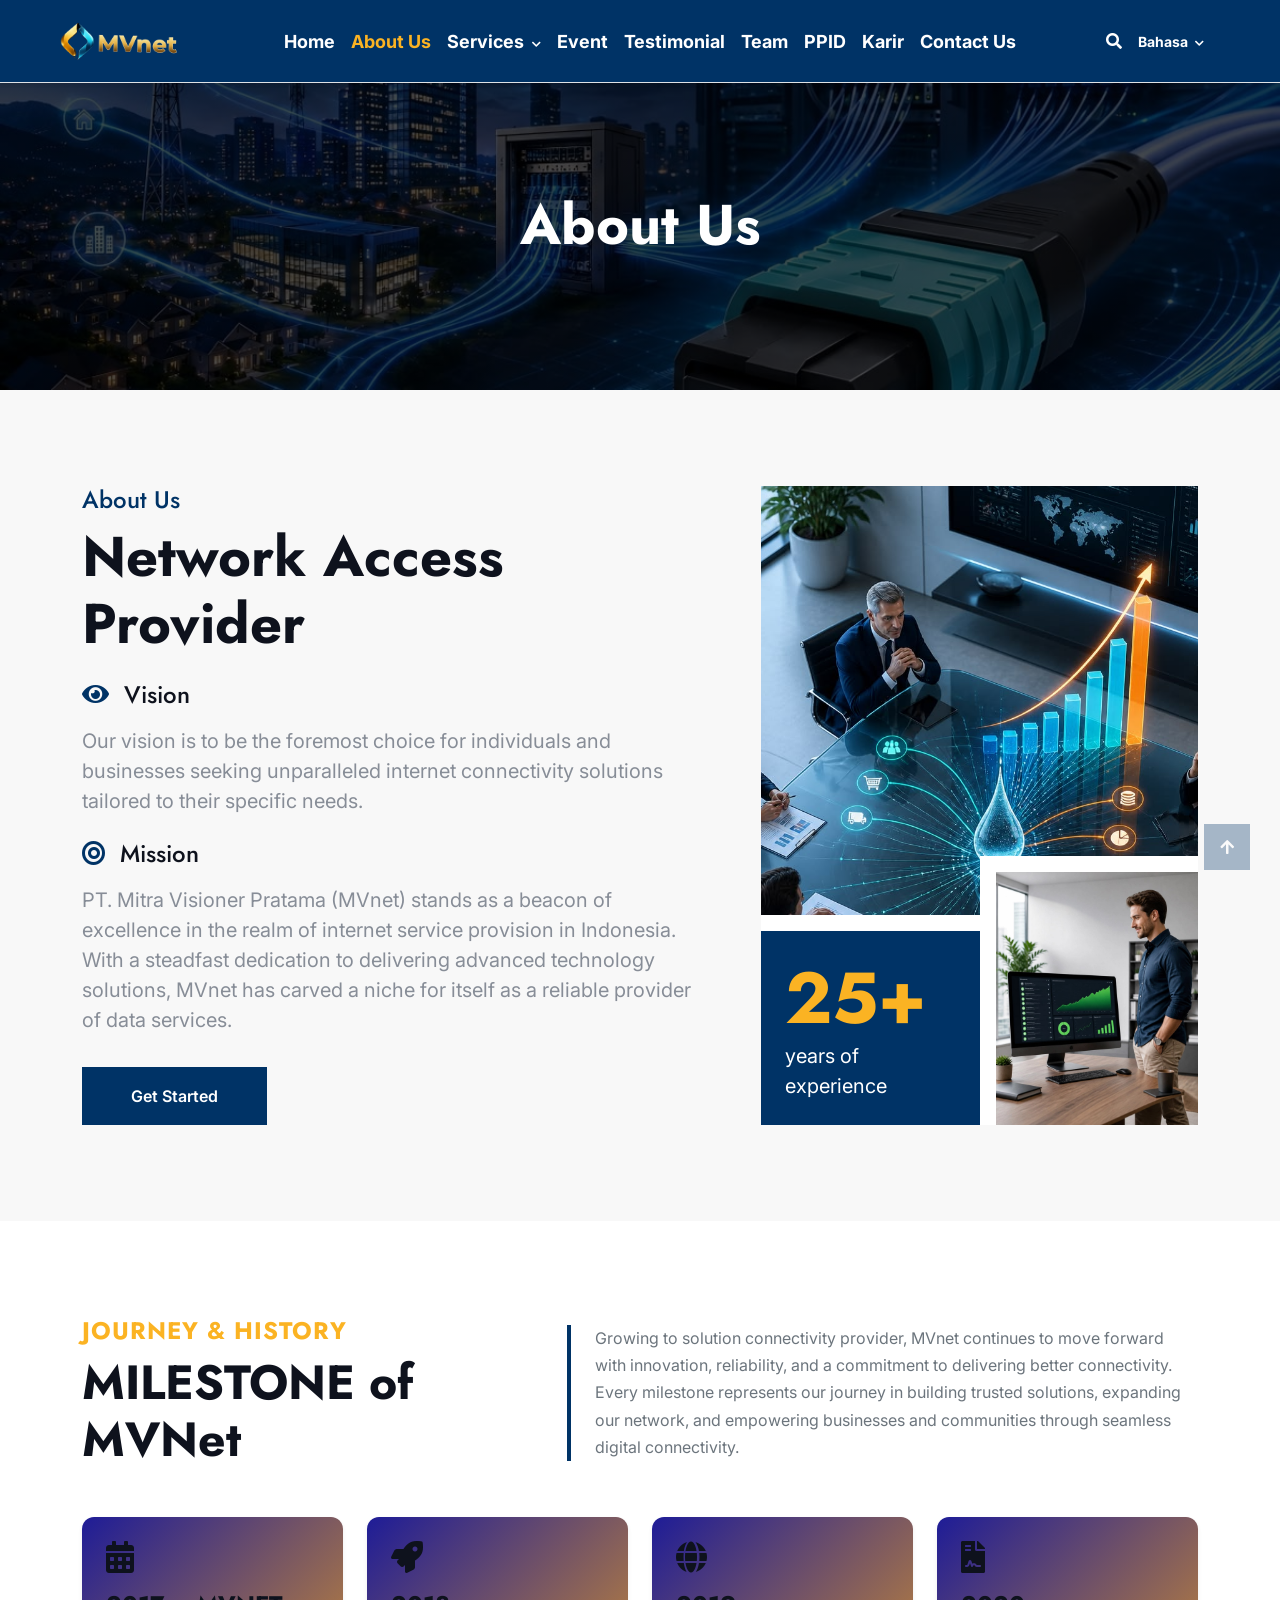
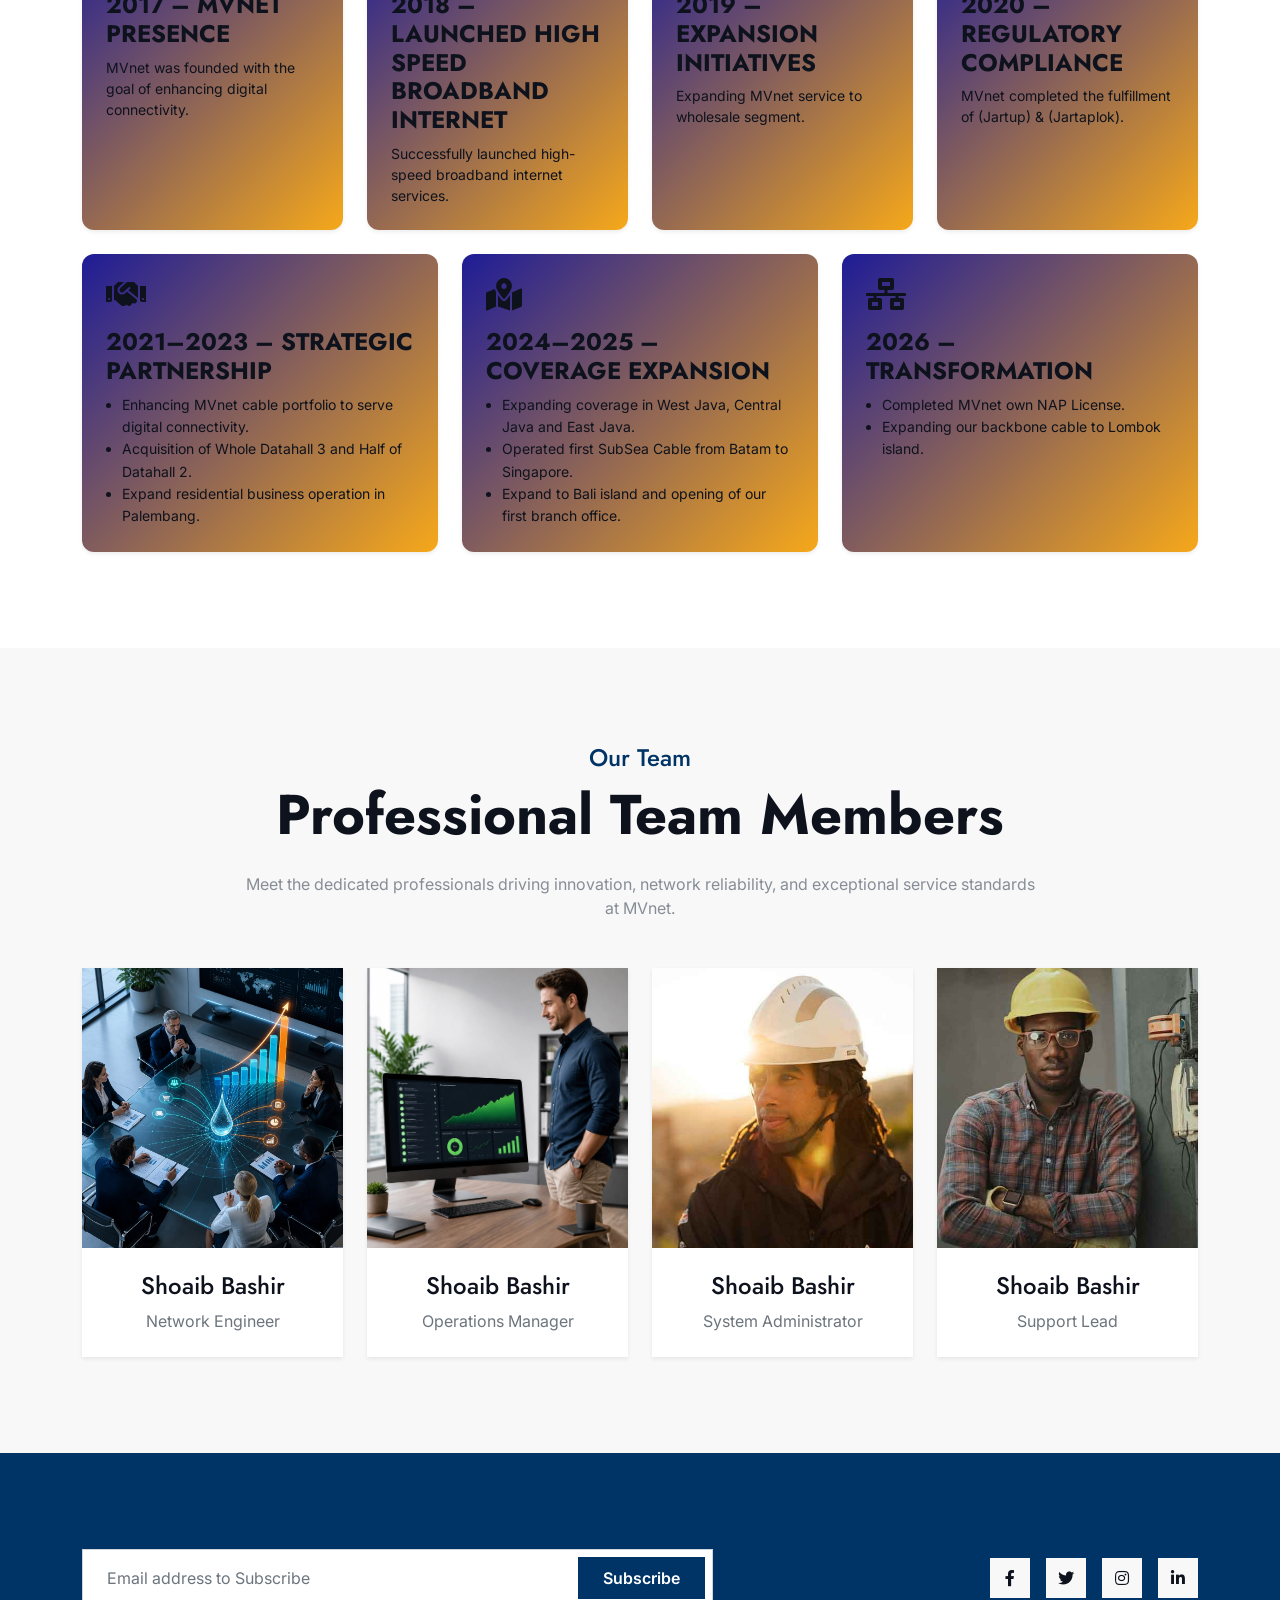
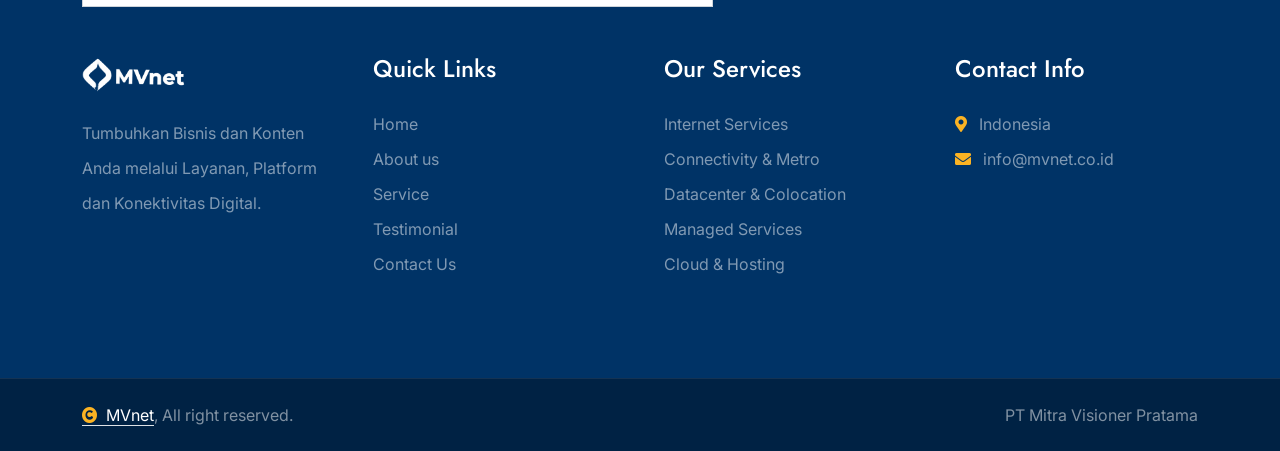
<file: about.html>
<!DOCTYPE html>
<html lang="en">

    <head>
        <meta charset="utf-8">
        <title>MVnet - Network Access Provider</title>
        <meta content="width=device-width, initial-scale=1.0" name="viewport">
        <meta content="" name="keywords">
        <meta content="" name="description">

        <!-- Google Web Fonts -->
        <link rel="preconnect" href="https://fonts.googleapis.com">
        <link rel="preconnect" href="https://fonts.gstatic.com" crossorigin>
        <link href="https://fonts.googleapis.com/css2?family=Inter:wght@100..900&family=Edu+TAS+Beginner:wght@400..700&family=Jost:ital,wght@0,100..900;1,100..900&display=swap" rel="stylesheet">

        <!-- Icon Font Stylesheet -->
        <link rel="stylesheet" href="https://use.fontawesome.com/releases/v5.15.4/css/all.css"/>
        <link href="https://cdn.jsdelivr.net/npm/bootstrap-icons@1.4.1/font/bootstrap-icons.css" rel="stylesheet">

        <!-- Libraries Stylesheet -->
        <link rel="stylesheet" href="lib/animate/animate.min.css"/>
        <link href="lib/owlcarousel/assets/owl.carousel.min.css" rel="stylesheet">

        <!-- Customized Bootstrap Stylesheet -->
        <link href="css/bootstrap.min.css" rel="stylesheet">

        <!-- Template Stylesheet -->
        <link href="css/style.css" rel="stylesheet">

        <style>
            /* Efek Warna Menu Navbar & Footer Menjadi #FBB323 saat Hover/Active */
            .nav .nav-link:hover,
            .nav .nav-link.active {
                color: #FBB323 !important;
                transition: color 0.2s ease-in-out;
            }
            
            /* Custom Milestone Card Design */
            .milestone-card {
                background: linear-gradient(135deg, #1e1c97 0%, #f6a81a 100%);
                border-radius: 12px;
                transition: transform 0.3s ease, box-shadow 0.3s ease;
            }
            .milestone-card:hover {
                background-color: #FBB323;
                border-color: #003366;
                color: #003366 !important; 
            }
            .fw-bold .mb-2 {
                color: #fff;
            }
               
            
        </style>
    </head>

    <body>

        <!-- Spinner Start -->
        <div id="spinner" class="show bg-white position-fixed translate-middle w-100 vh-100 top-50 start-50 d-flex align-items-center justify-content-center">
            <div class="spinner-border text-primary" style="width: 3rem; height: 3rem;" role="status">
                <span class="sr-only">Loading...</span>
            </div>
        </div>
        <!-- Spinner End -->

        <!-- Top Navbar Start -->
        <div class="container-fluid py-3 border-bottom sticky-top shadow-sm" style="background-color: #003366 !important;">
            <div class="container-fluid px-4 px-lg-5 d-flex align-items-center justify-content-between position-relative">
                
                <!-- Logo -->
                <div class="d-flex align-items-center">
                    <a href="index.html" class="navbar-brand d-flex align-items-center">
                        <img src="img/logo mvnet.png" alt="MVnet Logo" style="height: 40px; width: auto; object-fit: contain;">
                    </a>
                </div>

                <!-- Navigation Menu (Akan di-toggle oleh JS di Mobile) -->
                <div id="customMobileMenu" class="d-none d-lg-flex align-items-center custom-mobile-menu">
                    <!-- Tombol Close (Hanya muncul di Mobile saat menu terbuka) -->
                    <button class="btn text-white d-lg-none position-absolute top-0 end-0 m-3" id="closeMenuBtn" style="font-size: 24px;">
                        <i class="fa fa-times"></i>
                    </button>

                    <ul class="nav navbar-nav align-items-lg-center mb-0 flex-column flex-lg-row w-100 p-4 p-lg-0">
                        <li class="nav-item"><a href="index.html" class="nav-link text-white fw-bold small px-3 px-lg-2">Home</a></li>
                        <li class="nav-item"><a href="about.html" class="nav-link text-white fw-bold small px-3 px-lg-2 active">About Us</a></li>
                        
                        <!-- Services Dropdown (Hanya 1 Ikon Panah) -->
                        <li class="nav-item dropdown">
                            <a href="service.html" class="nav-link text-white fw-bold small px-3 px-lg-2" id="servicesDropdown" role="button" data-bs-toggle="dropdown" aria-expanded="false">
                                Services <i class="fa fa-chevron-down ms-1" style="font-size: 10px;"></i>
                            </a>
                            <div class="dropdown-menu p-4 shadow-lg" aria-labelledby="servicesDropdown">
                                <div class="row g-4">
                                    <!-- Kolom 1: Commercial -->
                                    <div class="col-md-6 border-end">
                                        <h6 class="text-uppercase fw-bold mb-3" style="color: #003366; font-size: 13px; letter-spacing: 0.5px;">
                                            <i class="fas fa-network-wired me-2" style="color: #FBB323;"></i> Commercial
                                        </h6>
                                        <ul class="list-unstyled mb-0">
                                            <li><a href="service.html#ServiceTab-1" class="dropdown-item dropdown-item-custom text-dark fw-bold small py-2 d-block text-decoration-none">IP Transit & MVIX</a></li>
                                            <li><a href="service.html#ServiceTab-1" class="dropdown-item dropdown-item-custom text-dark fw-bold small py-2 d-block text-decoration-none">Dedicated & Broadband</a></li>
                                            <li><a href="service.html#ServiceTab-1" class="dropdown-item dropdown-item-custom text-dark fw-bold small py-2 d-block text-decoration-none">Direct Connect</a></li>
                                        </ul>
                                    </div>
                                    <!-- Kolom 2: Residential & Industrial -->
                                    <div class="col-md-6">
                                        <h6 class="text-uppercase fw-bold mb-3" style="color: #003366; font-size: 13px; letter-spacing: 0.5px;">
                                            <i class="fas fa-building me-2" style="color: #FBB323;"></i> Residential & Industrial
                                        </h6>
                                        <ul class="list-unstyled mb-0">
                                            <li><a href="service.html#ServiceTab-2" class="dropdown-item dropdown-item-custom text-dark fw-bold small py-2 d-block text-decoration-none">Internet & Security (Residential)</a></li>
                                            <li><a href="service.html#ServiceTab-3" class="dropdown-item dropdown-item-custom text-dark fw-bold small py-2 d-block text-decoration-none">Factory & Cloud Solutions</a></li>
                                            <li><a href="service.html#ServiceTab-3" class="dropdown-item dropdown-item-custom text-dark fw-bold small py-2 d-block text-decoration-none">Datacenter & Colocation</a></li>
                                        </ul>
                                    </div>
                                </div>
                                <div class="dropdown-divider my-3"></div>
                                <div class="text-center">
                                    <a href="service.html" class="text-decoration-none fw-bold small" style="color: #003366;">Lihat Semua Layanan <i class="fa fa-arrow-right ms-1"></i></a>
                                </div>
                            </div>
                        </li>
                        <li class="nav-item"><a href="event.html" class="nav-link text-white fw-bold small px-3 px-lg-2">Event</a></li>
                        <li class="nav-item"><a href="testimonial.html" class="nav-link text-white fw-bold small px-3 px-lg-2">Testimonial</a></li>
                        <li class="nav-item"><a href="team.html" class="nav-link text-white fw-bold small px-3 px-lg-2">Team</a></li>
                        <li class="nav-item"><a href="#" class="nav-link text-white fw-bold small px-3 px-lg-2">PPID</a></li>
                        <li class="nav-item"><a href="#" class="nav-link text-white fw-bold small px-3 px-lg-2">Karir</a></li>
                        <li class="nav-item"><a href="contact.html" class="nav-link text-white fw-bold small px-3 px-lg-2">Contact Us</a></li>
                    </ul>
                </div>

                <!-- Right Action (Search, Language & Hamburger Button) -->
                <div class="d-flex align-items-center">
                    <a href="#" class="text-white me-3"><i class="fa fa-search"></i></a>
                    <a href="#" class="text-white fw-bold small text-decoration-none me-3 d-none d-sm-block">Bahasa <i class="fa fa-chevron-down ms-1" style="font-size: 10px;"></i></a>
                    
                    <!-- Tombol Hamburger (JavaScript Trigger) -->
                    <button id="openMenuBtn" class="btn btn-outline-light d-lg-none" style="padding: 2px 8px; border-color: rgba(255,255,255,0.3);">
                        <i class="fa fa-bars fs-5"></i>
                    </button>
                </div>

            </div>
        </div>
        <!-- Top Navbar End -->


        <!-- Header Start -->
        <div class="container-fluid bg-breadcrumb">
            <div class="container text-center py-5" style="max-width: 900px;">
                <h4 class="text-white display-4 mb-4 wow fadeInDown" data-wow-delay="0.1s">About Us</h4>
            </div>
        </div>
        <!-- Header End -->


        <!-- About Start -->
        <div class="container-fluid about bg-light py-5">
            <div class="container py-5">
                <div class="row g-5">
                    <div class="col-lg-7 wow fadeInLeft" data-wow-delay="0.2s">
                        <div class="h-100">
                            <h4 class="text-primary" style="color: #003366 !important;">About Us</h4>
                            <h1 class="display-4 mb-4">Network Access Provider</h1>
                            
                            <div class="mb-4">
                                <h4 class="mb-3">
                                    <i class="fas fa-eye text-primary me-2" style="color: #003366 !important;"></i> Vision
                                </h4>
                                <p class="mb-4 fs-5">
                                    Our vision is to be the foremost choice for individuals and businesses seeking unparalleled internet connectivity solutions tailored to their specific needs.
                                </p>
                            </div>

                            <div class="mb-4">
                                <h4 class="mb-3">
                                    <i class="fas fa-bullseye text-primary me-2" style="color: #003366 !important;"></i> Mission
                                </h4>
                                <p class="mb-4 fs-5">
                                    PT. Mitra Visioner Pratama (MVnet) stands as a beacon of excellence in the realm of internet service provision in Indonesia. With a steadfast dedication to delivering advanced technology solutions, MVnet has carved a niche for itself as a reliable provider of data services.
                                </p>
                            </div>
                            
                            <a class="btn btn-explore py-3 px-4 px-md-5 mt-2" href="about.html">Get Started</a>
                        </div>
                    </div>
                    <div class="col-lg-5 wow fadeInRight" data-wow-delay="0.2s">
                        <div class="position-relative h-100">
                            <img src="img/11.jpg" class="img-fluid w-100 h-100" style="object-fit: cover;" alt="">
                            <div class="bg-white">
                                <div class="position-absolute pt-3 bg-white" style="width: 50%; left: 0; bottom: 0;">
                                    <div class="bg-primary p-4" style="background-color: #003366 !important;">
                                        <h4 class="display-2 mb-0" style="color: #FBB323;">25+</h4>
                                        <p class="text-white fs-5 mb-0">years of experience</p>
                                    </div>
                                </div>
                                <div class="position-absolute p-3 bg-white pb-0 pe-0" style="width: 50%; bottom: 0; right: 0;">
                                    <img src="img/10.jpg" class="img-fluid" alt="">
                                </div>
                            </div>
                        </div>
                    </div>
                </div>
            </div>
        </div>
        <!-- About End -->


        <!-- Milestone Start -->
        <div class="container-fluid py-5 bg-white">
            <div class="container py-5">
                <div class="row g-5 align-items-center mb-5 wow fadeInUp" data-wow-delay="0.1s">
                    <div class="col-lg-5">
                        <h4 class="text-uppercase fw-bold" style="color: #FBB323; letter-spacing: 1px;">Journey & History</h4>
                        <h1 class="display-5 mb-0 fw-bold text-dark">MILESTONE of MVNet</h1>
                    </div>
                    <div class="col-lg-7">
                        <p class="mb-0 fs-6 text-muted border-start border-4 border-primary ps-4" style="line-height: 1.7;">
                            Growing to solution connectivity provider, MVnet continues to move forward with innovation, reliability, and a commitment to delivering better connectivity. Every milestone represents our journey in building trusted solutions, expanding our network, and empowering businesses and communities through seamless digital connectivity.
                        </p>
                    </div>
                </div>

                <div class="row g-4">
                    <div class="col-md-6 col-lg-3 wow fadeInUp" data-wow-delay="0.1s">
                        <div class="milestone-card p-4 h-100 d-flex flex-column text-dark shadow-sm">
                            <div class="mb-3">
                                <i class="fas fa-calendar-alt fa-2x text-dark"></i>
                            </div>
                            <h4 class="fw-bold mb-2">2017 – MVNET PRESENCE</h4>
                            <p class="mb-0 small text-dark opacity-75">MVnet was founded with the goal of enhancing digital connectivity.</p>
                        </div>
                    </div>
                    <div class="col-md-6 col-lg-3 wow fadeInUp" data-wow-delay="0.2s">
                        <div class="milestone-card p-4 h-100 d-flex flex-column text-dark shadow-sm">
                            <div class="mb-3">
                                <i class="fas fa-rocket fa-2x text-dark"></i>
                            </div>
                            <h4 class="fw-bold mb-2">2018 – LAUNCHED HIGH SPEED BROADBAND INTERNET</h4>
                            <p class="mb-0 small text-dark opacity-75">Successfully launched high-speed broadband internet services.</p>
                        </div>
                    </div>
                    <div class="col-md-6 col-lg-3 wow fadeInUp" data-wow-delay="0.3s">
                        <div class="milestone-card p-4 h-100 d-flex flex-column text-dark shadow-sm">
                            <div class="mb-3">
                                <i class="fas fa-globe fa-2x text-dark"></i>
                            </div>
                            <h4 class="fw-bold mb-2">2019 – EXPANSION INITIATIVES</h4>
                            <p class="mb-0 small text-dark opacity-75">Expanding MVnet service to wholesale segment.</p>
                        </div>
                    </div>
                    <div class="col-md-6 col-lg-3 wow fadeInUp" data-wow-delay="0.4s">
                        <div class="milestone-card p-4 h-100 d-flex flex-column text-dark shadow-sm">
                            <div class="mb-3">
                                <i class="fas fa-file-contract fa-2x text-dark"></i>
                            </div>
                            <h4 class="fw-bold mb-2">2020 – REGULATORY COMPLIANCE</h4>
                            <p class="mb-0 small text-dark opacity-75">MVnet completed the fulfillment of (Jartup) & (Jartaplok).</p>
                        </div>
                    </div>
                    <div class="col-md-6 col-lg-4 wow fadeInUp" data-wow-delay="0.5s">
                        <div class="milestone-card p-4 h-100 d-flex flex-column text-dark shadow-sm">
                            <div class="mb-3">
                                <i class="fas fa-handshake fa-2x text-dark"></i>
                            </div>
                            <h4 class="fw-bold mb-2">2021–2023 – STRATEGIC PARTNERSHIP</h4>
                            <ul class="small text-dark opacity-75 ps-3 mb-0" style="line-height: 1.6;">
                                <li>Enhancing MVnet cable portfolio to serve digital connectivity.</li>
                                <li>Acquisition of Whole Datahall 3 and Half of Datahall 2.</li>
                                <li>Expand residential business operation in Palembang.</li>
                            </ul>
                        </div>
                    </div>
                    <div class="col-md-6 col-lg-4 wow fadeInUp" data-wow-delay="0.6s">
                        <div class="milestone-card p-4 h-100 d-flex flex-column text-dark shadow-sm">
                            <div class="mb-3">
                                <i class="fas fa-map-marked-alt fa-2x text-dark"></i>
                            </div>
                            <h4 class="fw-bold mb-2">2024–2025 – COVERAGE EXPANSION</h4>
                            <ul class="small text-dark opacity-75 ps-3 mb-0" style="line-height: 1.6;">
                                <li>Expanding coverage in West Java, Central Java and East Java.</li>
                                <li>Operated first SubSea Cable from Batam to Singapore.</li>
                                <li>Expand to Bali island and opening of our first branch office.</li>
                            </ul>
                        </div>
                    </div>
                    <div class="col-md-6 col-lg-4 wow fadeInUp" data-wow-delay="0.7s">
                        <div class="milestone-card p-4 h-100 d-flex flex-column text-dark shadow-sm">
                            <div class="mb-3">
                                <i class="fas fa-network-wired fa-2x text-dark"></i>
                            </div>
                            <h4 class="fw-bold mb-2">2026 – TRANSFORMATION</h4>
                            <ul class="small text-dark opacity-75 ps-3 mb-0" style="line-height: 1.6;">
                                <li>Completed MVnet own NAP License.</li>
                                <li>Expanding our backbone cable to Lombok island.</li>
                            </ul>
                        </div>
                    </div>
                </div>
            </div>
        </div>
        <!-- Milestone End -->


        <!-- Team Start -->
        <div class="container-fluid team py-5 bg-light">
            <div class="container py-5">
                <div class="d-flex flex-column mx-auto text-center mb-5 wow fadeInUp" data-wow-delay="0.2s" style="max-width: 800px;">
                    <h4 class="text-primary" style="color: #003366 !important;">Our Team</h4>
                    <h1 class="display-4 mb-4">Professional Team Members</h1>
                    <p class="mb-0">Meet the dedicated professionals driving innovation, network reliability, and exceptional service standards at MVnet.</p>
                </div>
                <div class="row g-4">
                    <div class="col-md-6 col-lg-3 wow fadeInUp" data-wow-delay="0.2s">
                        <div class="team-item bg-white rounded shadow-sm overflow-hidden">
                            <div class="team-img position-relative">
                                <img src="img/11.jpg" class="img-fluid w-100" alt="" style="height: 280px; object-fit: cover;">
                                <div class="team-icon">
                                    <a class="btn btn-square btn-primary mb-2" href="" 
                                    ><i class="fab fa-facebook-f"></i></a>
                                    <a class="btn btn-square btn-primary mb-2" href="" 
                                    ><i class="fab fa-twitter"></i></a>
                                    <a class="btn btn-square btn-primary mb-2" href="" 
                                    ><i class="fab fa-instagram"></i></a>
                                    <a class="btn btn-square btn-primary mb-2" href="" 
                                    ><i class="fab fa-linkedin-in"></i></a>
                                </div>
                            </div>
                            <div class="team-content text-center p-4">
                                <h4>Shoaib Bashir</h4>
                                <p class="mb-0 text-muted">Network Engineer</p>
                            </div>
                        </div>
                    </div>
                    <div class="col-md-6 col-lg-3 wow fadeInUp" data-wow-delay="0.4s">
                        <div class="team-item bg-white rounded shadow-sm overflow-hidden">
                            <div class="team-img position-relative">
                                <img src="img/10.jpg" class="img-fluid w-100" alt="" style="height: 280px; object-fit: cover;">
                                <div class="team-icon">
                                    <a class="btn btn-square btn-primary mb-2" href="" 
                                    ><i class="fab fa-facebook-f"></i></a>
                                    <a class="btn btn-square btn-primary mb-2" href="" 
                                    ><i class="fab fa-twitter"></i></a>
                                    <a class="btn btn-square btn-primary mb-2" href="" 
                                    ><i class="fab fa-instagram"></i></a>
                                    <a class="btn btn-square btn-primary mb-2" href="" 
                                    ><i class="fab fa-linkedin-in"></i></a>
                                </div>
                            </div>
                            <div class="team-content text-center p-4">
                                <h4>Shoaib Bashir</h4>
                                <p class="mb-0 text-muted">Operations Manager</p>
                            </div>
                        </div>
                    </div>
                    <div class="col-md-6 col-lg-3 wow fadeInUp" data-wow-delay="0.6s">
                        <div class="team-item bg-white rounded shadow-sm overflow-hidden">
                            <div class="team-img position-relative">
                                <img src="img/team-3.jpg" class="img-fluid w-100" alt="" style="height: 280px; object-fit: cover;">
                                <div class="team-icon">
                                    <a class="btn btn-square btn-primary mb-2" href="" 
                                    ><i class="fab fa-facebook-f"></i></a>
                                    <a class="btn btn-square btn-primary mb-2" href="" 
                                    ><i class="fab fa-twitter"></i></a>
                                    <a class="btn btn-square btn-primary mb-2" href="" 
                                    ><i class="fab fa-instagram"></i></a>
                                    <a class="btn btn-square btn-primary mb-2" href="" 
                                    ><i class="fab fa-linkedin-in"></i></a>
                                </div>
                            </div>
                            <div class="team-content text-center p-4">
                                <h4>Shoaib Bashir</h4>
                                <p class="mb-0 text-muted">System Administrator</p>
                            </div>
                        </div>
                    </div>
                    <div class="col-md-6 col-lg-3 wow fadeInUp" data-wow-delay="0.8s">
                        <div class="team-item bg-white rounded shadow-sm overflow-hidden">
                            <div class="team-img position-relative">
                                <img src="img/team-4.jpg" class="img-fluid w-100" alt="" style="height: 280px; object-fit: cover;">
                                <div class="team-icon">
                                    <a class="btn btn-square btn-primary mb-2" href="" 
                                    ><i class="fab fa-facebook-f"></i></a>
                                    <a class="btn btn-square btn-primary mb-2" href="" 
                                    ><i class="fab fa-twitter"></i></a>
                                    <a class="btn btn-square btn-primary mb-2" href="" 
                                    ><i class="fab fa-instagram"></i></a>
                                    <a class="btn btn-square btn-primary mb-2" href="" 
                                    ><i class="fab fa-linkedin-in"></i></a>
                                </div>
                            </div>
                            <div class="team-content text-center p-4">
                                <h4>Shoaib Bashir</h4>
                                <p class="mb-0 text-muted">Support Lead</p>
                            </div>
                        </div>
                    </div>
                </div>
            </div>
        </div>
        <!-- Team End -->

        <!-- Footer Start -->
        <div class="container-fluid footer py-5 wow fadeIn" data-wow-delay="0.2s" style="background-color: #003366 !important;">
            <div class="container py-5">
                <div class="row g-5 mb-5 align-items-center">
                    <div class="col-lg-7">
                        <div class="position-relative mx-auto">
                            <input class="form-control w-100 py-3 ps-4 pe-5" type="text" placeholder="Email address to Subscribe">
                            <button type="button" class="btn btn-explore position-absolute top-0 end-0 py-2 px-4 mt-2 me-2">Subscribe</button>
                        </div>
                    </div>
                    <div class="col-lg-5">
                        <div class="d-flex align-items-center justify-content-center justify-content-lg-end">
                            <a class="btn btn-light btn-md-square me-3" href=""><i class="fab fa-facebook-f text-dark"></i></a>
                            <a class="btn btn-light btn-md-square me-3" href=""><i class="fab fa-twitter text-dark"></i></a>
                            <a class="btn btn-light btn-md-square me-3" href=""><i class="fab fa-instagram text-dark"></i></a>
                            <a class="btn btn-light btn-md-square me-0" href=""><i class="fab fa-linkedin-in text-dark"></i></a>
                        </div>
                    </div>
                </div>
                <div class="row g-5">
                    <div class="col-md-6 col-lg-6 col-xl-3">
                        <div class="footer-item d-flex flex-column">
                            <h3 class="text-white mb-4"><img src="img/logo mvnet.png" alt="Logo" style="height: 35px; width: auto; filter: brightness(0) invert(1);"></h3>
                            <p class="mb-3 text-white-50">Tumbuhkan Bisnis dan Konten Anda melalui Layanan, Platform dan Konektivitas Digital.</p>
                        </div>
                    </div>
                    <div class="col-md-6 col-lg-6 col-xl-3">
                        <div class="footer-item d-flex flex-column">
                            <h4 class="text-white mb-4">Quick Links</h4>
                            <a href="index.html" class="text-white-50"> Home</a>
                            <a href="about.html" class="text-white-50"> About us</a>
                            <a href="service.html" class="text-white-50"> Service</a>
                            <a href="testimonial.html" class="text-white-50"> Testimonial</a>
                            <a href="contact.html" class="text-white-50"> Contact Us</a>
                        </div>
                    </div>
                    <div class="col-md-6 col-lg-6 col-xl-3">
                        <div class="footer-item d-flex flex-column">
                            <h4 class="text-white mb-4">Our Services</h4>
                            <a href="service.html" class="text-white-50"> Internet Services</a>
                            <a href="service.html" class="text-white-50"> Connectivity & Metro</a>
                            <a href="service.html" class="text-white-50"> Datacenter & Colocation</a>
                            <a href="service.html" class="text-white-50"> Managed Services</a>
                            <a href="service.html" class="text-white-50"> Cloud & Hosting</a>
                        </div>
                    </div>
                    <div class="col-md-6 col-lg-6 col-xl-3">
                        <div class="footer-item d-flex flex-column">
                            <h4 class="text-white mb-4">Contact Info</h4>
                            <a href="#" class="text-white-50"><i class="fa fa-map-marker-alt me-2" style="color: #FBB323;"></i> Indonesia</a>
                            <a href="mailto:info@mvnet.co.id" class="text-white-50"><i class="fas fa-envelope me-2" style="color: #FBB323;"></i> info@mvnet.co.id</a>
                        </div>
                    </div>
                </div>
            </div>
        </div>
        <!-- Footer End -->

        
        <!-- Copyright Start -->
        <div class="container-fluid copyright py-4" style="background-color: #002244; color: #fff;">
            <div class="container">
                <div class="row g-4 align-items-center">
                    <div class="col-md-6 text-center text-md-start mb-md-0">
                        <span class="text-white-50"><a href="#" class="border-bottom text-white"><i class="fas fa-copyright me-2" style="color: #FBB323;"></i>MVnet</a>, All right reserved.</span>
                    </div>
                    <div class="col-md-6 text-center text-md-end text-white-50">
                        <span>PT Mitra Visioner Pratama</span>
                    </div>
                </div>
            </div>
        </div>
        <!-- Copyright End -->


        <!-- Back to Top -->
        <a href="#" class="btn btn-explore btn-lg-square back-to-top" 
        ><i class="fa fa-arrow-up"></i></a>   

        
        <!-- JavaScript Libraries -->
        <script src="https://ajax.googleapis.com/ajax/libs/jquery/3.6.4/jquery.min.js"></script>
        <script src="https://cdn.jsdelivr.net/npm/bootstrap@5.0.0/dist/js/bootstrap.bundle.min.js"></script>
        <script src="lib/wow/wow.min.js"></script>
        <script src="lib/easing/easing.min.js"></script>
        <script src="lib/waypoints/waypoints.min.js"></script>
        <script src="lib/owlcarousel/owl.carousel.min.js"></script>
        

        <!-- Template Javascript -->
        <script src="js/main.js"></script>
    </body>

</html>
</file>
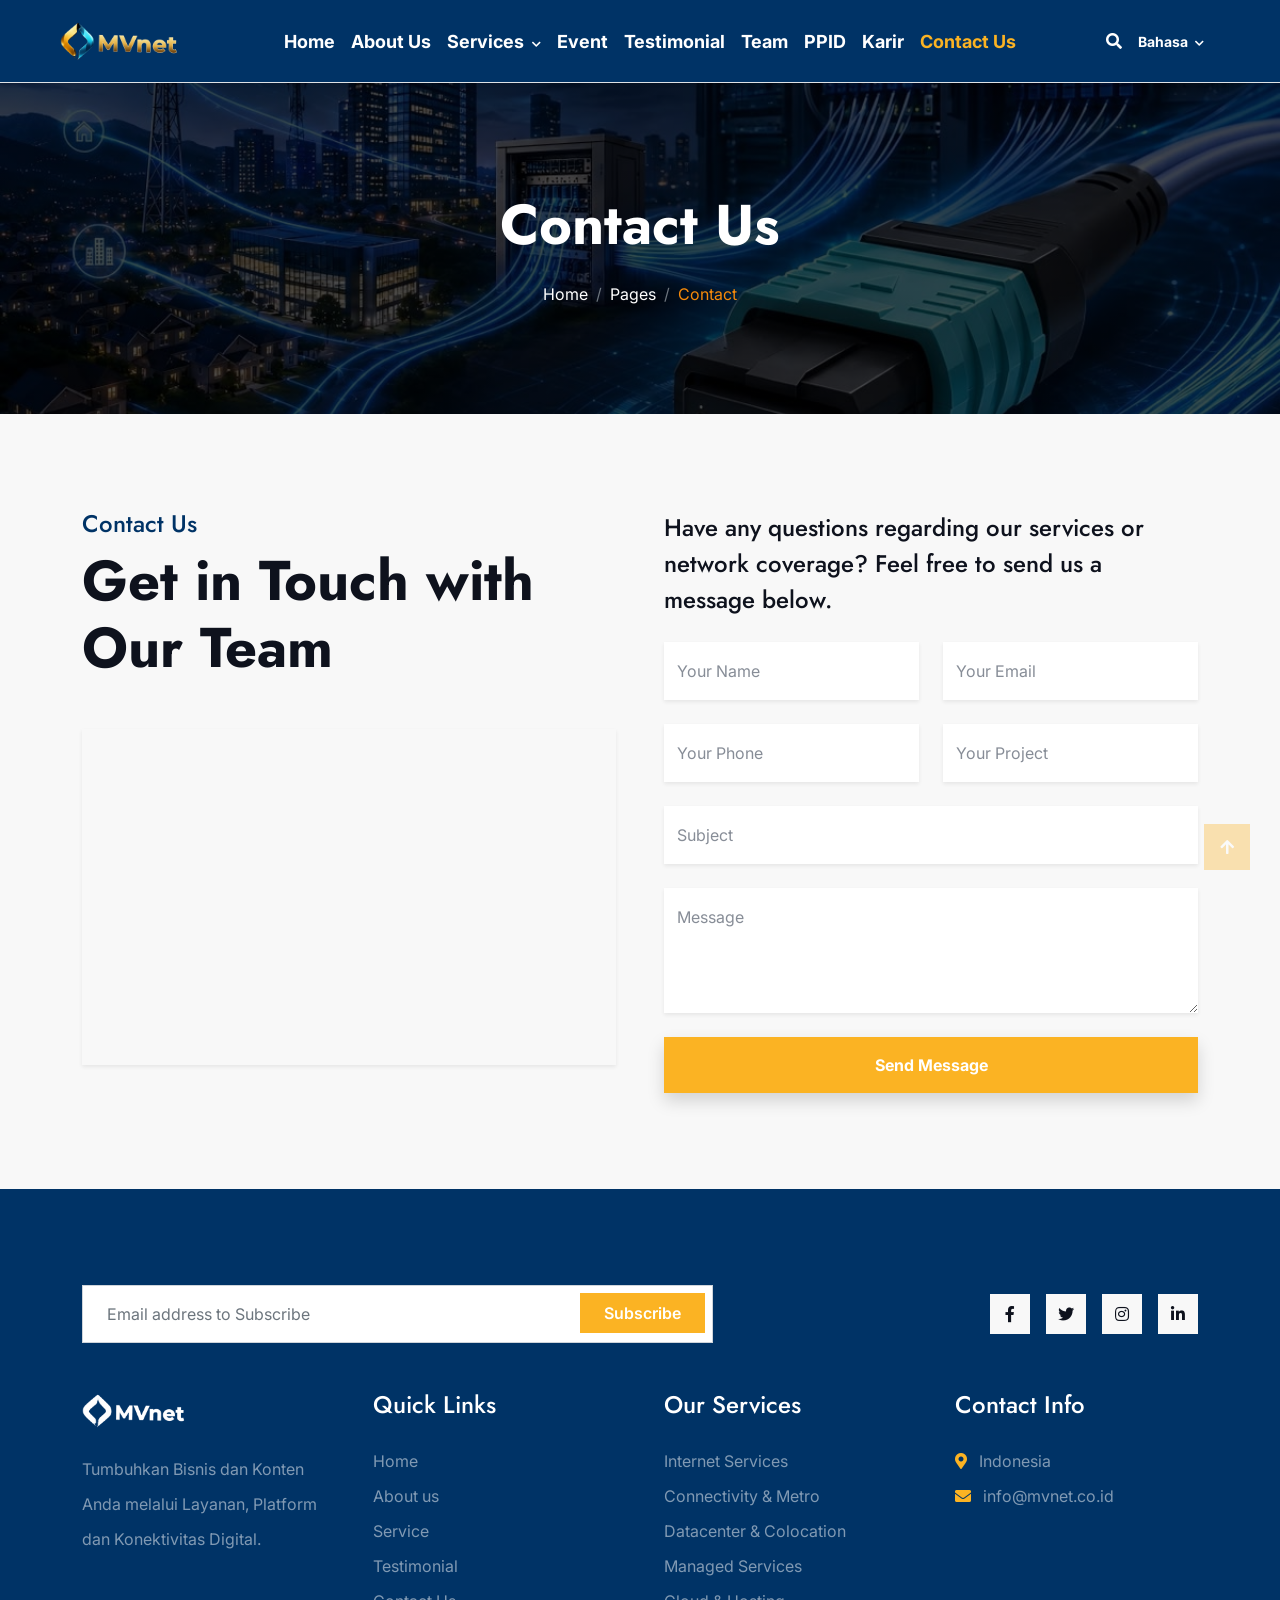
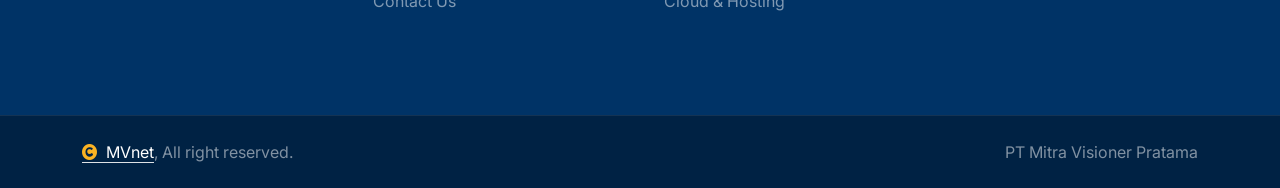
<file: contact.html>
<!DOCTYPE html>
<html lang="en">

    <head>
        <meta charset="utf-8">
        <title>MVnet - Network Access Provider</title>
        <meta content="width=device-width, initial-scale=1.0" name="viewport">
        <meta content="" name="keywords">
        <meta content="" name="description">

        <!-- Google Web Fonts -->
        <link rel="preconnect" href="https://fonts.googleapis.com">
        <link rel="preconnect" href="https://fonts.gstatic.com" crossorigin>
        <link href="https://fonts.googleapis.com/css2?family=Inter:wght@100..900&family=Edu+TAS+Beginner:wght@400..700&family=Jost:ital,wght@0,100..900;1,100..900&display=swap" rel="stylesheet">

        <!-- Icon Font Stylesheet -->
        <link rel="stylesheet" href="https://use.fontawesome.com/releases/v5.15.4/css/all.css"/>
        <link href="https://cdn.jsdelivr.net/npm/bootstrap-icons@1.4.1/font/bootstrap-icons.css" rel="stylesheet">

        <!-- Libraries Stylesheet -->
        <link rel="stylesheet" href="lib/animate/animate.min.css"/>
        <link href="lib/owlcarousel/assets/owl.carousel.min.css" rel="stylesheet">

        <!-- Customized Bootstrap Stylesheet -->
        <link href="css/bootstrap.min.css" rel="stylesheet">

        <!-- Template Stylesheet -->
        <link href="css/style.css" rel="stylesheet">

        <style>
            /* Efek Warna Menu Navbar & Footer Menjadi #FBB323 saat Hover/Active */
            .nav .nav-link:hover,
            .nav .nav-link.active {
                color: #FBB323 !important;
                transition: color 0.2s ease-in-out;
            }

            /* Dropdown / Mega Menu Styling */
            .navbar-nav .dropdown {
                position: relative;
            }
            .navbar-nav .dropdown-menu {
                display: none;
                position: absolute;
                top: 100%;
                left: 0;
                background: #ffffff;
                border-radius: 12px;
                box-shadow: 0 15px 35px rgba(0, 0, 0, 0.15);
                border: none;
                padding: 20px;
                min-width: 550px;
                margin-top: 10px;
                z-index: 1000;
            }
            .navbar-nav .dropdown:hover .dropdown-menu {
                display: block;
                animation: fadeInDown 0.3s ease;
            }
            @keyframes fadeInDown {
                from {
                    opacity: 0;
                    transform: translateY(10px);
                }
                to {
                    opacity: 1;
                    transform: translateY(0);
                }
            }
            .dropdown-item-custom {
                border-radius: 8px;
                transition: all 0.2s ease;
                padding: 10px 15px;
            }
            .dropdown-item-custom:hover {
                background-color: #f8f9fa;
                color: #003366 !important;
                transform: translateX(5px);
            }
        </style>
    </head>

    <body>

        <!-- Spinner Start -->
        <div id="spinner" class="show bg-white position-fixed translate-middle w-100 vh-100 top-50 start-50 d-flex align-items-center justify-content-center">
            <div class="spinner-border text-primary" style="width: 3rem; height: 3rem;" role="status">
                <span class="sr-only">Loading...</span>
            </div>
        </div>
        <!-- Spinner End -->

        <!-- Top Navbar Start -->
        <div class="container-fluid py-3 border-bottom sticky-top shadow-sm" style="background-color: #003366 !important;">
            <div class="container-fluid px-4 px-lg-5 d-flex align-items-center justify-content-between position-relative">
                
                <!-- Logo -->
                <div class="d-flex align-items-center">
                    <a href="index.html" class="navbar-brand d-flex align-items-center">
                        <img src="img/logo mvnet.png" alt="MVnet Logo" style="height: 40px; width: auto; object-fit: contain;">
                    </a>
                </div>

                <!-- Navigation Menu (Akan di-toggle oleh JS di Mobile) -->
                <div id="customMobileMenu" class="d-none d-lg-flex align-items-center custom-mobile-menu">
                    <!-- Tombol Close (Hanya muncul di Mobile saat menu terbuka) -->
                    <button class="btn text-white d-lg-none position-absolute top-0 end-0 m-3" id="closeMenuBtn" style="font-size: 24px;">
                        <i class="fa fa-times"></i>
                    </button>

                    <ul class="nav navbar-nav align-items-lg-center mb-0 flex-column flex-lg-row w-100 p-4 p-lg-0">
                        <li class="nav-item"><a href="index.html" class="nav-link text-white fw-bold small px-3 px-lg-2">Home</a></li>
                        <li class="nav-item"><a href="about.html" class="nav-link text-white fw-bold small px-3 px-lg-2">About Us</a></li>
                        
                        <!-- Services Dropdown (Mega Menu ke Bawah dan Menyamping) -->
                        <li class="nav-item dropdown">
                            <a href="service.html" class="nav-link text-white fw-bold small px-3 px-lg-2" id="servicesDropdown" role="button" data-bs-toggle="dropdown" aria-expanded="false">
                                Services <i class="fa fa-chevron-down ms-1" style="font-size: 10px;"></i>
                            </a>
                            <div class="dropdown-menu p-4 shadow-lg" aria-labelledby="servicesDropdown">
                                <div class="row g-4">
                                    <!-- Kolom 1: Commercial -->
                                    <div class="col-md-6 border-end">
                                        <h6 class="text-uppercase fw-bold mb-3" style="color: #003366; font-size: 13px; letter-spacing: 0.5px;">
                                            <i class="fas fa-network-wired me-2" style="color: #FBB323;"></i> Commercial
                                        </h6>
                                        <ul class="list-unstyled mb-0">
                                            <li><a href="service.html#ServiceTab-1" class="dropdown-item dropdown-item-custom text-dark fw-bold small py-2 d-block text-decoration-none">IP Transit & MVIX</a></li>
                                            <li><a href="service.html#ServiceTab-1" class="dropdown-item dropdown-item-custom text-dark fw-bold small py-2 d-block text-decoration-none">Dedicated & Broadband</a></li>
                                            <li><a href="service.html#ServiceTab-1" class="dropdown-item dropdown-item-custom text-dark fw-bold small py-2 d-block text-decoration-none">Direct Connect</a></li>
                                        </ul>
                                    </div>
                                    <!-- Kolom 2: Residential & Industrial -->
                                    <div class="col-md-6">
                                        <h6 class="text-uppercase fw-bold mb-3" style="color: #003366; font-size: 13px; letter-spacing: 0.5px;">
                                            <i class="fas fa-building me-2" style="color: #FBB323;"></i> Residential & Industrial
                                        </h6>
                                        <ul class="list-unstyled mb-0">
                                            <li><a href="service.html#ServiceTab-2" class="dropdown-item dropdown-item-custom text-dark fw-bold small py-2 d-block text-decoration-none">Internet & Security (Residential)</a></li>
                                            <li><a href="service.html#ServiceTab-3" class="dropdown-item dropdown-item-custom text-dark fw-bold small py-2 d-block text-decoration-none">Factory & Cloud Solutions</a></li>
                                            <li><a href="service.html#ServiceTab-3" class="dropdown-item dropdown-item-custom text-dark fw-bold small py-2 d-block text-decoration-none">Datacenter & Colocation</a></li>
                                        </ul>
                                    </div>
                                </div>
                                <div class="dropdown-divider my-3"></div>
                                <div class="text-center">
                                    <a href="service.html" class="text-decoration-none fw-bold small" style="color: #003366;">Lihat Semua Layanan <i class="fa fa-arrow-right ms-1"></i></a>
                                </div>
                            </div>
                        </li>
                        <li class="nav-item"><a href="event.html" class="nav-link text-white fw-bold small px-3 px-lg-2">Event</a></li>
                        <li class="nav-item"><a href="testimonial.html" class="nav-link text-white fw-bold small px-3 px-lg-2">Testimonial</a></li>
                        <li class="nav-item"><a href="team.html" class="nav-link text-white fw-bold small px-3 px-lg-2">Team</a></li>
                        <li class="nav-item"><a href="#" class="nav-link text-white fw-bold small px-3 px-lg-2">PPID</a></li>
                        <li class="nav-item"><a href="#" class="nav-link text-white fw-bold small px-3 px-lg-2">Karir</a></li>
                        <li class="nav-item"><a href="contact.html" class="nav-link text-white fw-bold small px-3 px-lg-2 active">Contact Us</a></li>
                    </ul>
                </div>

                <!-- Right Action (Search, Language & Hamburger Button) -->
                <div class="d-flex align-items-center">
                    <a href="#" class="text-white me-3"><i class="fa fa-search"></i></a>
                    <a href="#" class="text-white fw-bold small text-decoration-none me-3 d-none d-sm-block">Bahasa <i class="fa fa-chevron-down ms-1" style="font-size: 10px;"></i></a>
                    
                    <!-- Tombol Hamburger (JavaScript Trigger) -->
                    <button id="openMenuBtn" class="btn btn-outline-light d-lg-none" style="padding: 2px 8px; border-color: rgba(255,255,255,0.3);">
                        <i class="fa fa-bars fs-5"></i>
                    </button>
                </div>

            </div>
        </div>
        <!-- Top Navbar End -->


        <!-- Header Start -->
        <div class="container-fluid bg-breadcrumb">
            <div class="container text-center py-5" style="max-width: 900px;">
                <h4 class="text-white display-4 mb-4 wow fadeInDown" data-wow-delay="0.1s">Contact Us</h4>
                <ol class="breadcrumb d-flex justify-content-center mb-0 wow fadeInDown" data-wow-delay="0.3s">
                    <li class="breadcrumb-item"><a href="index.html">Home</a></li>
                    <li class="breadcrumb-item"><a href="#">Pages</a></li>
                    <li class="breadcrumb-item active text-primary">Contact</li>
                </ol>    
            </div>
        </div>
        <!-- Header End -->


        <!-- Contact Start -->
        <div class="container-fluid contact bg-light py-5">
            <div class="container py-5">
                <div class="row g-5">
                    <div class="col-lg-6 wow fadeInLeft" data-wow-delay="0.2s">
                        <div>
                            <h4 class="text-primary" style="color: #003366 !important;">Contact Us</h4>
                            <h1 class="display-4 mb-5">Get in Touch with Our Team</h1>
                            <div class="h-100 overflow-hidden shadow-sm rounded">
                                <iframe class="w-100 border-0" style="height: 330px;" src="https://www.google.com/maps/embed?pb=!1m18!1m12!1m3!1d3966.289887754321!2d106.8229!3d-6.2293!2m3!1f0!2f0!3f0!3m2!1i1024!2i768!4f13.1!3m3!1m2!1s0x0%3A0x0!2zNsKwMTMnNDUuOCJTIDEwNsKwNDknMjIuNCJF!5e0!3m2!1sen!2sid!4v1694259649153!5m2!1sen!2sid" 
                                loading="lazy" referrerpolicy="no-referrer-when-downgrade"></iframe>
                            </div>
                        </div>
                    </div>
                    <div class="col-lg-6 wow fadeInRight" data-wow-delay="0.4s">
                        <div>
                            <h4 class="lh-base mb-4">Have any questions regarding our services or network coverage? Feel free to send us a message below.</h4>
                            <form id="contactForm">
                                <div class="row g-4">
                                    <div class="col-lg-12 col-xl-6">
                                        <div class="form-floating">
                                            <input type="text" class="form-control border-0 shadow-sm" id="name" name="name" placeholder="Your Name" required>
                                            <label for="name">Your Name</label>
                                        </div>
                                    </div>
                                    <div class="col-lg-12 col-xl-6">
                                        <div class="form-floating">
                                            <input type="email" class="form-control border-0 shadow-sm" id="email" name="email" placeholder="Your Email" required>
                                            <label for="email">Your Email</label>
                                        </div>
                                    </div>
                                    <div class="col-lg-12 col-xl-6">
                                        <div class="form-floating">
                                            <input type="tel" class="form-control border-0 shadow-sm" id="phone" name="phone" placeholder="Phone">
                                            <label for="phone">Your Phone</label>
                                        </div>
                                    </div>
                                    <div class="col-lg-12 col-xl-6">
                                        <div class="form-floating">
                                            <input type="text" class="form-control border-0 shadow-sm" id="project" name="project" placeholder="Project">
                                            <label for="project">Your Project</label>
                                        </div>
                                    </div>
                                    <div class="col-12">
                                        <div class="form-floating">
                                            <input type="text" class="form-control border-0 shadow-sm" id="subject" name="subject" placeholder="Subject" required>
                                            <label for="subject">Subject</label>
                                        </div>
                                    </div>
                                    <div class="col-12">
                                        <div class="form-floating">
                                            <textarea class="form-control border-0 shadow-sm" placeholder="Leave a message here" id="message" name="message" style="height: 125px" required></textarea>
                                            <label for="message">Message</label>
                                        </div>
                                    </div>
                                    <div class="col-12">
                                        <button type="submit" class="btn btn-primary w-100 py-3 fw-bold text-white shadow" style="background-color: #FBB323; border-color: #FBB323;">Send Message</button>
                                    </div>
                                </div>
                            </form>
                        </div>
                    </div>
                </div>
            </div>
        </div>
        <!-- Contact End -->

        <!-- Footer Start (Background #003366) -->
        <div class="container-fluid footer py-5 wow fadeIn" data-wow-delay="0.2s" style="background-color: #003366 !important;">
            <div class="container py-5">
                <div class="row g-5 mb-5 align-items-center">
                    <div class="col-lg-7">
                        <div class="position-relative mx-auto">
                            <input class="form-control w-100 py-3 ps-4 pe-5" type="text" placeholder="Email address to Subscribe">
                            <button type="button" class="btn btn-primary position-absolute top-0 end-0 py-2 px-4 mt-2 me-2" style="background-color: #FBB323; border-color: #FBB323;">Subscribe</button>
                        </div>
                    </div>
                    <div class="col-lg-5">
                        <div class="d-flex align-items-center justify-content-center justify-content-lg-end">
                            <a class="btn btn-light btn-md-square me-3" href=""><i class="fab fa-facebook-f text-dark"></i></a>
                            <a class="btn btn-light btn-md-square me-3" href=""><i class="fab fa-twitter text-dark"></i></a>
                            <a class="btn btn-light btn-md-square me-3" href=""><i class="fab fa-instagram text-dark"></i></a>
                            <a class="btn btn-light btn-md-square me-0" href=""><i class="fab fa-linkedin-in text-dark"></i></a>
                        </div>
                    </div>
                </div>
                <div class="row g-5">
                    <div class="col-md-6 col-lg-6 col-xl-3">
                        <div class="footer-item d-flex flex-column">
                            <div class="footer-item">
                                <h3 class="text-white mb-4"><img src="img/logo mvnet.png" alt="Logo" style="height: 35px; width: auto; filter: brightness(0) invert(1);"></h3>
                                <p class="mb-3 text-white-50">Tumbuhkan Bisnis dan Konten Anda melalui Layanan, Platform dan Konektivitas Digital.</p>
                            </div>
                        </div>
                    </div>
                    <div class="col-md-6 col-lg-6 col-xl-3">
                        <div class="footer-item d-flex flex-column">
                            <h4 class="text-white mb-4">Quick Links</h4>
                            <a href="index.html" class="text-white-50"> Home</a>
                            <a href="about.html" class="text-white-50"> About us</a>
                            <a href="service.html" class="text-white-50"> Service</a>
                            <a href="testimonial.html" class="text-white-50"> Testimonial</a>
                            <a href="contact.html" class="text-white-50"> Contact Us</a>
                        </div>
                    </div>
                    <div class="col-md-6 col-lg-6 col-xl-3">
                        <div class="footer-item d-flex flex-column">
                            <h4 class="text-white mb-4">Our Services</h4>
                            <a href="service.html" class="text-white-50"> Internet Services</a>
                            <a href="service.html" class="text-white-50"> Connectivity & Metro</a>
                            <a href="service.html" class="text-white-50"> Datacenter & Colocation</a>
                            <a href="service.html" class="text-white-50"> Managed Services</a>
                            <a href="service.html" class="text-white-50"> Cloud & Hosting</a>
                        </div>
                    </div>
                    <div class="col-md-6 col-lg-6 col-xl-3">
                        <div class="footer-item d-flex flex-column">
                            <h4 class="text-white mb-4">Contact Info</h4>
                            <a href="#" class="text-white-50"><i class="fa fa-map-marker-alt me-2" style="color: #FBB323;"></i> Indonesia</a>
                            <a href="mailto:info@mvnet.co.id" class="text-white-50"><i class="fas fa-envelope me-2" style="color: #FBB323;"></i> info@mvnet.co.id</a>
                        </div>
                    </div>
                </div>
            </div>
        </div>
        <!-- Footer End -->

        
        <!-- Copyright Start -->
        <div class="container-fluid copyright py-4" style="background-color: #002244; color: #fff;">
            <div class="container">
                <div class="row g-4 align-items-center">
                    <div class="col-md-6 text-center text-md-start mb-md-0">
                        <span class="text-white-50"><a href="#" class="border-bottom text-white"><i class="fas fa-copyright me-2" style="color: #FBB323;"></i>MVnet</a>, All right reserved.</span>
                    </div>
                    <div class="col-md-6 text-center text-md-end text-white-50">
                        <span>PT Mitra Visioner Pratama</span>
                    </div>
                </div>
            </div>
        </div>
        <!-- Copyright End -->


        <!-- Back to Top -->
        <a href="#" class="btn btn-primary btn-lg-square back-to-top" style="background-color: #FBB323; border-color: #FBB323;"><i class="fa fa-arrow-up"></i></a>   

        
        <!-- JavaScript Libraries -->
        <script src="https://ajax.googleapis.com/ajax/libs/jquery/3.6.4/jquery.min.js"></script>
        <script src="https://cdn.jsdelivr.net/npm/bootstrap@5.0.0/dist/js/bootstrap.bundle.min.js"></script>
        <script src="lib/wow/wow.min.js"></script>
        <script src="lib/easing/easing.min.js"></script>
        <script src="lib/waypoints/waypoints.min.js"></script>
        <script src="lib/owlcarousel/owl.carousel.min.js"></script>
        

        <!-- Template Javascript -->
        <script src="js/main.js"></script>
        
        <!-- Optional Form Handling Script -->
        <script>
            $('#contactForm').on('submit', function(e) {
                e.preventDefault();
                alert('Thank you! Your message has been sent successfully to the MVnet team.');
                this.reset();
            });
        </script>
    </body>

</html>
</file>
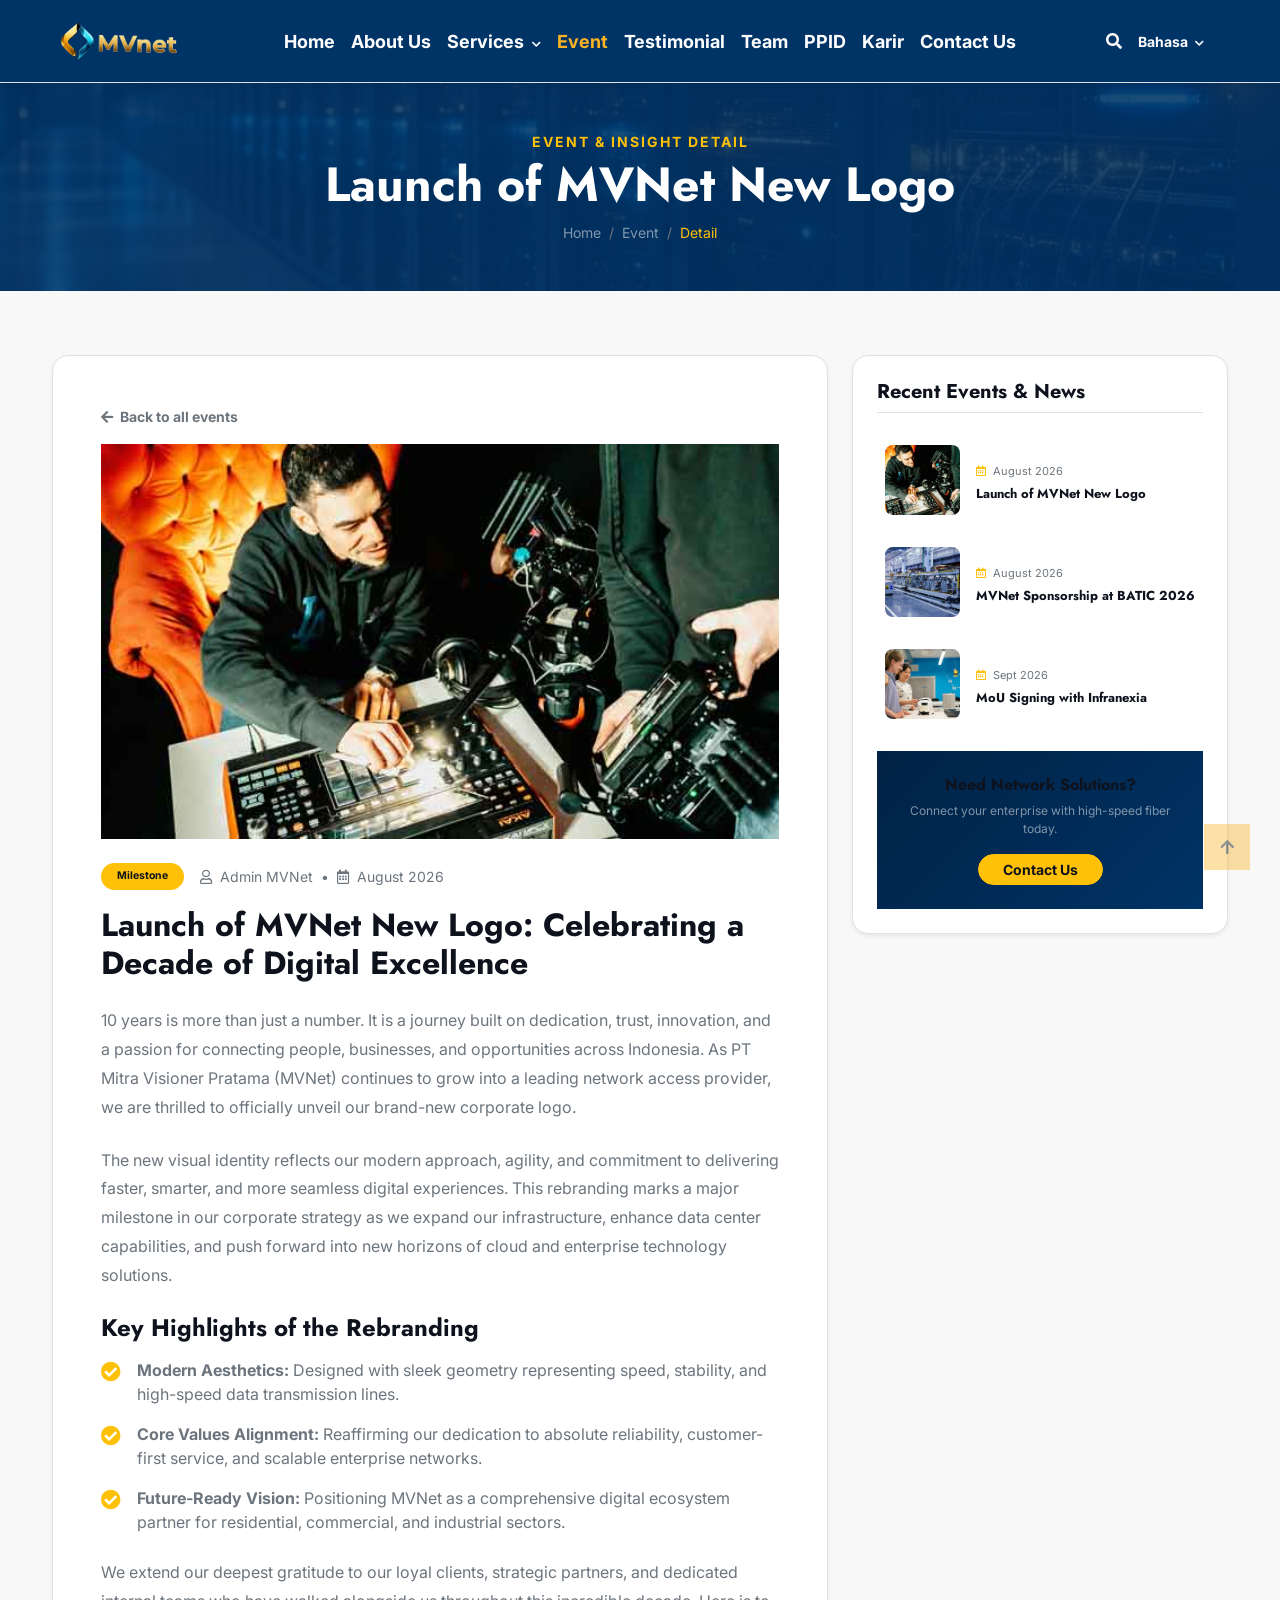
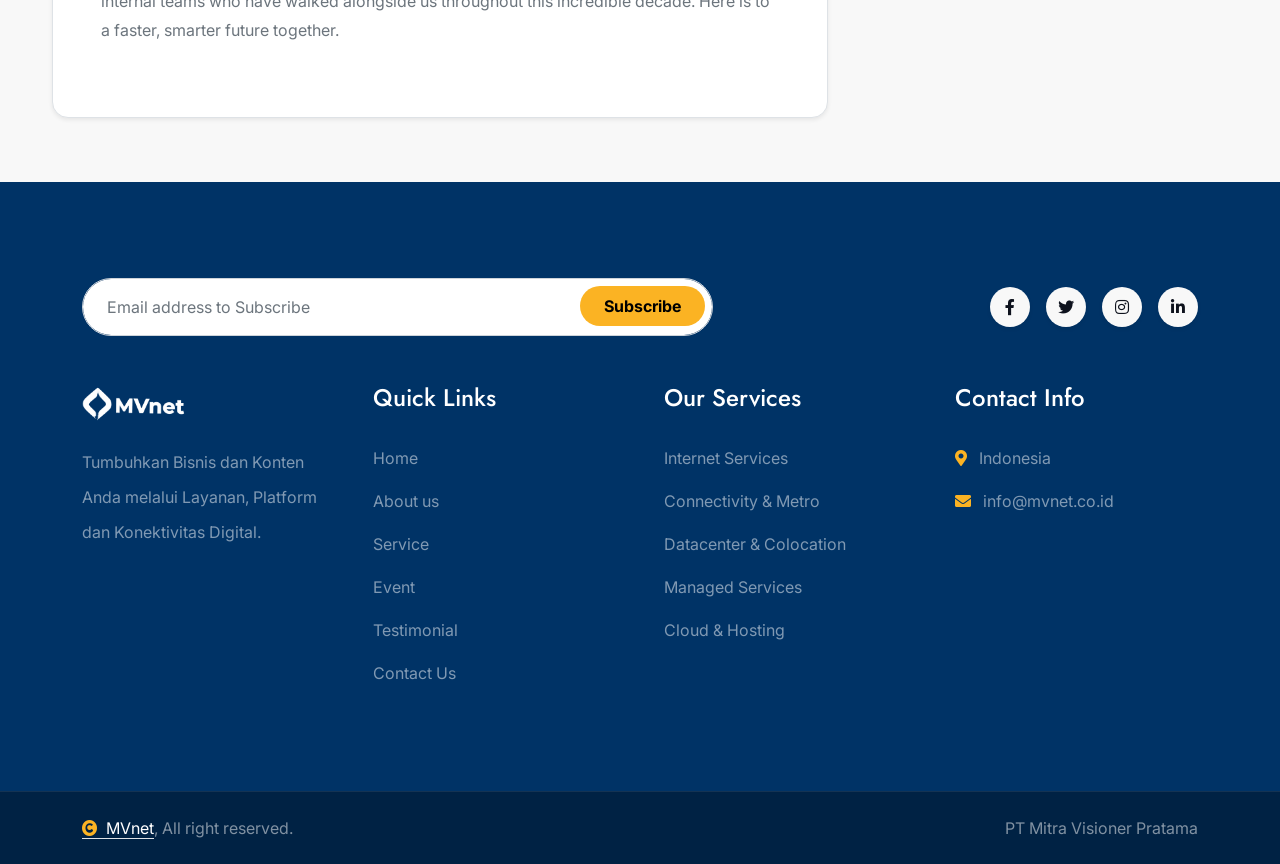
<file: event-detail.html>
<!DOCTYPE html>
<html lang="en">

    <head>
        <meta charset="utf-8">
        <title>MVnet - Event Detail & Insights</title>
        <meta content="width=device-width, initial-scale=1.0" name="viewport">
        <meta content="" name="keywords">
        <meta content="" name="description">

        <!-- Google Web Fonts -->
        <link rel="preconnect" href="https://fonts.googleapis.com">
        <link rel="preconnect" href="https://fonts.gstatic.com" crossorigin>
        <link href="https://fonts.googleapis.com/css2?family=Inter:wght@100..900&family=Jost:ital,wght@0,100..900;1,100..900&display=swap" rel="stylesheet">

        <!-- Icon Font Stylesheet -->
        <link rel="stylesheet" href="https://use.fontawesome.com/releases/v5.15.4/css/all.css"/>
        <link href="https://cdn.jsdelivr.net/npm/bootstrap-icons@1.4.1/font/bootstrap-icons.css" rel="stylesheet">

        <!-- Libraries Stylesheet -->
        <link rel="stylesheet" href="lib/animate/animate.min.css"/>
        <link href="lib/owlcarousel/assets/owl.carousel.min.css" rel="stylesheet">

        <!-- Customized Bootstrap Stylesheet -->
        <link href="css/bootstrap.min.css" rel="stylesheet">

        <!-- Template Stylesheet -->
        <link href="css/style.css" rel="stylesheet">

        <style>
            /* Custom Inline Enhancements for Magazine Sidebar Items */
            .sidebar-item img {
                width: 75px;
                height: 70px;
                object-fit: cover;
                border-radius: 8px;
                flex-shrink: 0;
            }
            .sidebar-item:hover h6 {
                color: #FBB323 !important;
                transition: color 0.2s ease-in-out;
            }
            .dropdown-item-custom:hover {
                background-color: #f8f9fa;
                color: #003366 !important;
                padding-left: 1rem !important;
                transition: all 0.2s ease-in-out;
            }
        </style>
    </head>

    <body>

        <!-- Spinner Start -->
        <div id="spinner" class="show bg-white position-fixed translate-middle w-100 vh-100 top-50 start-50 d-flex align-items-center justify-content-center">
            <div class="spinner-border text-primary" style="width: 3rem; height: 3rem;" role="status">
                <span class="sr-only">Loading...</span>
            </div>
        </div>
        <!-- Spinner End -->

        <!-- Top Navbar Start -->
        <div class="container-fluid py-3 border-bottom sticky-top shadow-sm" style="background-color: #003366 !important;">
            <div class="container-fluid px-4 px-lg-5 d-flex align-items-center justify-content-between position-relative">
                
                <!-- Logo -->
                <div class="d-flex align-items-center">
                    <a href="index.html" class="navbar-brand d-flex align-items-center">
                        <img src="img/logo mvnet.png" alt="MVnet Logo" style="height: 40px; width: auto; object-fit: contain;">
                    </a>
                </div>

                <!-- Navigation Menu (Akan di-toggle oleh JS di Mobile) -->
                <div id="customMobileMenu" class="d-none d-lg-flex align-items-center custom-mobile-menu">
                    <!-- Tombol Close (Hanya muncul di Mobile saat menu terbuka) -->
                    <button class="btn text-white d-lg-none position-absolute top-0 end-0 m-3" id="closeMenuBtn" style="font-size: 24px;">
                        <i class="fa fa-times"></i>
                    </button>

                    <ul class="nav navbar-nav align-items-lg-center mb-0 flex-column flex-lg-row w-100 p-4 p-lg-0">
                        <li class="nav-item"><a href="index.html" class="nav-link text-white fw-bold small px-3 px-lg-2">Home</a></li>
                        <li class="nav-item"><a href="about.html" class="nav-link text-white fw-bold small px-3 px-lg-2">About Us</a></li>
                        
                        <!-- Services Dropdown -->
                        <li class="nav-item dropdown">
                            <a href="service.html" class="nav-link text-white fw-bold small px-3 px-lg-2" id="servicesDropdown" role="button" data-bs-toggle="dropdown" aria-expanded="false">
                                Services <i class="fa fa-chevron-down ms-1" style="font-size: 10px;"></i>
                            </a>
                            <div class="dropdown-menu p-4 shadow-lg border-0 rounded-3" aria-labelledby="servicesDropdown">
                                <div class="row g-4">
                                    <div class="col-md-6 border-end">
                                        <h6 class="text-uppercase fw-bold mb-3" style="color: #003366; font-size: 13px; letter-spacing: 0.5px;">
                                            <i class="fas fa-network-wired me-2" style="color: #FBB323;"></i> Commercial
                                        </h6>
                                        <ul class="list-unstyled mb-0">
                                            <li><a href="service.html#ServiceTab-1" class="dropdown-item dropdown-item-custom text-dark fw-bold small py-2 d-block text-decoration-none rounded">IP Transit & MVIX</a></li>
                                            <li><a href="service.html#ServiceTab-1" class="dropdown-item dropdown-item-custom text-dark fw-bold small py-2 d-block text-decoration-none rounded">Dedicated & Broadband</a></li>
                                            <li><a href="service.html#ServiceTab-1" class="dropdown-item dropdown-item-custom text-dark fw-bold small py-2 d-block text-decoration-none rounded">Direct Connect</a></li>
                                        </ul>
                                    </div>
                                    <div class="col-md-6">
                                        <h6 class="text-uppercase fw-bold mb-3" style="color: #003366; font-size: 13px; letter-spacing: 0.5px;">
                                            <i class="fas fa-building me-2" style="color: #FBB323;"></i> Residential & Industrial
                                        </h6>
                                        <ul class="list-unstyled mb-0">
                                            <li><a href="service.html#ServiceTab-2" class="dropdown-item dropdown-item-custom text-dark fw-bold small py-2 d-block text-decoration-none rounded">Internet & Security (Residential)</a></li>
                                            <li><a href="service.html#ServiceTab-3" class="dropdown-item dropdown-item-custom text-dark fw-bold small py-2 d-block text-decoration-none rounded">Factory & Cloud Solutions</a></li>
                                            <li><a href="service.html#ServiceTab-3" class="dropdown-item dropdown-item-custom text-dark fw-bold small py-2 d-block text-decoration-none rounded">Datacenter & Colocation</a></li>
                                        </ul>
                                    </div>
                                </div>
                                <div class="dropdown-divider my-3"></div>
                                <div class="text-center">
                                    <a href="service.html" class="text-decoration-none fw-bold small" style="color: #003366;">Lihat Semua Layanan <i class="fa fa-arrow-right ms-1"></i></a>
                                </div>
                            </div>
                        </li>

                        <!-- Event Menu (Active) -->
                        <li class="nav-item"><a href="event.html" class="nav-link text-white fw-bold small px-3 px-lg-2 active">Event</a></li>

                        <li class="nav-item"><a href="testimonial.html" class="nav-link text-white fw-bold small px-3 px-lg-2">Testimonial</a></li>
                        <li class="nav-item"><a href="team.html" class="nav-link text-white fw-bold small px-3 px-lg-2">Team</a></li>
                        <li class="nav-item"><a href="#" class="nav-link text-white fw-bold small px-3 px-lg-2">PPID</a></li>
                        <li class="nav-item"><a href="#" class="nav-link text-white fw-bold small px-3 px-lg-2">Karir</a></li>
                        <li class="nav-item"><a href="contact.html" class="nav-link text-white fw-bold small px-3 px-lg-2">Contact Us</a></li>
                    </ul>
                </div>

                <!-- Right Action (Search, Language & Hamburger Button) -->
                <div class="d-flex align-items-center">
                    <a href="#" class="text-white me-3"><i class="fa fa-search"></i></a>
                    <a href="#" class="text-white fw-bold small text-decoration-none me-3 d-none d-sm-block">Bahasa <i class="fa fa-chevron-down ms-1" style="font-size: 10px;"></i></a>
                    
                    <!-- Tombol Hamburger (JavaScript Trigger) -->
                    <button id="openMenuBtn" class="btn btn-outline-light d-lg-none" style="padding: 2px 8px; border-color: rgba(255,255,255,0.3);">
                        <i class="fa fa-bars fs-5"></i>
                    </button>
                </div>

            </div>
        </div>
        <!-- Top Navbar End -->


        <!-- Header Start -->
        <div class="container-fluid py-4" style="background: linear-gradient(rgba(0, 51, 102, 0.88), rgba(0, 51, 102, 0.88)), url('img/2.jpg') center/cover no-repeat;">
            <div class="container text-center py-4" style="max-width: 900px;">
                <span class="text-uppercase fw-bold text-warning small tracking-wider mb-1 d-block" style="letter-spacing: 2px;">Event & Insight Detail</span>
                <h1 class="text-white display-5 mb-2 fw-bold">Launch of MVNet New Logo</h1>
                <ol class="breadcrumb d-flex justify-content-center mb-0 small">
                    <li class="breadcrumb-item"><a href="index.html" class="text-white-50">Home</a></li>
                    <li class="breadcrumb-item"><a href="event.html" class="text-white-50">Event</a></li>
                    <li class="breadcrumb-item active text-warning">Detail</li>
                </ol>
            </div>
        </div>
        <!-- Header End -->


        <!-- Magazine Layout Section Start -->
        <div class="container-fluid py-5 bg-light">
            <div class="container py-3" style="max-width: 1200px;">
                
                <div class="row g-4">
                    
                    <!-- KIRI: Artikel Utama (Lebar 8) -->
                    <div class="col-lg-8">
                        <div class="main-article-box bg-white p-4 p-md-5 rounded-4 shadow-sm border">
                            
                            <!-- Back Button -->
                            <div class="mb-3">
                                <a href="event.html" class="text-decoration-none text-muted fw-bold small">
                                    <i class="fa fa-arrow-left me-1"></i> Back to all events
                                </a>
                            </div>

                            <!-- Featured Image -->
                            <div class="mb-4 overflow-hidden rounded-3" style="max-height: 420px;">
                                <img src="img/commercial-1.jpg" class="img-fluid w-100 object-fit-cover" alt="Main Event Image">
                            </div>

                            <!-- Meta Info -->
                            <div class="d-flex flex-wrap align-items-center text-muted small mb-3">
                                <span class="badge bg-warning text-dark fw-bold me-3 px-3 py-2 rounded-pill">Milestone</span>
                                <span><i class="far fa-user me-1"></i> Admin MVNet</span>
                                <span class="mx-2">•</span>
                                <span><i class="far fa-calendar-alt me-1"></i> August 2026</span>
                            </div>

                            <!-- Title -->
                            <h2 class="fw-bold text-dark mb-4">Launch of MVNet New Logo: Celebrating a Decade of Digital Excellence</h2>

                            <!-- Content -->
                            <p class="text-muted fs-6 mb-4" style="line-height: 1.8;">
                                10 years is more than just a number. It is a journey built on dedication, trust, innovation, and a passion for connecting people, businesses, and opportunities across Indonesia. As PT Mitra Visioner Pratama (MVNet) continues to grow into a leading network access provider, we are thrilled to officially unveil our brand-new corporate logo.
                            </p>

                            <p class="text-muted fs-6 mb-4" style="line-height: 1.8;">
                                The new visual identity reflects our modern approach, agility, and commitment to delivering faster, smarter, and more seamless digital experiences. This rebranding marks a major milestone in our corporate strategy as we expand our infrastructure, enhance data center capabilities, and push forward into new horizons of cloud and enterprise technology solutions.
                            </p>

                            <h4 class="fw-bold text-dark mt-4 mb-3">Key Highlights of the Rebranding</h4>
                            <ul class="list-unstyled text-muted mb-4 fs-6">
                                <li class="mb-3 d-flex align-items-start"><i class="fas fa-check-circle text-warning mt-1 me-3 fs-5"></i> <span><strong>Modern Aesthetics:</strong> Designed with sleek geometry representing speed, stability, and high-speed data transmission lines.</span></li>
                                <li class="mb-3 d-flex align-items-start"><i class="fas fa-check-circle text-warning mt-1 me-3 fs-5"></i> <span><strong>Core Values Alignment:</strong> Reaffirming our dedication to absolute reliability, customer-first service, and scalable enterprise networks.</span></li>
                                <li class="mb-3 d-flex align-items-start"><i class="fas fa-check-circle text-warning mt-1 me-3 fs-5"></i> <span><strong>Future-Ready Vision:</strong> Positioning MVNet as a comprehensive digital ecosystem partner for residential, commercial, and industrial sectors.</span></li>
                            </ul>

                            <p class="text-muted fs-6 mb-4" style="line-height: 1.8;">
                                We extend our deepest gratitude to our loyal clients, strategic partners, and dedicated internal teams who have walked alongside us throughout this incredible decade. Here is to a faster, smarter future together.
                            </p>

                        </div>
                    </div>

                    <!-- KANAN: Sidebar Daftar Event Lainnya (Lebar 4) -->
                    <div class="col-lg-4">
                        <div class="sidebar-widget bg-white p-4 rounded-4 shadow-sm border">
                            <h4 class="fw-bold text-dark mb-4 pb-2 border-bottom fs-5">Recent Events & News</h4>
                            
                            <div class="d-flex flex-column gap-3">
                                
                                <!-- Sidebar Item 1 -->
                                <a href="event-detail.html" class="sidebar-item d-flex align-items-center text-decoration-none p-2 rounded hover-light">
                                    <img src="img/commercial-1.jpg" alt="Thumbnail">
                                    <div class="ms-3">
                                        <span class="text-muted" style="font-size: 11px;"><i class="far fa-calendar-alt text-warning me-1"></i> August 2026</span>
                                        <h6 class="fw-bold text-dark mb-0 mt-1" style="font-size: 13px; line-height: 1.4;">Launch of MVNet New Logo</h6>
                                    </div>
                                </a>

                                <!-- Sidebar Item 2 -->
                                <a href="event-detail.html" class="sidebar-item d-flex align-items-center text-decoration-none p-2 rounded hover-light">
                                    <img src="img/commercial-2.jpg" alt="Thumbnail">
                                    <div class="ms-3">
                                        <span class="text-muted" style="font-size: 11px;"><i class="far fa-calendar-alt text-warning me-1"></i> August 2026</span>
                                        <h6 class="fw-bold text-dark mb-0 mt-1" style="font-size: 13px; line-height: 1.4;">MVNet Sponsorship at BATIC 2026</h6>
                                    </div>
                                </a>

                                <!-- Sidebar Item 3 -->
                                <a href="event-detail.html" class="sidebar-item d-flex align-items-center text-decoration-none p-2 rounded hover-light">
                                    <img src="img/commercial-3.jpg" alt="Thumbnail">
                                    <div class="ms-3">
                                        <span class="text-muted" style="font-size: 11px;"><i class="far fa-calendar-alt text-warning me-1"></i> Sept 2026</span>
                                        <h6 class="fw-bold text-dark mb-0 mt-1" style="font-size: 13px; line-height: 1.4;">MoU Signing with Infranexia</h6>
                                    </div>
                                </a>

                            </div>

                            <!-- Banner Widget Tambahan -->
                            <div class="mt-4 p-4 rounded-3 text-center text-white" style="background: linear-gradient(135deg, #002244 0%, #003366 100%);">
                                <h5 class="fw-bold mb-2 fs-6">Need Network Solutions?</h5>
                                <p class="text-white-50 small mb-3" style="font-size: 12px;">Connect your enterprise with high-speed fiber today.</p>
                                <a href="contact.html" class="btn btn-warning btn-sm fw-bold rounded-pill px-4 text-dark">Contact Us</a>
                            </div>

                        </div>
                    </div>

                </div>

            </div>
        </div>
        <!-- Magazine Layout Section End -->


        <!-- Footer Start -->
        <div class="container-fluid footer py-5 wow fadeIn" data-wow-delay="0.2s" style="background-color: #003366 !important;">
            <div class="container py-5">
                <div class="row g-5 mb-5 align-items-center">
                    <div class="col-lg-7">
                        <div class="position-relative mx-auto">
                            <input class="form-control w-100 py-3 ps-4 pe-5 rounded-pill" type="text" placeholder="Email address to Subscribe">
                            <button type="button" class="btn btn-primary position-absolute top-0 end-0 py-2 px-4 mt-2 me-2 rounded-pill fw-bold" style="background-color: #FBB323; border-color: #FBB323; color: #000;">Subscribe</button>
                        </div>
                    </div>
                    <div class="col-lg-5">
                        <div class="d-flex align-items-center justify-content-center justify-content-lg-end">
                            <a class="btn btn-light btn-md-square me-3 rounded-circle shadow-sm" href=""><i class="fab fa-facebook-f text-dark"></i></a>
                            <a class="btn btn-light btn-md-square me-3 rounded-circle shadow-sm" href=""><i class="fab fa-twitter text-dark"></i></a>
                            <a class="btn btn-light btn-md-square me-3 rounded-circle shadow-sm" href=""><i class="fab fa-instagram text-dark"></i></a>
                            <a class="btn btn-light btn-md-square me-0 rounded-circle shadow-sm" href=""><i class="fab fa-linkedin-in text-dark"></i></a>
                        </div>
                    </div>
                </div>
                <div class="row g-5">
                    <div class="col-md-6 col-lg-6 col-xl-3">
                        <div class="footer-item d-flex flex-column">
                            <h3 class="text-white mb-4"><img src="img/logo mvnet.png" alt="Logo" style="height: 35px; width: auto; filter: brightness(0) invert(1);"></h3>
                            <p class="mb-3 text-white-50">Tumbuhkan Bisnis dan Konten Anda melalui Layanan, Platform dan Konektivitas Digital.</p>
                        </div>
                    </div>
                    <div class="col-md-6 col-lg-6 col-xl-3">
                        <div class="footer-item d-flex flex-column">
                            <h4 class="text-white mb-4">Quick Links</h4>
                            <a href="index.html" class="text-white-50 py-1"> Home</a>
                            <a href="about.html" class="text-white-50 py-1"> About us</a>
                            <a href="service.html" class="text-white-50 py-1"> Service</a>
                            <a href="event.html" class="text-white-50 py-1"> Event</a>
                            <a href="testimonial.html" class="text-white-50 py-1"> Testimonial</a>
                            <a href="contact.html" class="text-white-50 py-1"> Contact Us</a>
                        </div>
                    </div>
                    <div class="col-md-6 col-lg-6 col-xl-3">
                        <div class="footer-item d-flex flex-column">
                            <h4 class="text-white mb-4">Our Services</h4>
                            <a href="service.html" class="text-white-50 py-1"> Internet Services</a>
                            <a href="service.html" class="text-white-50 py-1"> Connectivity & Metro</a>
                            <a href="service.html" class="text-white-50 py-1"> Datacenter & Colocation</a>
                            <a href="service.html" class="text-white-50 py-1"> Managed Services</a>
                            <a href="service.html" class="text-white-50 py-1"> Cloud & Hosting</a>
                        </div>
                    </div>
                    <div class="col-md-6 col-lg-6 col-xl-3">
                        <div class="footer-item d-flex flex-column">
                            <h4 class="text-white mb-4">Contact Info</h4>
                            <a href="#" class="text-white-50 py-1"><i class="fa fa-map-marker-alt me-2" style="color: #FBB323;"></i> Indonesia</a>
                            <a href="mailto:info@mvnet.co.id" class="text-white-50 py-1"><i class="fas fa-envelope me-2" style="color: #FBB323;"></i> info@mvnet.co.id</a>
                        </div>
                    </div>
                </div>
            </div>
        </div>
        <!-- Footer End -->

        
        <!-- Copyright Start -->
        <div class="container-fluid copyright py-4" style="background-color: #002244; color: #fff;">
            <div class="container">
                <div class="row g-4 align-items-center">
                    <div class="col-md-6 text-center text-md-start mb-md-0">
                        <span class="text-white-50"><a href="#" class="border-bottom text-white"><i class="fas fa-copyright me-2" style="color: #FBB323;"></i>MVnet</a>, All right reserved.</span>
                    </div>
                    <div class="col-md-6 text-center text-md-end text-white-50">
                        <span>PT Mitra Visioner Pratama</span>
                    </div>
                </div>
            </div>
        </div>
        <!-- Copyright End -->


        <!-- Back to Top -->
        <a href="#" class="btn btn-primary btn-lg-square back-to-top" style="background-color: #FBB323; border-color: #FBB323; color: #000;"><i class="fa fa-arrow-up"></i></a>   

        
        <!-- JavaScript Libraries -->
        <script src="https://ajax.googleapis.com/ajax/libs/jquery/3.6.4/jquery.min.js"></script>
        <script src="https://cdn.jsdelivr.net/npm/bootstrap@5.0.0/dist/js/bootstrap.bundle.min.js"></script>
        <script src="lib/wow/wow.min.js"></script>
        <script src="lib/easing/easing.min.js"></script>
        <script src="lib/waypoints/waypoints.min.js"></script>
        <script src="lib/owlcarousel/owl.carousel.min.js"></script>
        

        <!-- Template Javascript -->
        <script src="js/main.js"></script>
    </body>

</html>
</file>
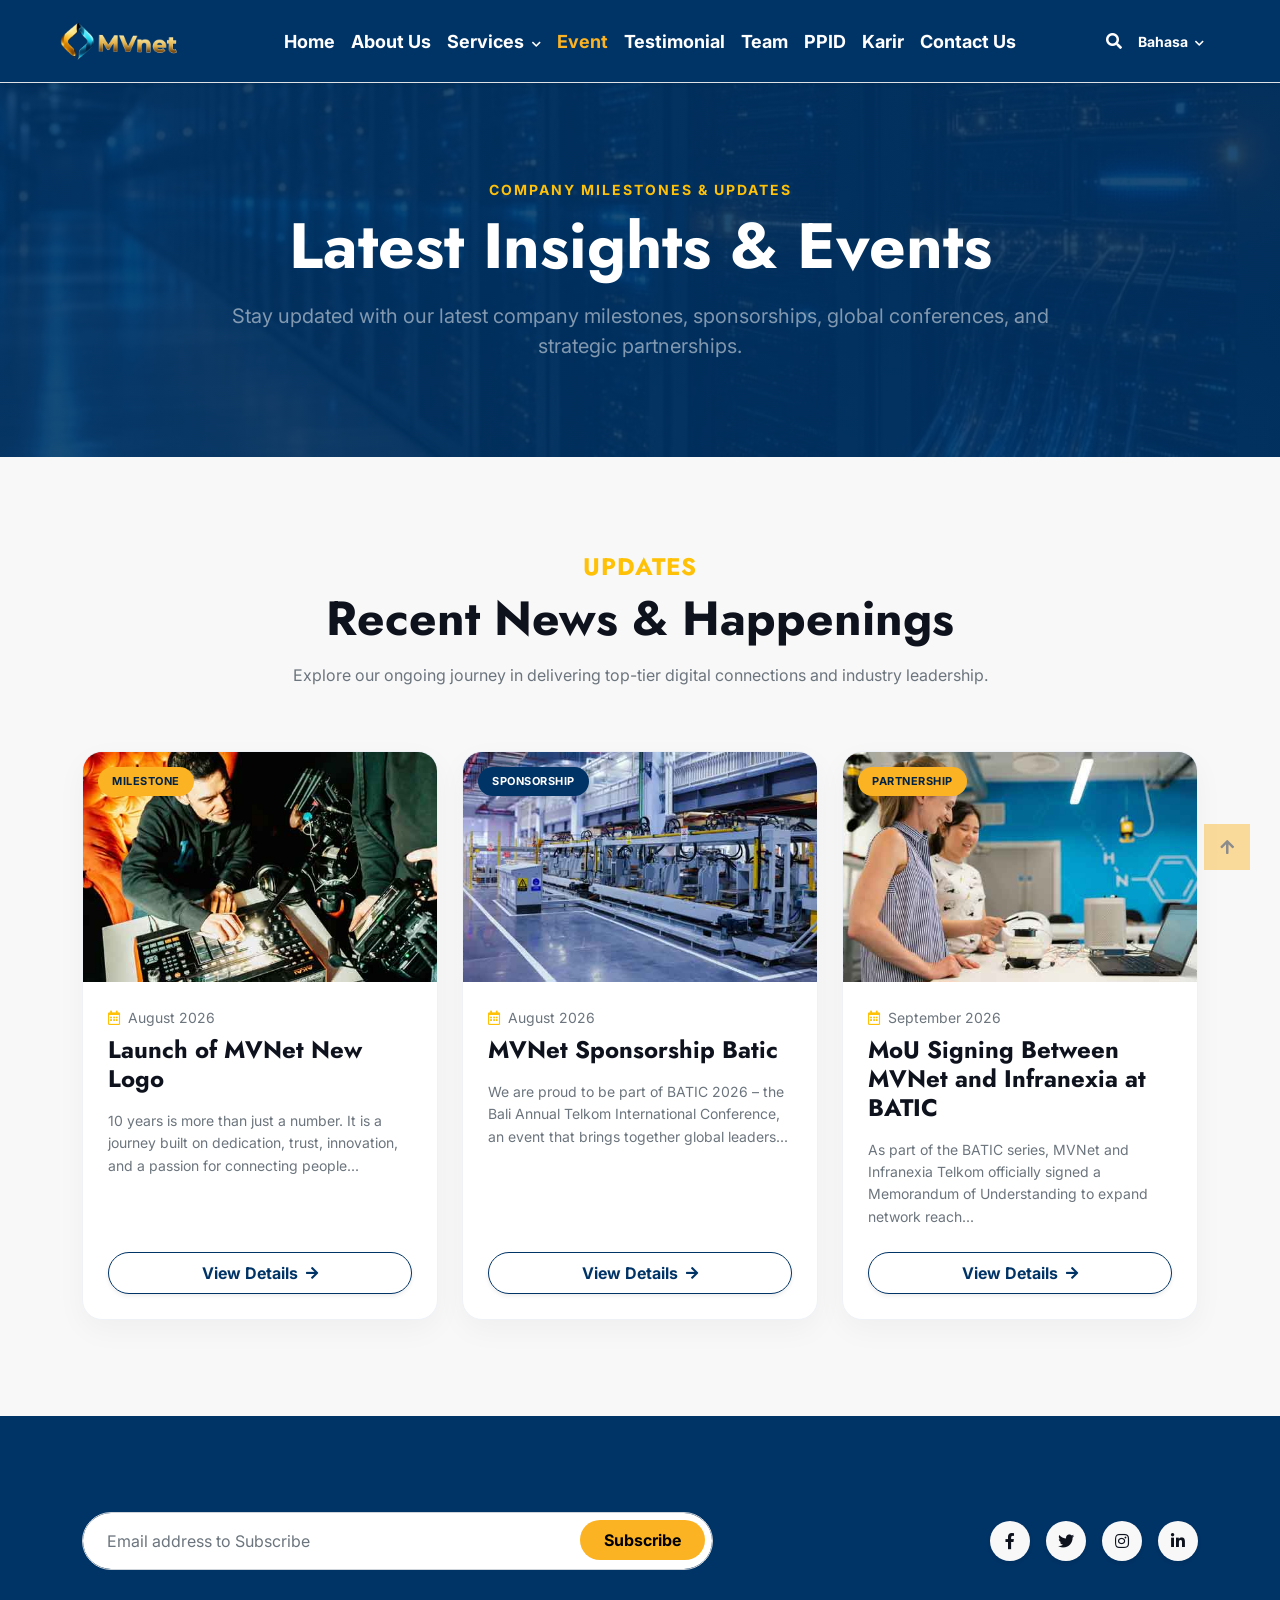
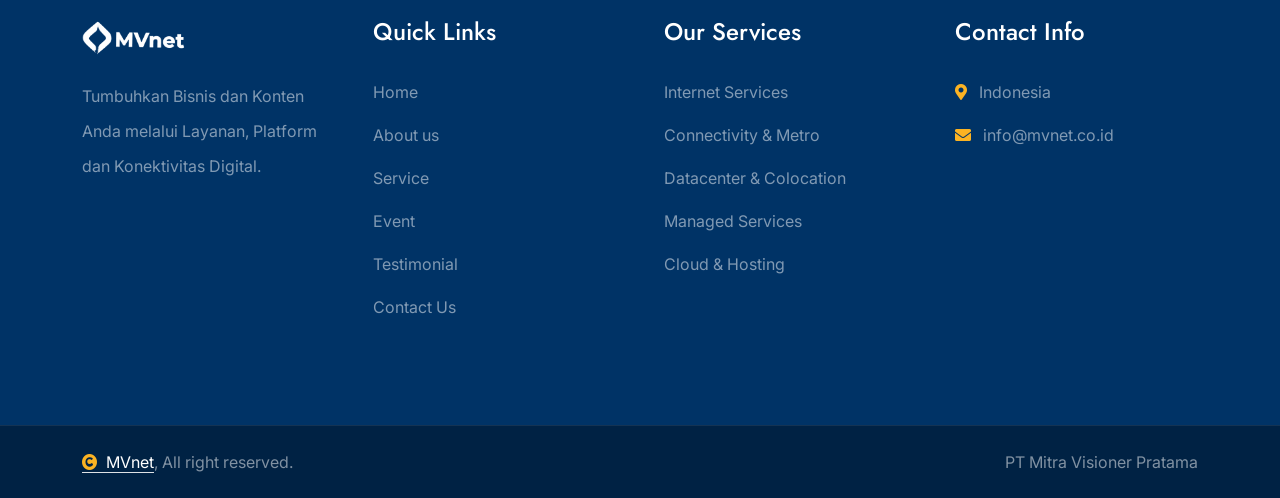
<file: event.html>
<!DOCTYPE html>
<html lang="en">

    <head>
        <meta charset="utf-8">
        <title>MVnet - Network Access Provider | Events & Insights</title>
        <meta content="width=device-width, initial-scale=1.0" name="viewport">
        <meta content="" name="keywords">
        <meta content="" name="description">

        <!-- Google Web Fonts -->
        <link rel="preconnect" href="https://fonts.googleapis.com">
        <link rel="preconnect" href="https://fonts.gstatic.com" crossorigin>
        <link href="https://fonts.googleapis.com/css2?family=Inter:wght@100..900&family=Jost:ital,wght@0,100..900;1,100..900&display=swap" rel="stylesheet">

        <!-- Icon Font Stylesheet -->
        <link rel="stylesheet" href="https://use.fontawesome.com/releases/v5.15.4/css/all.css"/>
        <link href="https://cdn.jsdelivr.net/npm/bootstrap-icons@1.4.1/font/bootstrap-icons.css" rel="stylesheet">

        <!-- Libraries Stylesheet -->
        <link rel="stylesheet" href="lib/animate/animate.min.css"/>
        <link href="lib/owlcarousel/assets/owl.carousel.min.css" rel="stylesheet">

        <!-- Customized Bootstrap Stylesheet -->
        <link href="css/bootstrap.min.css" rel="stylesheet">

        <!-- Template Stylesheet -->
        <link href="css/style.css" rel="stylesheet">
    </head>

    <body>

        <!-- Spinner Start -->
        <div id="spinner" class="show bg-white position-fixed translate-middle w-100 vh-100 top-50 start-50 d-flex align-items-center justify-content-center">
            <div class="spinner-border text-primary" style="width: 3rem; height: 3rem;" role="status">
                <span class="sr-only">Loading...</span>
            </div>
        </div>
        <!-- Spinner End -->

        <!-- Top Navbar Start -->
        <div class="container-fluid py-3 border-bottom sticky-top shadow-sm" style="background-color: #003366 !important;">
            <div class="container-fluid px-4 px-lg-5 d-flex align-items-center justify-content-between position-relative">
                
                <!-- Logo -->
                <div class="d-flex align-items-center">
                    <a href="index.html" class="navbar-brand d-flex align-items-center">
                        <img src="img/logo mvnet.png" alt="MVnet Logo" style="height: 40px; width: auto; object-fit: contain;">
                    </a>
                </div>

                <!-- Navigation Menu (Akan di-toggle oleh JS di Mobile) -->
                <div id="customMobileMenu" class="d-none d-lg-flex align-items-center custom-mobile-menu">
                    <!-- Tombol Close (Hanya muncul di Mobile saat menu terbuka) -->
                    <button class="btn text-white d-lg-none position-absolute top-0 end-0 m-3" id="closeMenuBtn" style="font-size: 24px;">
                        <i class="fa fa-times"></i>
                    </button>

                    <ul class="nav navbar-nav align-items-lg-center mb-0 flex-column flex-lg-row w-100 p-4 p-lg-0">
                        <li class="nav-item"><a href="index.html" class="nav-link text-white fw-bold small px-3 px-lg-2">Home</a></li>
                        <li class="nav-item"><a href="about.html" class="nav-link text-white fw-bold small px-3 px-lg-2">About Us</a></li>
                        
                        <!-- Services Dropdown -->
                        <li class="nav-item dropdown">
                            <a href="service.html" class="nav-link text-white fw-bold small px-3 px-lg-2" id="servicesDropdown" role="button" data-bs-toggle="dropdown" aria-expanded="false">
                                Services <i class="fa fa-chevron-down ms-1" style="font-size: 10px;"></i>
                            </a>
                            <div class="dropdown-menu p-4 shadow-lg" aria-labelledby="servicesDropdown">
                                <div class="row g-4">
                                    <div class="col-md-6 border-end">
                                        <h6 class="text-uppercase fw-bold mb-3" style="color: #003366; font-size: 13px; letter-spacing: 0.5px;">
                                            <i class="fas fa-network-wired me-2" style="color: #FBB323;"></i> Commercial
                                        </h6>
                                        <ul class="list-unstyled mb-0">
                                            <li><a href="service.html#ServiceTab-1" class="dropdown-item dropdown-item-custom text-dark fw-bold small py-2 d-block text-decoration-none">IP Transit & MVIX</a></li>
                                            <li><a href="service.html#ServiceTab-1" class="dropdown-item dropdown-item-custom text-dark fw-bold small py-2 d-block text-decoration-none">Dedicated & Broadband</a></li>
                                            <li><a href="service.html#ServiceTab-1" class="dropdown-item dropdown-item-custom text-dark fw-bold small py-2 d-block text-decoration-none">Direct Connect</a></li>
                                        </ul>
                                    </div>
                                    <div class="col-md-6">
                                        <h6 class="text-uppercase fw-bold mb-3" style="color: #003366; font-size: 13px; letter-spacing: 0.5px;">
                                            <i class="fas fa-building me-2" style="color: #FBB323;"></i> Residential & Industrial
                                        </h6>
                                        <ul class="list-unstyled mb-0">
                                            <li><a href="service.html#ServiceTab-2" class="dropdown-item dropdown-item-custom text-dark fw-bold small py-2 d-block text-decoration-none">Internet & Security (Residential)</a></li>
                                            <li><a href="service.html#ServiceTab-3" class="dropdown-item dropdown-item-custom text-dark fw-bold small py-2 d-block text-decoration-none">Factory & Cloud Solutions</a></li>
                                            <li><a href="service.html#ServiceTab-3" class="dropdown-item dropdown-item-custom text-dark fw-bold small py-2 d-block text-decoration-none">Datacenter & Colocation</a></li>
                                        </ul>
                                    </div>
                                </div>
                                <div class="dropdown-divider my-3"></div>
                                <div class="text-center">
                                    <a href="service.html" class="text-decoration-none fw-bold small" style="color: #003366;">Lihat Semua Layanan <i class="fa fa-arrow-right ms-1"></i></a>
                                </div>
                            </div>
                        </li>

                        <!-- Event Menu (Active) -->
                        <li class="nav-item"><a href="event.html" class="nav-link text-white fw-bold small px-3 px-lg-2 active">Event</a></li>

                        <li class="nav-item"><a href="testimonial.html" class="nav-link text-white fw-bold small px-3 px-lg-2">Testimonial</a></li>
                        <li class="nav-item"><a href="team.html" class="nav-link text-white fw-bold small px-3 px-lg-2">Team</a></li>
                        <li class="nav-item"><a href="#" class="nav-link text-white fw-bold small px-3 px-lg-2">PPID</a></li>
                        <li class="nav-item"><a href="#" class="nav-link text-white fw-bold small px-3 px-lg-2">Karir</a></li>
                        <li class="nav-item"><a href="contact.html" class="nav-link text-white fw-bold small px-3 px-lg-2">Contact Us</a></li>
                    </ul>
                </div>

                <!-- Right Action (Search, Language & Hamburger Button) -->
                <div class="d-flex align-items-center">
                    <a href="#" class="text-white me-3"><i class="fa fa-search"></i></a>
                    <a href="#" class="text-white fw-bold small text-decoration-none me-3 d-none d-sm-block">Bahasa <i class="fa fa-chevron-down ms-1" style="font-size: 10px;"></i></a>
                    
                    <!-- Tombol Hamburger (JavaScript Trigger) -->
                    <button id="openMenuBtn" class="btn btn-outline-light d-lg-none" style="padding: 2px 8px; border-color: rgba(255,255,255,0.3);">
                        <i class="fa fa-bars fs-5"></i>
                    </button>
                </div>

            </div>
        </div>
        <!-- Top Navbar End -->


        <!-- Header Start -->
        <div class="container-fluid py-5" style="background: linear-gradient(rgba(0, 51, 102, 0.88), rgba(0, 51, 102, 0.88)), url('img/2.jpg') center/cover no-repeat;">
            <div class="container text-center py-5" style="max-width: 900px;">
                <span class="text-uppercase fw-bold text-warning small tracking-wider mb-2 d-block" style="letter-spacing: 2px;">Company Milestones & Updates</span>
                <h1 class="text-white display-3 mb-3 fw-bold wow fadeInDown" data-wow-delay="0.1s">Latest Insights & Events</h1>
                <p class="text-white-50 fs-5 mb-0 wow fadeInDown" data-wow-delay="0.2s">Stay updated with our latest company milestones, sponsorships, global conferences, and strategic partnerships.</p>
            </div>
        </div>
        <!-- Header End -->


        <!-- Events Grid Section Start -->
        <div class="container-fluid py-5 bg-light">
            <div class="container py-5">
                
                <!-- Section Title -->
                <div class="d-flex flex-column mx-auto text-center mb-5 wow fadeInUp" data-wow-delay="0.1s" style="max-width: 750px;">
                    <h4 class="text-uppercase fw-bold text-warning" style="letter-spacing: 1px;">UPDATES</h4>
                    <h2 class="display-5 fw-bold text-dark mb-3">Recent News & Happenings</h2>
                    <p class="text-muted fs-6">Explore our ongoing journey in delivering top-tier digital connections and industry leadership.</p>
                </div>

                <!-- Event Cards Row -->
                <div class="row g-4">
                    
                    <!-- Event 1 -->
                    <div class="col-md-6 col-lg-4 wow fadeInUp" data-wow-delay="0.2s">
                        <div class="event-card">
                            <div class="card-img-container">
                                <img src="img/commercial-1.jpg" alt="Launch of MVNet New Logo">
                                <span class="event-badge">Milestone</span>
                            </div>
                            <div class="card-body-content">
                                <div>
                                    <div class="d-flex align-items-center text-muted small mb-2">
                                        <i class="far fa-calendar-alt text-warning me-2"></i> August 2026
                                    </div>
                                    <h4 class="fw-bold text-dark mb-3">Launch of MVNet New Logo</h4>
                                    <p class="text-muted small mb-4" style="line-height: 1.6;">10 years is more than just a number. It is a journey built on dedication, trust, innovation, and a passion for connecting people...</p>
                                </div>
                                <a class="btn btn-outline-dark py-2 px-4 rounded-pill fw-bold w-100 shadow-sm d-flex align-items-center justify-content-center" href="event-detail.html" style="border-color: #003366; color: #003366;">
                                    View Details <i class="fa fa-arrow-right ms-2 small"></i>
                                </a>
                            </div>
                        </div>
                    </div>

                    <!-- Event 2 -->
                    <div class="col-md-6 col-lg-4 wow fadeInUp" data-wow-delay="0.3s">
                        <div class="event-card">
                            <div class="card-img-container">
                                <img src="img/commercial-2.jpg" alt="MVNet Sponsorship Batic">
                                <span class="event-badge" style="background-color: #003366; color: #fff;">Sponsorship</span>
                            </div>
                            <div class="card-body-content">
                                <div>
                                    <div class="d-flex align-items-center text-muted small mb-2">
                                        <i class="far fa-calendar-alt text-warning me-2"></i> August 2026
                                    </div>
                                    <h4 class="fw-bold text-dark mb-3">MVNet Sponsorship Batic</h4>
                                    <p class="text-muted small mb-4" style="line-height: 1.6;">We are proud to be part of BATIC 2026 – the Bali Annual Telkom International Conference, an event that brings together global leaders...</p>
                                </div>
                                <a class="btn btn-outline-dark py-2 px-4 rounded-pill fw-bold w-100 shadow-sm d-flex align-items-center justify-content-center" href="event-detail.html" style="border-color: #003366; color: #003366;">
                                    View Details <i class="fa fa-arrow-right ms-2 small"></i>
                                </a>
                            </div>
                        </div>
                    </div>

                    <!-- Event 3 -->
                    <div class="col-md-6 col-lg-4 wow fadeInUp" data-wow-delay="0.4s">
                        <div class="event-card">
                            <div class="card-img-container">
                                <img src="img/commercial-3.jpg" alt="MoU Signing Between MVNet and Infranexia">
                                <span class="event-badge">Partnership</span>
                            </div>
                            <div class="card-body-content">
                                <div>
                                    <div class="d-flex align-items-center text-muted small mb-2">
                                        <i class="far fa-calendar-alt text-warning me-2"></i> September 2026
                                    </div>
                                    <h4 class="fw-bold text-dark mb-3">MoU Signing Between MVNet and Infranexia at BATIC</h4>
                                    <p class="text-muted small mb-4" style="line-height: 1.6;">As part of the BATIC series, MVNet and Infranexia Telkom officially signed a Memorandum of Understanding to expand network reach...</p>
                                </div>
                                <a class="btn btn-outline-dark py-2 px-4 rounded-pill fw-bold w-100 shadow-sm d-flex align-items-center justify-content-center" href="event-detail.html" style="border-color: #003366; color: #003366;">
                                    View Details <i class="fa fa-arrow-right ms-2 small"></i>
                                </a>
                            </div>
                        </div>
                    </div>

                </div>

            </div>
        </div>
        <!-- Events Grid Section End -->


        <!-- Footer Start -->
        <div class="container-fluid footer py-5 wow fadeIn" data-wow-delay="0.2s" style="background-color: #003366 !important;">
            <div class="container py-5">
                <div class="row g-5 mb-5 align-items-center">
                    <div class="col-lg-7">
                        <div class="position-relative mx-auto">
                            <input class="form-control w-100 py-3 ps-4 pe-5 rounded-pill" type="text" placeholder="Email address to Subscribe">
                            <button type="button" class="btn btn-primary position-absolute top-0 end-0 py-2 px-4 mt-2 me-2 rounded-pill fw-bold" style="background-color: #FBB323; border-color: #FBB323; color: #000;">Subscribe</button>
                        </div>
                    </div>
                    <div class="col-lg-5">
                        <div class="d-flex align-items-center justify-content-center justify-content-lg-end">
                            <a class="btn btn-light btn-md-square me-3 rounded-circle shadow-sm" href=""><i class="fab fa-facebook-f text-dark"></i></a>
                            <a class="btn btn-light btn-md-square me-3 rounded-circle shadow-sm" href=""><i class="fab fa-twitter text-dark"></i></a>
                            <a class="btn btn-light btn-md-square me-3 rounded-circle shadow-sm" href=""><i class="fab fa-instagram text-dark"></i></a>
                            <a class="btn btn-light btn-md-square me-0 rounded-circle shadow-sm" href=""><i class="fab fa-linkedin-in text-dark"></i></a>
                        </div>
                    </div>
                </div>
                <div class="row g-5">
                    <div class="col-md-6 col-lg-6 col-xl-3">
                        <div class="footer-item d-flex flex-column">
                            <h3 class="text-white mb-4"><img src="img/logo mvnet.png" alt="Logo" style="height: 35px; width: auto; filter: brightness(0) invert(1);"></h3>
                            <p class="mb-3 text-white-50">Tumbuhkan Bisnis dan Konten Anda melalui Layanan, Platform dan Konektivitas Digital.</p>
                        </div>
                    </div>
                    <div class="col-md-6 col-lg-6 col-xl-3">
                        <div class="footer-item d-flex flex-column">
                            <h4 class="text-white mb-4">Quick Links</h4>
                            <a href="index.html" class="text-white-50 py-1"> Home</a>
                            <a href="about.html" class="text-white-50 py-1"> About us</a>
                            <a href="service.html" class="text-white-50 py-1"> Service</a>
                            <a href="event.html" class="text-white-50 py-1"> Event</a>
                            <a href="testimonial.html" class="text-white-50 py-1"> Testimonial</a>
                            <a href="contact.html" class="text-white-50 py-1"> Contact Us</a>
                        </div>
                    </div>
                    <div class="col-md-6 col-lg-6 col-xl-3">
                        <div class="footer-item d-flex flex-column">
                            <h4 class="text-white mb-4">Our Services</h4>
                            <a href="service.html" class="text-white-50 py-1"> Internet Services</a>
                            <a href="service.html" class="text-white-50 py-1"> Connectivity & Metro</a>
                            <a href="service.html" class="text-white-50 py-1"> Datacenter & Colocation</a>
                            <a href="service.html" class="text-white-50 py-1"> Managed Services</a>
                            <a href="service.html" class="text-white-50 py-1"> Cloud & Hosting</a>
                        </div>
                    </div>
                    <div class="col-md-6 col-lg-6 col-xl-3">
                        <div class="footer-item d-flex flex-column">
                            <h4 class="text-white mb-4">Contact Info</h4>
                            <a href="#" class="text-white-50 py-1"><i class="fa fa-map-marker-alt me-2" style="color: #FBB323;"></i> Indonesia</a>
                            <a href="mailto:info@mvnet.co.id" class="text-white-50 py-1"><i class="fas fa-envelope me-2" style="color: #FBB323;"></i> info@mvnet.co.id</a>
                        </div>
                    </div>
                </div>
            </div>
        </div>
        <!-- Footer End -->

        
        <!-- Copyright Start -->
        <div class="container-fluid copyright py-4" style="background-color: #002244; color: #fff;">
            <div class="container">
                <div class="row g-4 align-items-center">
                    <div class="col-md-6 text-center text-md-start mb-md-0">
                        <span class="text-white-50"><a href="#" class="border-bottom text-white"><i class="fas fa-copyright me-2" style="color: #FBB323;"></i>MVnet</a>, All right reserved.</span>
                    </div>
                    <div class="col-md-6 text-center text-md-end text-white-50">
                        <span>PT Mitra Visioner Pratama</span>
                    </div>
                </div>
            </div>
        </div>
        <!-- Copyright End -->


        <!-- Back to Top -->
        <a href="#" class="btn btn-primary btn-lg-square back-to-top" style="background-color: #FBB323; border-color: #FBB323; color: #000;"><i class="fa fa-arrow-up"></i></a>   

        
        <!-- JavaScript Libraries -->
        <script src="https://ajax.googleapis.com/ajax/libs/jquery/3.6.4/jquery.min.js"></script>
        <script src="https://cdn.jsdelivr.net/npm/bootstrap@5.0.0/dist/js/bootstrap.bundle.min.js"></script>
        <script src="lib/wow/wow.min.js"></script>
        <script src="lib/easing/easing.min.js"></script>
        <script src="lib/waypoints/waypoints.min.js"></script>
        <script src="lib/owlcarousel/owl.carousel.min.js"></script>
        

        <!-- Template Javascript -->
        <script src="js/main.js"></script>
    </body>

</html>
</file>
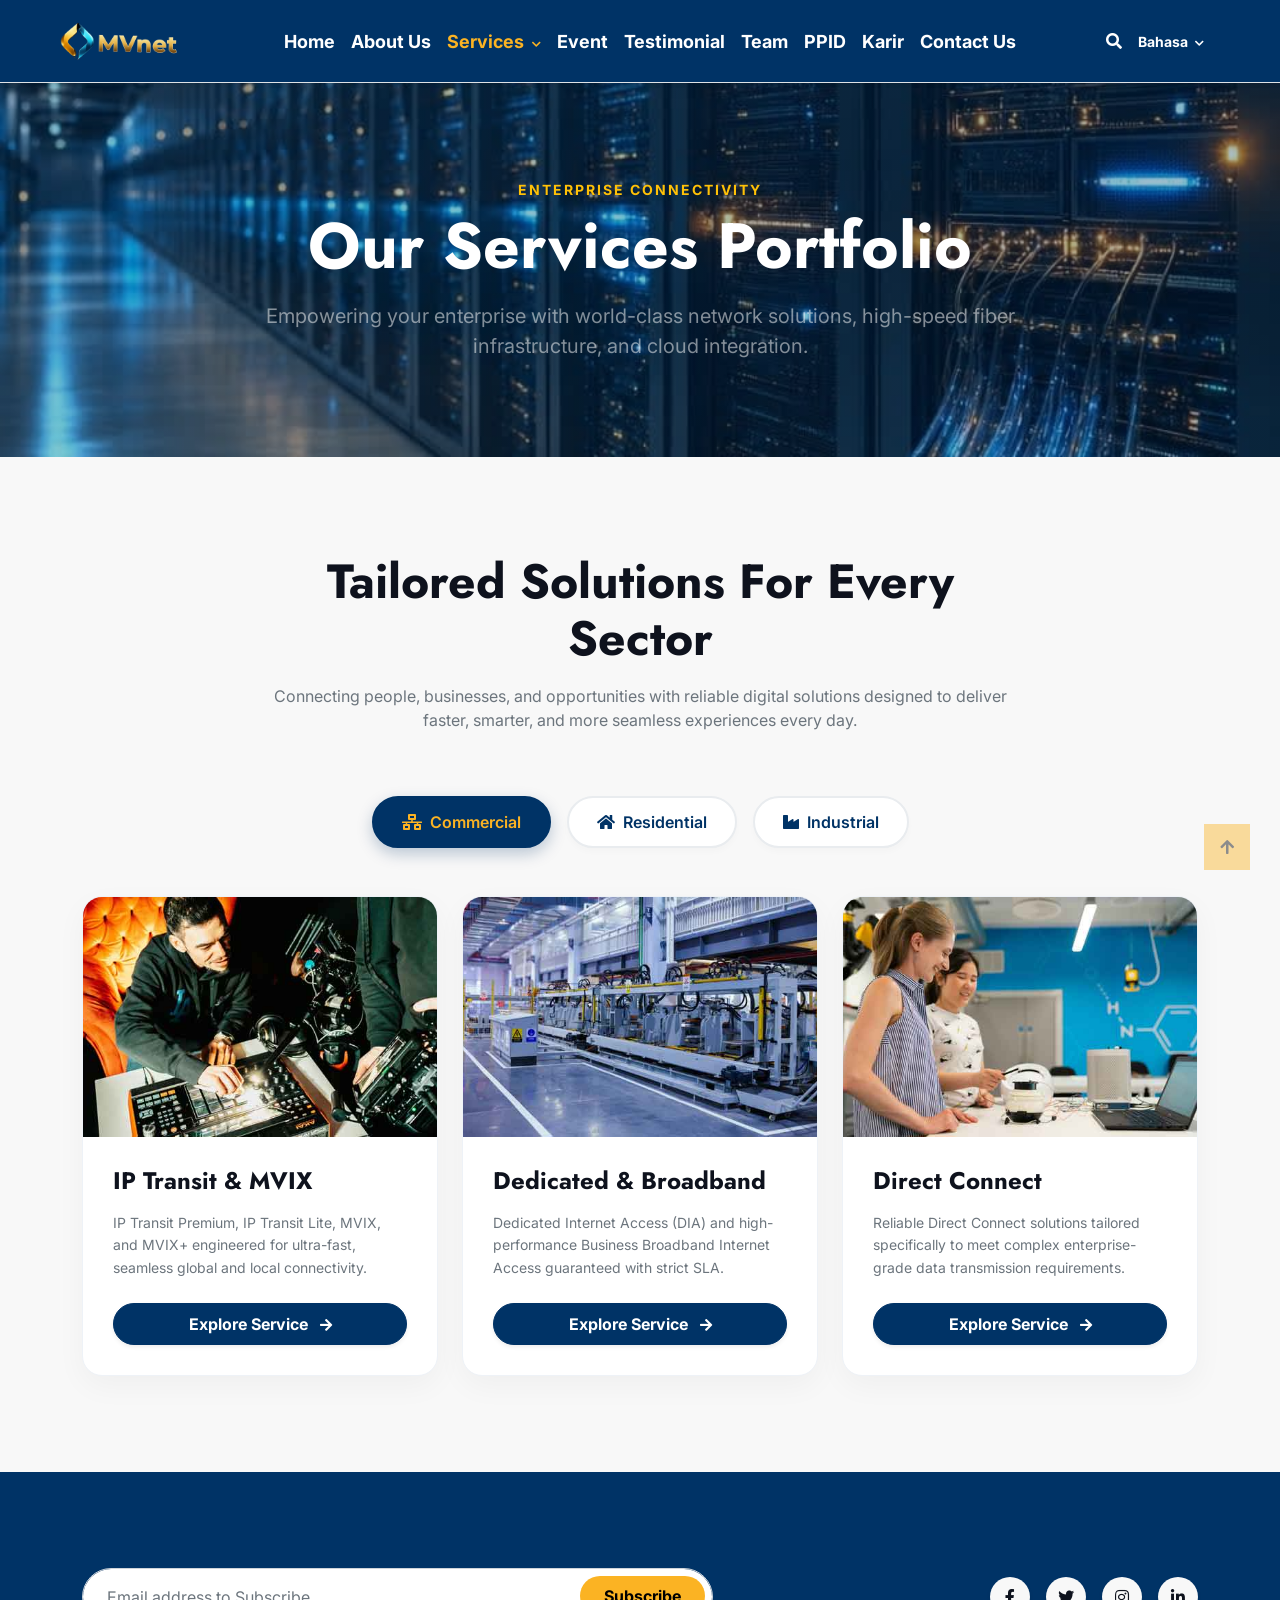
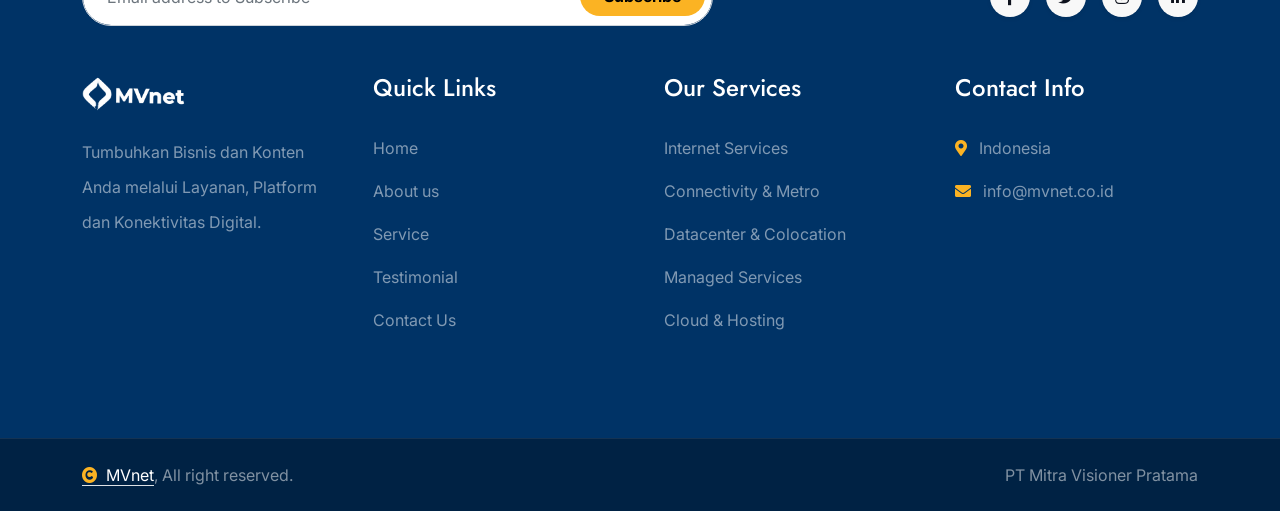
<file: service.html>
<!DOCTYPE html>
<html lang="en">

    <head>
        <meta charset="utf-8">
        <title>MVnet - Network Access Provider</title>
        <meta content="width=device-width, initial-scale=1.0" name="viewport">
        <meta content="" name="keywords">
        <meta content="" name="description">

        <!-- Google Web Fonts -->
        <link rel="preconnect" href="https://fonts.googleapis.com">
        <link rel="preconnect" href="https://fonts.gstatic.com" crossorigin>
        <link href="https://fonts.googleapis.com/css2?family=Inter:wght@100..900&family=Jost:ital,wght@0,100..900;1,100..900&display=swap" rel="stylesheet">

        <!-- Icon Font Stylesheet -->
        <link rel="stylesheet" href="https://use.fontawesome.com/releases/v5.15.4/css/all.css"/>
        <link href="https://cdn.jsdelivr.net/npm/bootstrap-icons@1.4.1/font/bootstrap-icons.css" rel="stylesheet">

        <!-- Libraries Stylesheet -->
        <link rel="stylesheet" href="lib/animate/animate.min.css"/>
        <link href="lib/owlcarousel/assets/owl.carousel.min.css" rel="stylesheet">

        <!-- Customized Bootstrap Stylesheet -->
        <link href="css/bootstrap.min.css" rel="stylesheet">

        <!-- Template Stylesheet -->
        <link href="css/style.css" rel="stylesheet">
    </head>

    <body>

        <!-- Spinner Start -->
        <div id="spinner" class="show bg-white position-fixed translate-middle w-100 vh-100 top-50 start-50 d-flex align-items-center justify-content-center">
            <div class="spinner-border text-primary" style="width: 3rem; height: 3rem;" role="status">
                <span class="sr-only">Loading...</span>
            </div>
        </div>
        <!-- Spinner End -->

        <!-- Top Navbar Start -->
        <div class="container-fluid py-3 border-bottom sticky-top shadow-sm" style="background-color: #003366 !important;">
            <div class="container-fluid px-4 px-lg-5 d-flex align-items-center justify-content-between position-relative">
                
                <!-- Logo -->
                <div class="d-flex align-items-center">
                    <a href="index.html" class="navbar-brand d-flex align-items-center">
                        <img src="img/logo mvnet.png" alt="MVnet Logo" style="height: 40px; width: auto; object-fit: contain;">
                    </a>
                </div>

                <!-- Navigation Menu (Akan di-toggle oleh JS di Mobile) -->
                <div id="customMobileMenu" class="d-none d-lg-flex align-items-center custom-mobile-menu">
                    <!-- Tombol Close (Hanya muncul di Mobile saat menu terbuka) -->
                    <button class="btn text-white d-lg-none position-absolute top-0 end-0 m-3" id="closeMenuBtn" style="font-size: 24px;">
                        <i class="fa fa-times"></i>
                    </button>

                    <ul class="nav navbar-nav align-items-lg-center mb-0 flex-column flex-lg-row w-100 p-4 p-lg-0">
                        <li class="nav-item"><a href="index.html" class="nav-link text-white fw-bold small px-3 px-lg-2">Home</a></li>
                        <li class="nav-item"><a href="about.html" class="nav-link text-white fw-bold small px-3 px-lg-2">About Us</a></li>
                        
                        <!-- Services Dropdown (Hanya 1 Ikon Panah) -->
                        <li class="nav-item dropdown">
                            <a href="service.html" class="nav-link text-white fw-bold small px-3 px-lg-2 active" id="servicesDropdown" role="button" data-bs-toggle="dropdown" aria-expanded="false">
                                Services <i class="fa fa-chevron-down ms-1" style="font-size: 10px;"></i>
                            </a>
                            <div class="dropdown-menu p-4 shadow-lg" aria-labelledby="servicesDropdown">
                                <div class="row g-4">
                                    <!-- Kolom 1: Commercial -->
                                    <div class="col-md-6 border-end">
                                        <h6 class="text-uppercase fw-bold mb-3" style="color: #003366; font-size: 13px; letter-spacing: 0.5px;">
                                            <i class="fas fa-network-wired me-2" style="color: #FBB323;"></i> Commercial
                                        </h6>
                                        <ul class="list-unstyled mb-0">
                                            <li><a href="service.html#ServiceTab-1" class="dropdown-item dropdown-item-custom text-dark fw-bold small py-2 d-block text-decoration-none">IP Transit & MVIX</a></li>
                                            <li><a href="service.html#ServiceTab-1" class="dropdown-item dropdown-item-custom text-dark fw-bold small py-2 d-block text-decoration-none">Dedicated & Broadband</a></li>
                                            <li><a href="service.html#ServiceTab-1" class="dropdown-item dropdown-item-custom text-dark fw-bold small py-2 d-block text-decoration-none">Direct Connect</a></li>
                                        </ul>
                                    </div>
                                    <!-- Kolom 2: Residential & Industrial -->
                                    <div class="col-md-6">
                                        <h6 class="text-uppercase fw-bold mb-3" style="color: #003366; font-size: 13px; letter-spacing: 0.5px;">
                                            <i class="fas fa-building me-2" style="color: #FBB323;"></i> Residential & Industrial
                                        </h6>
                                        <ul class="list-unstyled mb-0">
                                            <li><a href="service.html#ServiceTab-2" class="dropdown-item dropdown-item-custom text-dark fw-bold small py-2 d-block text-decoration-none">Internet & Security (Residential)</a></li>
                                            <li><a href="service.html#ServiceTab-3" class="dropdown-item dropdown-item-custom text-dark fw-bold small py-2 d-block text-decoration-none">Factory & Cloud Solutions</a></li>
                                            <li><a href="service.html#ServiceTab-3" class="dropdown-item dropdown-item-custom text-dark fw-bold small py-2 d-block text-decoration-none">Datacenter & Colocation</a></li>
                                        </ul>
                                    </div>
                                </div>
                                <div class="dropdown-divider my-3"></div>
                                <div class="text-center">
                                    <a href="service.html" class="text-decoration-none fw-bold small" style="color: #003366;">Lihat Semua Layanan <i class="fa fa-arrow-right ms-1"></i></a>
                                </div>
                            </div>
                        </li>
                        <li class="nav-item"><a href="event.html" class="nav-link text-white fw-bold small px-3 px-lg-2">Event</a></li>
                        <li class="nav-item"><a href="testimonial.html" class="nav-link text-white fw-bold small px-3 px-lg-2">Testimonial</a></li>
                        <li class="nav-item"><a href="team.html" class="nav-link text-white fw-bold small px-3 px-lg-2">Team</a></li>
                        <li class="nav-item"><a href="#" class="nav-link text-white fw-bold small px-3 px-lg-2">PPID</a></li>
                        <li class="nav-item"><a href="#" class="nav-link text-white fw-bold small px-3 px-lg-2">Karir</a></li>
                        <li class="nav-item"><a href="contact.html" class="nav-link text-white fw-bold small px-3 px-lg-2">Contact Us</a></li>
                    </ul>
                </div>

                <!-- Right Action (Search, Language & Hamburger Button) -->
                <div class="d-flex align-items-center">
                    <a href="#" class="text-white me-3"><i class="fa fa-search"></i></a>
                    <a href="#" class="text-white fw-bold small text-decoration-none me-3 d-none d-sm-block">Bahasa <i class="fa fa-chevron-down ms-1" style="font-size: 10px;"></i></a>
                    
                    <!-- Tombol Hamburger (JavaScript Trigger) -->
                    <button id="openMenuBtn" class="btn btn-outline-light d-lg-none" style="padding: 2px 8px; border-color: rgba(255,255,255,0.3);">
                        <i class="fa fa-bars fs-5"></i>
                    </button>
                </div>

            </div>
        </div>
        <!-- Top Navbar End -->


        <!-- Header Start (Background menggunakan gambar dan overlay gelap profesional) -->
        <div class="container-fluid py-5" style="background: linear-gradient(rgba(0, 51, 102, 0.344), rgba(0, 51, 102, 0.273)), url('img/2.jpg') center/cover no-repeat;">
            <div class="container text-center py-5" style="max-width: 900px;">
                <span class="text-uppercase fw-bold text-warning small tracking-wider mb-2 d-block" style="letter-spacing: 2px;">Enterprise Connectivity</span>
                <h1 class="text-white display-3 mb-3 fw-bold wow fadeInDown" data-wow-delay="0.1s">Our Services Portfolio</h1>
                <p class="text-white-50 fs-5 mb-0 wow fadeInDown" data-wow-delay="0.2s">Empowering your enterprise with world-class network solutions, high-speed fiber infrastructure, and cloud integration.</p>
            </div>
        </div>
        <!-- Header End -->


        <!-- Services Section Start -->
        <div class="container-fluid py-5 bg-light">
            <div class="container py-5">
                
                <!-- Section Title -->
                <div class="d-flex flex-column mx-auto text-center mb-5 wow fadeInUp" data-wow-delay="0.2s" style="max-width: 750px;">
                    <h2 class="display-5 fw-bold text-dark mb-3">Tailored Solutions For Every Sector</h2>
                    <p class="text-muted fs-6">Connecting people, businesses, and opportunities with reliable digital solutions designed to deliver faster, smarter, and more seamless experiences every day.</p>
                </div>
                
                <!-- Category Tab Navigation (Pills) -->
                <div class="row justify-content-center mb-5 wow fadeInUp" data-wow-delay="0.3s">
                    <div class="col-auto">
                        <ul class="nav nav-pills service-category-tabs gap-3 justify-content-center" id="pills-tab" role="tablist">
                            <li class="nav-item" role="presentation">
                                <a class="nav-link active d-flex align-items-center" id="pills-commercial-tab" data-bs-toggle="pill" href="#ServiceTab-1" role="tab" aria-controls="ServiceTab-1" aria-selected="true">
                                    <i class="fas fa-network-wired me-2"></i> Commercial
                                </a>
                            </li>
                            <li class="nav-item" role="presentation">
                                <a class="nav-link d-flex align-items-center" id="pills-residential-tab" data-bs-toggle="pill" href="#ServiceTab-2" role="tab" aria-controls="ServiceTab-2" aria-selected="false">
                                    <i class="fas fa-home me-2"></i> Residential
                                </a>
                            </li>
                            <li class="nav-item" role="presentation">
                                <a class="nav-link d-flex align-items-center" id="pills-industrial-tab" data-bs-toggle="pill" href="#ServiceTab-3" role="tab" aria-controls="ServiceTab-3" aria-selected="false">
                                    <i class="fas fa-industry me-2"></i> Industrial
                                </a>
                            </li>
                        </ul>
                    </div>
                </div>

                <!-- Tab Contents (Grid Cards Layout) -->
                <div class="tab-content" id="pills-tabContent">
                    
                    <!-- Tab 1: Commercial -->
                    <div id="ServiceTab-1" class="tab-pane fade show active" role="tabpanel" aria-labelledby="pills-commercial-tab">
                        <div class="row g-4">
                            <div class="col-md-6 col-lg-4 wow fadeInUp" data-wow-delay="0.1s">
                                <div class="enterprise-service-card">
                                    <div class="card-img-wrapper">
                                        <img src="img/commercial-1.jpg" alt="IP Transit & MVIX">
                                    </div>
                                    <div class="card-body-content">
                                        <div>
                                            <h4 class="fw-bold text-dark mb-3">IP Transit & MVIX</h4>
                                            <p class="text-muted small mb-4" style="line-height: 1.6;">IP Transit Premium, IP Transit Lite, MVIX, and MVIX+ engineered for ultra-fast, seamless global and local connectivity.</p>
                                        </div>
                                        <a class="btn btn-dark py-2 px-4 rounded-pill fw-bold w-100 shadow-sm" href="contact.html" style="background-color: #003366; border-color: #003366;">Explore Service <i class="fa fa-arrow-right ms-2 small"></i></a>
                                    </div>
                                </div>
                            </div>
                            <div class="col-md-6 col-lg-4 wow fadeInUp" data-wow-delay="0.2s">
                                <div class="enterprise-service-card">
                                    <div class="card-img-wrapper">
                                        <img src="img/commercial-2.jpg" alt="Dedicated & Broadband">
                                    </div>
                                    <div class="card-body-content">
                                        <div>
                                            <h4 class="fw-bold text-dark mb-3">Dedicated & Broadband</h4>
                                            <p class="text-muted small mb-4" style="line-height: 1.6;">Dedicated Internet Access (DIA) and high-performance Business Broadband Internet Access guaranteed with strict SLA.</p>
                                        </div>
                                        <a class="btn btn-dark py-2 px-4 rounded-pill fw-bold w-100 shadow-sm" href="contact.html" style="background-color: #003366; border-color: #003366;">Explore Service <i class="fa fa-arrow-right ms-2 small"></i></a>
                                    </div>
                                </div>
                            </div>
                            <div class="col-md-6 col-lg-4 wow fadeInUp" data-wow-delay="0.3s">
                                <div class="enterprise-service-card">
                                    <div class="card-img-wrapper">
                                        <img src="img/commercial-3.jpg" alt="Direct Connect">
                                    </div>
                                    <div class="card-body-content">
                                        <div>
                                            <h4 class="fw-bold text-dark mb-3">Direct Connect</h4>
                                            <p class="text-muted small mb-4" style="line-height: 1.6;">Reliable Direct Connect solutions tailored specifically to meet complex enterprise-grade data transmission requirements.</p>
                                        </div>
                                        <a class="btn btn-dark py-2 px-4 rounded-pill fw-bold w-100 shadow-sm" href="contact.html" style="background-color: #003366; border-color: #003366;">Explore Service <i class="fa fa-arrow-right ms-2 small"></i></a>
                                    </div>
                                </div>
                            </div>
                        </div>
                    </div>

                    <!-- Tab 2: Residential -->
                    <div id="ServiceTab-2" class="tab-pane fade" role="tabpanel" aria-labelledby="pills-residential-tab">
                        <div class="row g-4">
                            <div class="col-md-6 col-lg-4 wow fadeInUp" data-wow-delay="0.1s">
                                <div class="enterprise-service-card">
                                    <div class="card-img-wrapper">
                                        <img src="img/residential-1.jpg" alt="Internet Services">
                                    </div>
                                    <div class="card-body-content">
                                        <div>
                                            <h4 class="fw-bold text-dark mb-3">Internet Services</h4>
                                            <p class="text-muted small mb-4" style="line-height: 1.6;">High-speed fiber broadband and remarkably stable internet connection designed for modern residential areas and housing complexes.</p>
                                        </div>
                                        <a class="btn btn-dark py-2 px-4 rounded-pill fw-bold w-100 shadow-sm" href="contact.html" style="background-color: #003366; border-color: #003366;">Explore Service <i class="fa fa-arrow-right ms-2 small"></i></a>
                                    </div>
                                </div>
                            </div>
                            <div class="col-md-6 col-lg-4 wow fadeInUp" data-wow-delay="0.2s">
                                <div class="enterprise-service-card">
                                    <div class="card-img-wrapper">
                                        <img src="img/residential-2.jpg" alt="Security Systems">
                                    </div>
                                    <div class="card-body-content">
                                        <div>
                                            <h4 class="fw-bold text-dark mb-3">Security Systems</h4>
                                            <p class="text-muted small mb-4" style="line-height: 1.6;">Smart home security solutions seamlessly integrated with reliable home networking and 24/7 monitoring support.</p>
                                        </div>
                                        <a class="btn btn-dark py-2 px-4 rounded-pill fw-bold w-100 shadow-sm" href="contact.html" style="background-color: #003366; border-color: #003366;">Explore Service <i class="fa fa-arrow-right ms-2 small"></i></a>
                                    </div>
                                </div>
                            </div>
                            <div class="col-md-6 col-lg-4 wow fadeInUp" data-wow-delay="0.3s">
                                <div class="enterprise-service-card">
                                    <div class="card-img-wrapper">
                                        <img src="img/residential-3.jpg" alt="Cloud Solutions">
                                    </div>
                                    <div class="card-body-content">
                                        <div>
                                            <h4 class="fw-bold text-dark mb-3">Cloud Solutions</h4>
                                            <p class="text-muted small mb-4" style="line-height: 1.6;">High-performance cloud storage and digital hosting services catering to family entertainment and smart-living needs.</p>
                                        </div>
                                        <a class="btn btn-dark py-2 px-4 rounded-pill fw-bold w-100 shadow-sm" href="contact.html" style="background-color: #003366; border-color: #003366;">Explore Service <i class="fa fa-arrow-right ms-2 small"></i></a>
                                    </div>
                                </div>
                            </div>
                        </div>
                    </div>

                    <!-- Tab 3: Industrial -->
                    <div id="ServiceTab-3" class="tab-pane fade" role="tabpanel" aria-labelledby="pills-industrial-tab">
                        <div class="row g-4">
                            <div class="col-md-6 col-lg-4 wow fadeInUp" data-wow-delay="0.1s">
                                <div class="enterprise-service-card">
                                    <div class="card-img-wrapper">
                                        <img src="img/industrial-1.jpg" alt="Factory Manufacture">
                                    </div>
                                    <div class="card-body-content">
                                        <div>
                                            <h4 class="fw-bold text-dark mb-3">Factory Manufacture</h4>
                                            <p class="text-muted small mb-4" style="line-height: 1.6;">Advanced IoT integration and robust network architecture built for smart manufacturing and maximum industrial efficiency.</p>
                                        </div>
                                        <a class="btn btn-dark py-2 px-4 rounded-pill fw-bold w-100 shadow-sm" href="contact.html" style="background-color: #003366; border-color: #003366;">Explore Service <i class="fa fa-arrow-right ms-2 small"></i></a>
                                    </div>
                                </div>
                            </div>
                            <div class="col-md-6 col-lg-4 wow fadeInUp" data-wow-delay="0.2s">
                                <div class="enterprise-service-card">
                                    <div class="card-img-wrapper">
                                        <img src="img/industrial-2.jpg" alt="Managed Infrastructure">
                                    </div>
                                    <div class="card-body-content">
                                        <div>
                                            <h4 class="fw-bold text-dark mb-3">Managed Infrastructure</h4>
                                            <p class="text-muted small mb-4" style="line-height: 1.6;">Comprehensive managed infrastructure services designed for large-scale enterprise environments and heavy operations.</p>
                                        </div>
                                        <a class="btn btn-dark py-2 px-4 rounded-pill fw-bold w-100 shadow-sm" href="contact.html" style="background-color: #003366; border-color: #003366;">Explore Service <i class="fa fa-arrow-right ms-2 small"></i></a>
                                    </div>
                                </div>
                            </div>
                            <div class="col-md-6 col-lg-4 wow fadeInUp" data-wow-delay="0.3s">
                                <div class="enterprise-service-card">
                                    <div class="card-img-wrapper">
                                        <img src="img/industrial-3.jpg" alt="Datacenter & Colocation">
                                    </div>
                                    <div class="card-body-content">
                                        <div>
                                            <h4 class="fw-bold text-dark mb-3">Datacenter & Colocation</h4>
                                            <p class="text-muted small mb-4" style="line-height: 1.6;">Secure, tier-standard rack and cabinet colocation services to protect and power your mission-critical infrastructure.</p>
                                        </div>
                                        <a class="btn btn-dark py-2 px-4 rounded-pill fw-bold w-100 shadow-sm" href="contact.html" style="background-color: #003366; border-color: #003366;">Explore Service <i class="fa fa-arrow-right ms-2 small"></i></a>
                                    </div>
                                </div>
                            </div>
                        </div>
                    </div>

                </div>

            </div>
        </div>
        <!-- Services Section End -->
         

        <!-- Footer Start -->
        <div class="container-fluid footer py-5 wow fadeIn" data-wow-delay="0.2s" style="background-color: #003366 !important;">
            <div class="container py-5">
                <div class="row g-5 mb-5 align-items-center">
                    <div class="col-lg-7">
                        <div class="position-relative mx-auto">
                            <input class="form-control w-100 py-3 ps-4 pe-5 rounded-pill" type="text" placeholder="Email address to Subscribe">
                            <button type="button" class="btn btn-primary position-absolute top-0 end-0 py-2 px-4 mt-2 me-2 rounded-pill fw-bold" style="background-color: #FBB323; border-color: #FBB323; color: #000;">Subscribe</button>
                        </div>
                    </div>
                    <div class="col-lg-5">
                        <div class="d-flex align-items-center justify-content-center justify-content-lg-end">
                            <a class="btn btn-light btn-md-square me-3 rounded-circle shadow-sm" href=""><i class="fab fa-facebook-f text-dark"></i></a>
                            <a class="btn btn-light btn-md-square me-3 rounded-circle shadow-sm" href=""><i class="fab fa-twitter text-dark"></i></a>
                            <a class="btn btn-light btn-md-square me-3 rounded-circle shadow-sm" href=""><i class="fab fa-instagram text-dark"></i></a>
                            <a class="btn btn-light btn-md-square me-0 rounded-circle shadow-sm" href=""><i class="fab fa-linkedin-in text-dark"></i></a>
                        </div>
                    </div>
                </div>
                <div class="row g-5">
                    <div class="col-md-6 col-lg-6 col-xl-3">
                        <div class="footer-item d-flex flex-column">
                            <h3 class="text-white mb-4"><img src="img/logo mvnet.png" alt="Logo" style="height: 35px; width: auto; filter: brightness(0) invert(1);"></h3>
                            <p class="mb-3 text-white-50">Tumbuhkan Bisnis dan Konten Anda melalui Layanan, Platform dan Konektivitas Digital.</p>
                        </div>
                    </div>
                    <div class="col-md-6 col-lg-6 col-xl-3">
                        <div class="footer-item d-flex flex-column">
                            <h4 class="text-white mb-4">Quick Links</h4>
                            <a href="index.html" class="text-white-50 py-1"> Home</a>
                            <a href="about.html" class="text-white-50 py-1"> About us</a>
                            <a href="service.html" class="text-white-50 py-1"> Service</a>
                            <a href="testimonial.html" class="text-white-50 py-1"> Testimonial</a>
                            <a href="contact.html" class="text-white-50 py-1"> Contact Us</a>
                        </div>
                    </div>
                    <div class="col-md-6 col-lg-6 col-xl-3">
                        <div class="footer-item d-flex flex-column">
                            <h4 class="text-white mb-4">Our Services</h4>
                            <a href="service.html" class="text-white-50 py-1"> Internet Services</a>
                            <a href="service.html" class="text-white-50 py-1"> Connectivity & Metro</a>
                            <a href="service.html" class="text-white-50 py-1"> Datacenter & Colocation</a>
                            <a href="service.html" class="text-white-50 py-1"> Managed Services</a>
                            <a href="service.html" class="text-white-50 py-1"> Cloud & Hosting</a>
                        </div>
                    </div>
                    <div class="col-md-6 col-lg-6 col-xl-3">
                        <div class="footer-item d-flex flex-column">
                            <h4 class="text-white mb-4">Contact Info</h4>
                            <a href="#" class="text-white-50 py-1"><i class="fa fa-map-marker-alt me-2" style="color: #FBB323;"></i> Indonesia</a>
                            <a href="mailto:info@mvnet.co.id" class="text-white-50 py-1"><i class="fas fa-envelope me-2" style="color: #FBB323;"></i> info@mvnet.co.id</a>
                        </div>
                    </div>
                </div>
            </div>
        </div>
        <!-- Footer End -->

        
        <!-- Copyright Start -->
        <div class="container-fluid copyright py-4" style="background-color: #002244; color: #fff;">
            <div class="container">
                <div class="row g-4 align-items-center">
                    <div class="col-md-6 text-center text-md-start mb-md-0">
                        <span class="text-white-50"><a href="#" class="border-bottom text-white"><i class="fas fa-copyright me-2" style="color: #FBB323;"></i>MVnet</a>, All right reserved.</span>
                    </div>
                    <div class="col-md-6 text-center text-md-end text-white-50">
                        <span>PT Mitra Visioner Pratama</span>
                    </div>
                </div>
            </div>
        </div>
        <!-- Copyright End -->


        <!-- Back to Top -->
        <a href="#" class="btn btn-primary btn-lg-square back-to-top" style="background-color: #FBB323; border-color: #FBB323; color: #000;"><i class="fa fa-arrow-up"></i></a>   

        
        <!-- JavaScript Libraries -->
        <script src="https://ajax.googleapis.com/ajax/libs/jquery/3.6.4/jquery.min.js"></script>
        <script src="https://cdn.jsdelivr.net/npm/bootstrap@5.0.0/dist/js/bootstrap.bundle.min.js"></script>
        <script src="lib/wow/wow.min.js"></script>
        <script src="lib/easing/easing.min.js"></script>
        <script src="lib/waypoints/waypoints.min.js"></script>
        <script src="lib/owlcarousel/owl.carousel.min.js"></script>
        

        <!-- Template Javascript -->
        <script src="js/main.js"></script>
    </body>

</html>
</file>
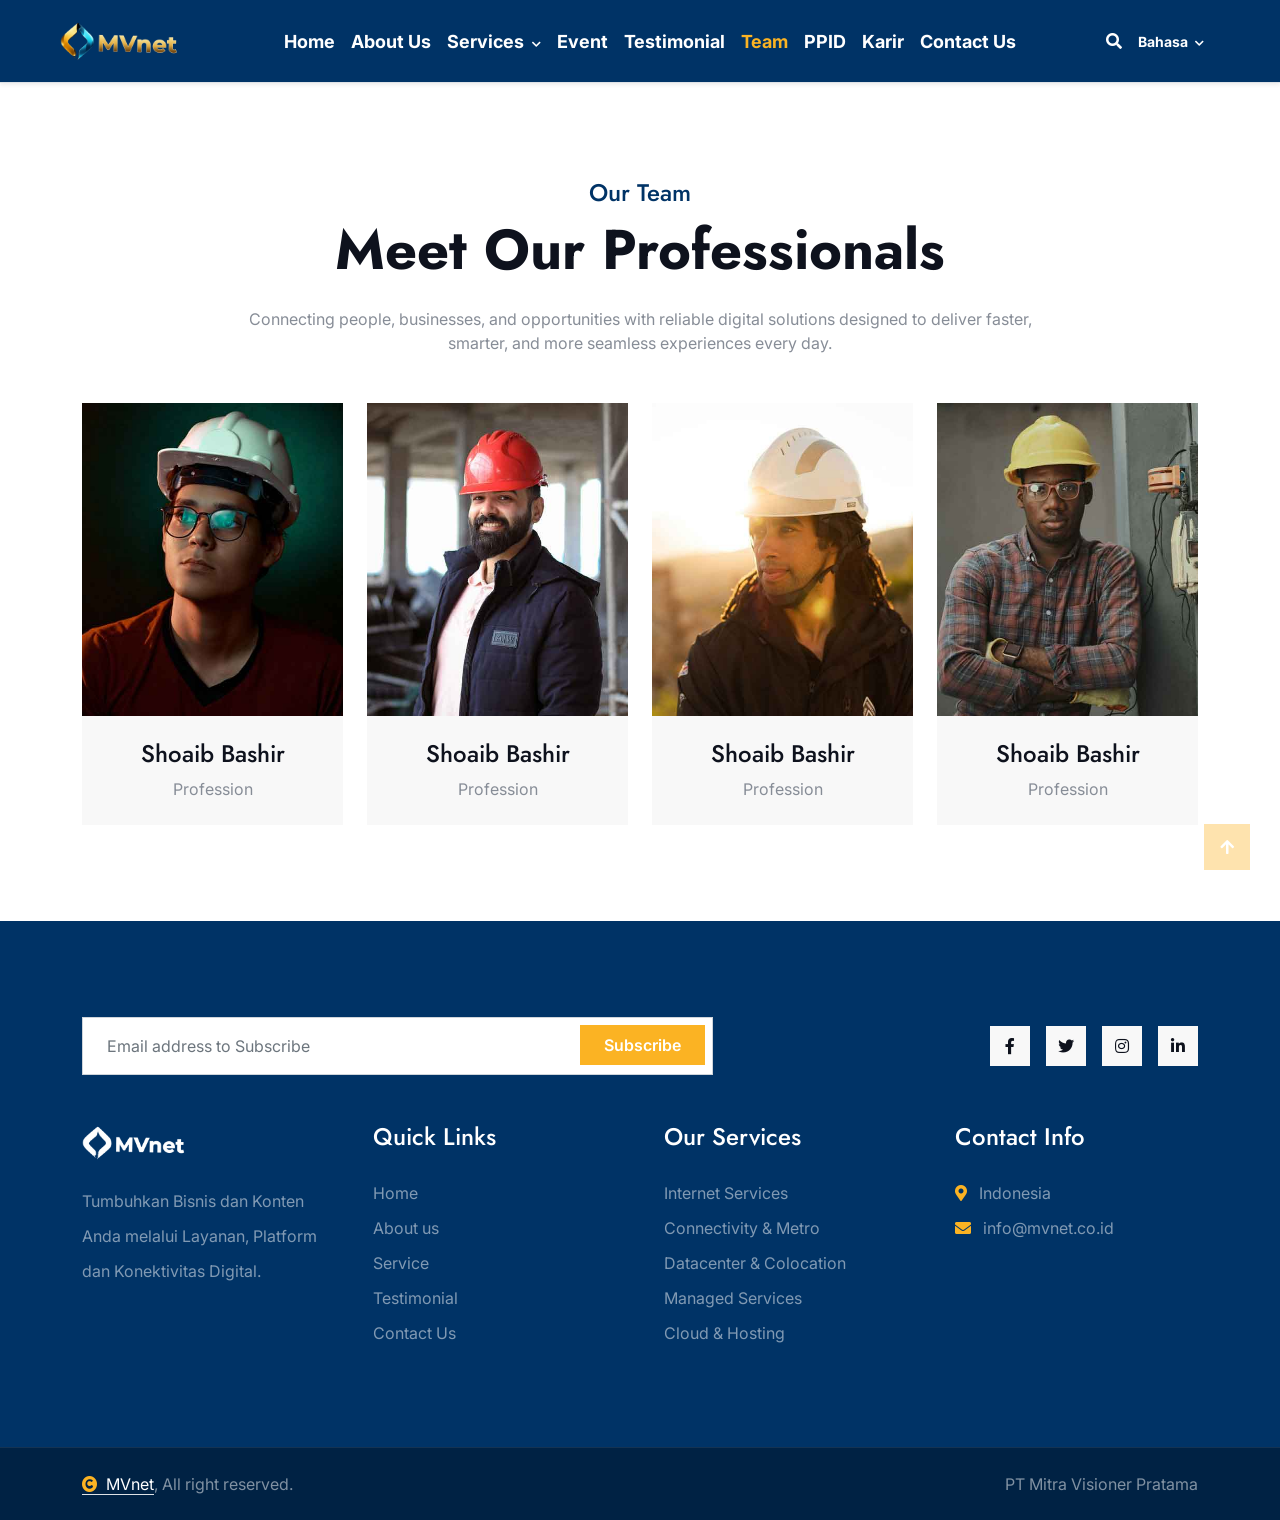
<file: team.html>
<!DOCTYPE html>
<html lang="en">

    <head>
        <meta charset="utf-8">
        <title>MVnet - Network Access Provider</title>
        <meta content="width=device-width, initial-scale=1.0" name="viewport">
        <meta content="" name="keywords">
        <meta content="" name="description">

        <!-- Google Web Fonts -->
        <link rel="preconnect" href="https://fonts.googleapis.com">
        <link rel="preconnect" href="https://fonts.gstatic.com" crossorigin>
        <link href="https://fonts.googleapis.com/css2?family=Inter:wght@100..900&family=Edu+TAS+Beginner:wght@400..700&family=Jost:ital,wght@0,100..900;1,100..900&display=swap" rel="stylesheet">

        <!-- Icon Font Stylesheet -->
        <link rel="stylesheet" href="https://use.fontawesome.com/releases/v5.15.4/css/all.css"/>
        <link href="https://cdn.jsdelivr.net/npm/bootstrap-icons@1.4.1/font/bootstrap-icons.css" rel="stylesheet">

        <!-- Libraries Stylesheet -->
        <link rel="stylesheet" href="lib/animate/animate.min.css"/>
        <link href="lib/owlcarousel/assets/owl.carousel.min.css" rel="stylesheet">


        <!-- Customized Bootstrap Stylesheet -->
        <link href="css/bootstrap.min.css" rel="stylesheet">

        <!-- Template Stylesheet -->
        <link href="css/style.css" rel="stylesheet">

        <style>
            /* Efek Warna Menu Navbar & Footer Menjadi #FBB323 saat Hover/Active */
            .nav .nav-link:hover,
            .nav .nav-link.active {
                color: #FBB323 !important;
                transition: color 0.2s ease-in-out;
            }

            /* Dropdown / Mega Menu Styling */
            .navbar-nav .dropdown {
                position: relative;
            }
            .navbar-nav .dropdown-menu {
                display: none;
                position: absolute;
                top: 100%;
                left: 0;
                background: #ffffff;
                border-radius: 12px;
                box-shadow: 0 15px 35px rgba(0, 0, 0, 0.15);
                border: none;
                padding: 20px;
                min-width: 550px;
                margin-top: 10px;
                z-index: 1000;
            }
            .navbar-nav .dropdown:hover .dropdown-menu {
                display: block;
                animation: fadeInDown 0.3s ease;
            }
            @keyframes fadeInDown {
                from {
                    opacity: 0;
                    transform: translateY(10px);
                }
                to {
                    opacity: 1;
                    transform: translateY(0);
                }
            }
            .dropdown-item-custom {
                border-radius: 8px;
                transition: all 0.2s ease;
                padding: 10px 15px;
            }
            .dropdown-item-custom:hover {
                background-color: #f8f9fa;
                color: #003366 !important;
                transform: translateX(5px);
            }
        </style>
    </head>

    <body>

        <!-- Spinner Start -->
        <div id="spinner" class="show bg-white position-fixed translate-middle w-100 vh-100 top-50 start-50 d-flex align-items-center justify-content-center">
            <div class="spinner-border text-primary" style="width: 3rem; height: 3rem;" role="status">
                <span class="sr-only">Loading...</span>
            </div>
        </div>
        <!-- Spinner End -->

        

        <!-- Top Navbar Start -->
        <div class="container-fluid py-3 border-bottom sticky-top shadow-sm" style="background-color: #003366 !important;">
            <div class="container-fluid px-4 px-lg-5 d-flex align-items-center justify-content-between position-relative">
                
                <!-- Logo -->
                <div class="d-flex align-items-center">
                    <a href="index.html" class="navbar-brand d-flex align-items-center">
                        <img src="img/logo mvnet.png" alt="MVnet Logo" style="height: 40px; width: auto; object-fit: contain;">
                    </a>
                </div>

                <!-- Navigation Menu (Akan di-toggle oleh JS di Mobile) -->
                <div id="customMobileMenu" class="d-none d-lg-flex align-items-center custom-mobile-menu">
                    <!-- Tombol Close (Hanya muncul di Mobile saat menu terbuka) -->
                    <button class="btn text-white d-lg-none position-absolute top-0 end-0 m-3" id="closeMenuBtn" style="font-size: 24px;">
                        <i class="fa fa-times"></i>
                    </button>

                    <ul class="nav navbar-nav align-items-lg-center mb-0 flex-column flex-lg-row w-100 p-4 p-lg-0">
                        <li class="nav-item"><a href="index.html" class="nav-link text-white fw-bold small px-3 px-lg-2">Home</a></li>
                        <li class="nav-item"><a href="about.html" class="nav-link text-white fw-bold small px-3 px-lg-2">About Us</a></li>
                        
                        <!-- Services Dropdown (Hanya 1 Ikon Panah) -->
                        <li class="nav-item dropdown">
                            <a href="service.html" class="nav-link text-white fw-bold small px-3 px-lg-2" id="servicesDropdown" role="button" data-bs-toggle="dropdown" aria-expanded="false">
                                Services <i class="fa fa-chevron-down ms-1" style="font-size: 10px;"></i>
                            </a>
                            <div class="dropdown-menu p-4 shadow-lg" aria-labelledby="servicesDropdown">
                                <div class="row g-4">
                                    <!-- Kolom 1: Commercial -->
                                    <div class="col-md-6 border-end">
                                        <h6 class="text-uppercase fw-bold mb-3" style="color: #003366; font-size: 13px; letter-spacing: 0.5px;">
                                            <i class="fas fa-network-wired me-2" style="color: #FBB323;"></i> Commercial
                                        </h6>
                                        <ul class="list-unstyled mb-0">
                                            <li><a href="service.html#ServiceTab-1" class="dropdown-item dropdown-item-custom text-dark fw-bold small py-2 d-block text-decoration-none">IP Transit & MVIX</a></li>
                                            <li><a href="service.html#ServiceTab-1" class="dropdown-item dropdown-item-custom text-dark fw-bold small py-2 d-block text-decoration-none">Dedicated & Broadband</a></li>
                                            <li><a href="service.html#ServiceTab-1" class="dropdown-item dropdown-item-custom text-dark fw-bold small py-2 d-block text-decoration-none">Direct Connect</a></li>
                                        </ul>
                                    </div>
                                    <!-- Kolom 2: Residential & Industrial -->
                                    <div class="col-md-6">
                                        <h6 class="text-uppercase fw-bold mb-3" style="color: #003366; font-size: 13px; letter-spacing: 0.5px;">
                                            <i class="fas fa-building me-2" style="color: #FBB323;"></i> Residential & Industrial
                                        </h6>
                                        <ul class="list-unstyled mb-0">
                                            <li><a href="service.html#ServiceTab-2" class="dropdown-item dropdown-item-custom text-dark fw-bold small py-2 d-block text-decoration-none">Internet & Security (Residential)</a></li>
                                            <li><a href="service.html#ServiceTab-3" class="dropdown-item dropdown-item-custom text-dark fw-bold small py-2 d-block text-decoration-none">Factory & Cloud Solutions</a></li>
                                            <li><a href="service.html#ServiceTab-3" class="dropdown-item dropdown-item-custom text-dark fw-bold small py-2 d-block text-decoration-none">Datacenter & Colocation</a></li>
                                        </ul>
                                    </div>
                                </div>
                                <div class="dropdown-divider my-3"></div>
                                <div class="text-center">
                                    <a href="service.html" class="text-decoration-none fw-bold small" style="color: #003366;">Lihat Semua Layanan <i class="fa fa-arrow-right ms-1"></i></a>
                                </div>
                            </div>
                        </li>
                        <li class="nav-item"><a href="event.html" class="nav-link text-white fw-bold small px-3 px-lg-2">Event</a></li>
                        <li class="nav-item"><a href="testimonial.html" class="nav-link text-white fw-bold small px-3 px-lg-2">Testimonial</a></li>
                        <li class="nav-item"><a href="team.html" class="nav-link text-white fw-bold small px-3 px-lg-2 active">Team</a></li>
                        <li class="nav-item"><a href="#" class="nav-link text-white fw-bold small px-3 px-lg-2">PPID</a></li>
                        <li class="nav-item"><a href="#" class="nav-link text-white fw-bold small px-3 px-lg-2">Karir</a></li>
                        <li class="nav-item"><a href="contact.html" class="nav-link text-white fw-bold small px-3 px-lg-2">Contact Us</a></li>
                    </ul>
                </div>

                <!-- Right Action (Search, Language & Hamburger Button) -->
                <div class="d-flex align-items-center">
                    <a href="#" class="text-white me-3"><i class="fa fa-search"></i></a>
                    <a href="#" class="text-white fw-bold small text-decoration-none me-3 d-none d-sm-block">Bahasa <i class="fa fa-chevron-down ms-1" style="font-size: 10px;"></i></a>
                    
                    <!-- Tombol Hamburger (JavaScript Trigger) -->
                    <button id="openMenuBtn" class="btn btn-outline-light d-lg-none" style="padding: 2px 8px; border-color: rgba(255,255,255,0.3);">
                        <i class="fa fa-bars fs-5"></i>
                    </button>
                </div>

            </div>
        </div>
        <!-- Top Navbar End -->


        <!-- Team Start -->
        <div class="container-fluid team py-5">
            <div class="container py-5">
                <div class="d-flex flex-column mx-auto text-center mb-5 wow fadeInUp" data-wow-delay="0.2s" style="max-width: 800px;">
                    <h4 class="text-primary" style="color: #003366 !important;">Our Team</h4>
                    <h1 class="display-4 mb-4">Meet Our Professionals</h1>
                    <p class="mb-0">Connecting people, businesses, and opportunities with reliable digital solutions designed to deliver faster, smarter, and more seamless experiences every day.</p>
                </div>
                <div class="row g-4">
                    <div class="col-md-6 col-lg-3 wow fadeInUp" data-wow-delay="0.2s">
                        <div class="team-item">
                            <div class="team-img">
                                <img src="img/team-1.jpg" class="img-fluid w-100" alt="">
                                <div class="team-icon">
                                    <a class="btn btn-square btn-primary mb-2" href="" style="background-color: #FBB323; border-color: #FBB323;"><i class="fab fa-facebook-f"></i></a>
                                    <a class="btn btn-square btn-primary mb-2" href="" style="background-color: #FBB323; border-color: #FBB323;"><i class="fab fa-twitter"></i></a>
                                    <a class="btn btn-square btn-primary mb-2" href="" style="background-color: #FBB323; border-color: #FBB323;"><i class="fab fa-instagram"></i></a>
                                    <a class="btn btn-square btn-primary mb-2" href="" style="background-color: #FBB323; border-color: #FBB323;"><i class="fab fa-linkedin-in"></i></a>
                                </div>
                            </div>
                            <div class="team-content bg-light text-center p-4">
                                <h4>Shoaib Bashir</h4>
                                <p class="mb-0">Profession</p>
                            </div>
                        </div>
                    </div>
                    <div class="col-md-6 col-lg-3 wow fadeInUp" data-wow-delay="0.4s">
                        <div class="team-item">
                            <div class="team-img">
                                <img src="img/team-2.jpg" class="img-fluid w-100" alt="">
                                <div class="team-icon">
                                    <a class="btn btn-square btn-primary mb-2" href="" style="background-color: #FBB323; border-color: #FBB323;"><i class="fab fa-facebook-f"></i></a>
                                    <a class="btn btn-square btn-primary mb-2" href="" style="background-color: #FBB323; border-color: #FBB323;"><i class="fab fa-twitter"></i></a>
                                    <a class="btn btn-square btn-primary mb-2" href="" style="background-color: #FBB323; border-color: #FBB323;"><i class="fab fa-instagram"></i></a>
                                    <a class="btn btn-square btn-primary mb-2" href="" style="background-color: #FBB323; border-color: #FBB323;"><i class="fab fa-linkedin-in"></i></a>
                                </div>
                            </div>
                            <div class="team-content bg-light text-center p-4">
                                <h4>Shoaib Bashir</h4>
                                <p class="mb-0">Profession</p>
                            </div>
                        </div>
                    </div>
                    <div class="col-md-6 col-lg-3 wow fadeInUp" data-wow-delay="0.6s">
                        <div class="team-item">
                            <div class="team-img">
                                <img src="img/team-3.jpg" class="img-fluid w-100" alt="">
                                <div class="team-icon">
                                    <a class="btn btn-square btn-primary mb-2" href="" style="background-color: #FBB323; border-color: #FBB323;"><i class="fab fa-facebook-f"></i></a>
                                    <a class="btn btn-square btn-primary mb-2" href="" style="background-color: #FBB323; border-color: #FBB323;"><i class="fab fa-twitter"></i></a>
                                    <a class="btn btn-square btn-primary mb-2" href="" style="background-color: #FBB323; border-color: #FBB323;"><i class="fab fa-instagram"></i></a>
                                    <a class="btn btn-square btn-primary mb-2" href="" style="background-color: #FBB323; border-color: #FBB323;"><i class="fab fa-linkedin-in"></i></a>
                                </div>
                            </div>
                            <div class="team-content bg-light text-center p-4">
                                <h4>Shoaib Bashir</h4>
                                <p class="mb-0">Profession</p>
                            </div>
                        </div>
                    </div>
                    <div class="col-md-6 col-lg-3 wow fadeInUp" data-wow-delay="0.8s">
                        <div class="team-item">
                            <div class="team-img">
                                <img src="img/team-4.jpg" class="img-fluid w-100" alt="">
                                <div class="team-icon">
                                    <a class="btn btn-square btn-primary mb-2" href="" style="background-color: #FBB323; border-color: #FBB323;"><i class="fab fa-facebook-f"></i></a>
                                    <a class="btn btn-square btn-primary mb-2" href="" style="background-color: #FBB323; border-color: #FBB323;"><i class="fab fa-twitter"></i></a>
                                    <a class="btn btn-square btn-primary mb-2" href="" style="background-color: #FBB323; border-color: #FBB323;"><i class="fab fa-instagram"></i></a>
                                    <a class="btn btn-square btn-primary mb-2" href="" style="background-color: #FBB323; border-color: #FBB323;"><i class="fab fa-linkedin-in"></i></a>
                                </div>
                            </div>
                            <div class="team-content bg-light text-center p-4">
                                <h4>Shoaib Bashir</h4>
                                <p class="mb-0">Profession</p>
                            </div>
                        </div>
                    </div>
                </div>
            </div>
         </div>
        <!-- Team End -->

        <!-- Footer Start (Background #003366) -->
        <div class="container-fluid footer py-5 wow fadeIn" data-wow-delay="0.2s" style="background-color: #003366 !important;">
            <div class="container py-5">
                <div class="row g-5 mb-5 align-items-center">
                    <div class="col-lg-7">
                        <div class="position-relative mx-auto">
                            <input class="form-control w-100 py-3 ps-4 pe-5" type="text" placeholder="Email address to Subscribe">
                            <button type="button" class="btn btn-primary position-absolute top-0 end-0 py-2 px-4 mt-2 me-2" style="background-color: #FBB323; border-color: #FBB323;">Subscribe</button>
                        </div>
                    </div>
                    <div class="col-lg-5">
                        <div class="d-flex align-items-center justify-content-center justify-content-lg-end">
                            <a class="btn btn-light btn-md-square me-3" href=""><i class="fab fa-facebook-f text-dark"></i></a>
                            <a class="btn btn-light btn-md-square me-3" href=""><i class="fab fa-twitter text-dark"></i></a>
                            <a class="btn btn-light btn-md-square me-3" href=""><i class="fab fa-instagram text-dark"></i></a>
                            <a class="btn btn-light btn-md-square me-0" href=""><i class="fab fa-linkedin-in text-dark"></i></a>
                        </div>
                    </div>
                </div>
                <div class="row g-5">
                    <div class="col-md-6 col-lg-6 col-xl-3">
                        <div class="footer-item d-flex flex-column">
                            <div class="footer-item">
                                <h3 class="text-white mb-4"><img src="img/logo mvnet.png" alt="Logo" style="height: 35px; width: auto; filter: brightness(0) invert(1);"></h3>
                                <p class="mb-3 text-white-50">Tumbuhkan Bisnis dan Konten Anda melalui Layanan, Platform dan Konektivitas Digital.</p>
                            </div>
                        </div>
                    </div>
                    <div class="col-md-6 col-lg-6 col-xl-3">
                        <div class="footer-item d-flex flex-column">
                            <h4 class="text-white mb-4">Quick Links</h4>
                            <a href="index.html" class="text-white-50"> Home</a>
                            <a href="about.html" class="text-white-50"> About us</a>
                            <a href="service.html" class="text-white-50"> Service</a>
                            <a href="testimonial.html" class="text-white-50"> Testimonial</a>
                            <a href="contact.html" class="text-white-50"> Contact Us</a>
                        </div>
                    </div>
                    <div class="col-md-6 col-lg-6 col-xl-3">
                        <div class="footer-item d-flex flex-column">
                            <h4 class="text-white mb-4">Our Services</h4>
                            <a href="service.html" class="text-white-50"> Internet Services</a>
                            <a href="service.html" class="text-white-50"> Connectivity & Metro</a>
                            <a href="service.html" class="text-white-50"> Datacenter & Colocation</a>
                            <a href="service.html" class="text-white-50"> Managed Services</a>
                            <a href="service.html" class="text-white-50"> Cloud & Hosting</a>
                        </div>
                    </div>
                    <div class="col-md-6 col-lg-6 col-xl-3">
                        <div class="footer-item d-flex flex-column">
                            <h4 class="text-white mb-4">Contact Info</h4>
                            <a href="#" class="text-white-50"><i class="fa fa-map-marker-alt me-2" style="color: #FBB323;"></i> Indonesia</a>
                            <a href="mailto:info@mvnet.co.id" class="text-white-50"><i class="fas fa-envelope me-2" style="color: #FBB323;"></i> info@mvnet.co.id</a>
                        </div>
                    </div>
                </div>
            </div>
        </div>
        <!-- Footer End -->

        
        <!-- Copyright Start -->
        <div class="container-fluid copyright py-4" style="background-color: #002244; color: #fff;">
            <div class="container">
                <div class="row g-4 align-items-center">
                    <div class="col-md-6 text-center text-md-start mb-md-0">
                        <span class="text-white-50"><a href="#" class="border-bottom text-white"><i class="fas fa-copyright me-2" style="color: #FBB323;"></i>MVnet</a>, All right reserved.</span>
                    </div>
                    <div class="col-md-6 text-center text-md-end text-white-50">
                        <span>PT Mitra Visioner Pratama</span>
                    </div>
                </div>
            </div>
        </div>
        <!-- Copyright End -->


        <!-- Back to Top -->
        <a href="#" class="btn btn-primary btn-lg-square back-to-top" style="background-color: #FBB323; border-color: #FBB323;"><i class="fa fa-arrow-up"></i></a>   

        
        <!-- JavaScript Libraries -->
        <script src="https://ajax.googleapis.com/ajax/libs/jquery/3.6.4/jquery.min.js"></script>
        <script src="https://cdn.jsdelivr.net/npm/bootstrap@5.0.0/dist/js/bootstrap.bundle.min.js"></script>
        <script src="lib/wow/wow.min.js"></script>
        <script src="lib/easing/easing.min.js"></script>
        <script src="lib/waypoints/waypoints.min.js"></script>
        <script src="lib/owlcarousel/owl.carousel.min.js"></script>
        

        <!-- Template Javascript -->
        <script src="js/main.js"></script>
    </body>

</html>
</file>
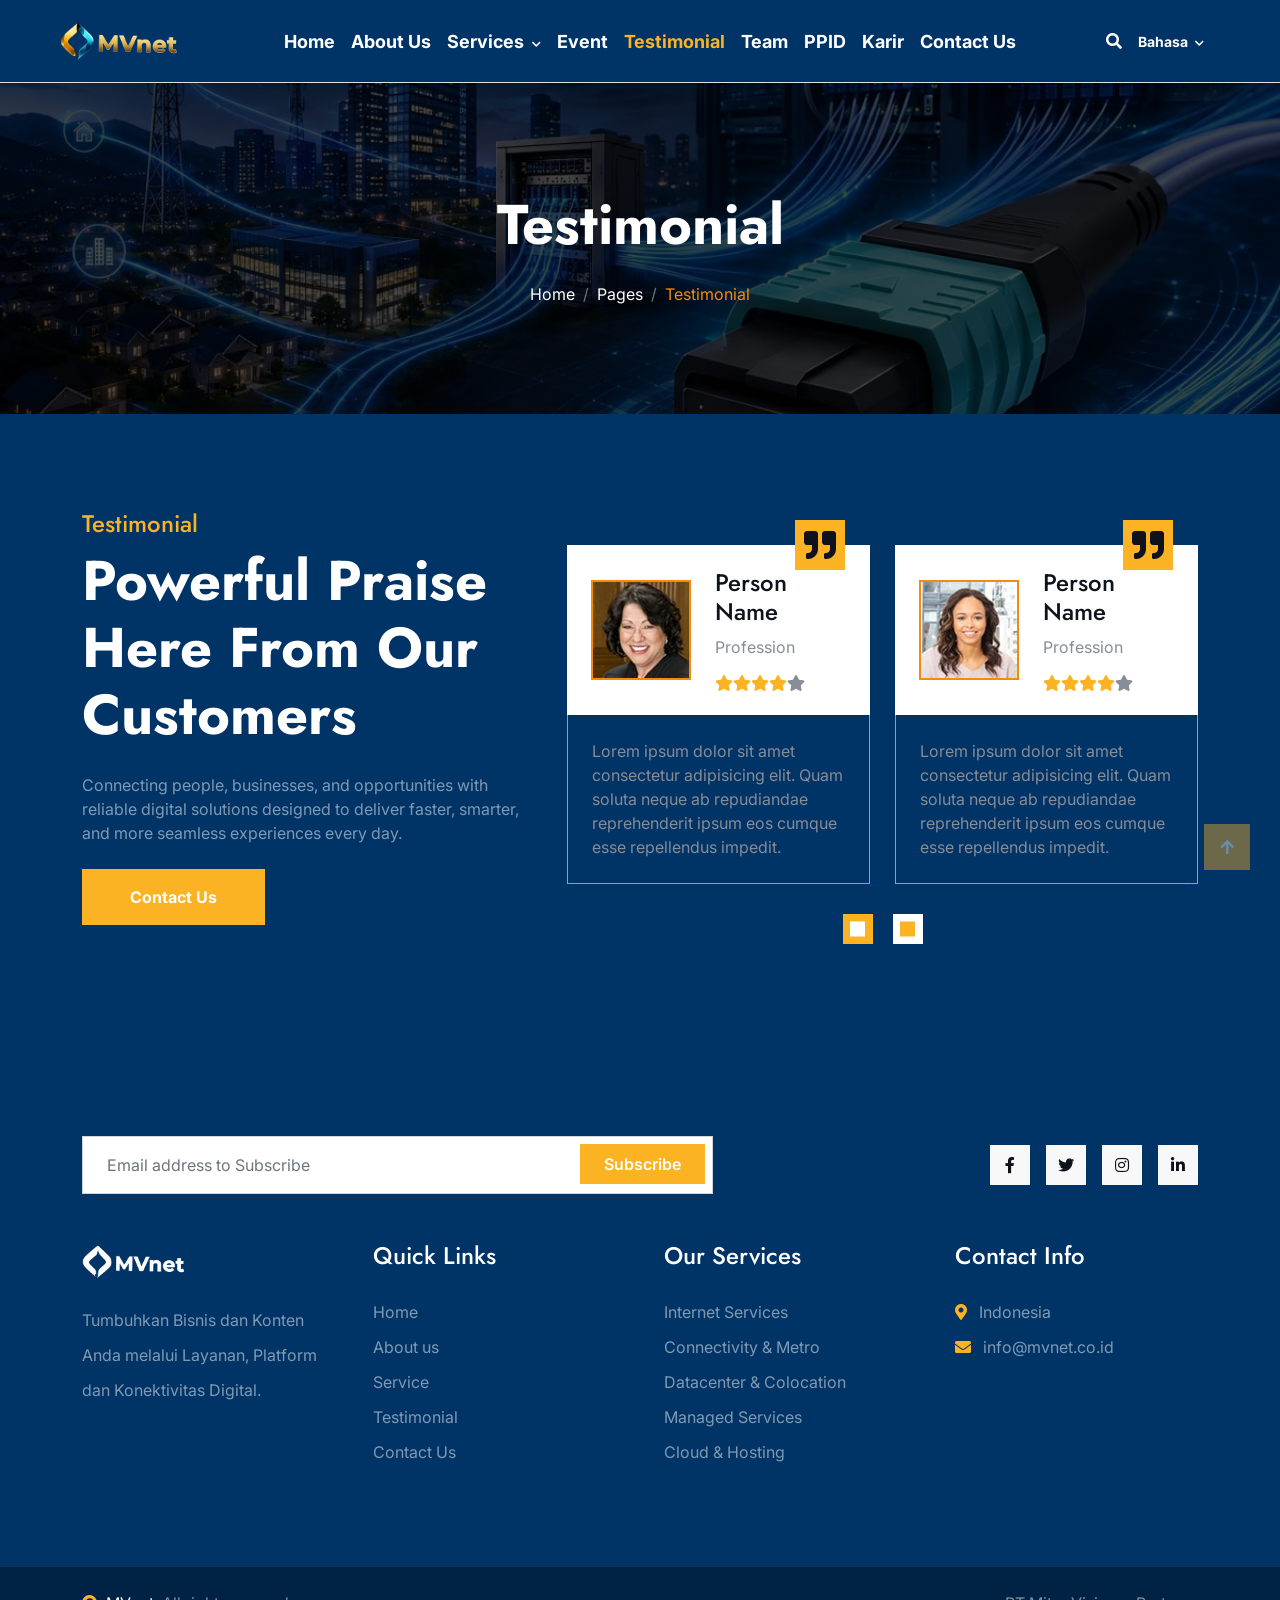
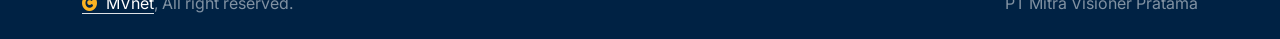
<file: testimonial.html>
<!DOCTYPE html>
<html lang="en">

    <head>
        <meta charset="utf-8">
        <title>MVnet - Network Access Provider</title>
        <meta content="width=device-width, initial-scale=1.0" name="viewport">
        <meta content="" name="keywords">
        <meta content="" name="description">

        <!-- Google Web Fonts -->
        <link rel="preconnect" href="https://fonts.googleapis.com">
        <link rel="preconnect" href="https://fonts.gstatic.com" crossorigin>
        <link href="https://fonts.googleapis.com/css2?family=Inter:wght@100..900&family=Edu+TAS+Beginner:wght@400..700&family=Jost:ital,wght@0,100..900;1,100..900&display=swap" rel="stylesheet">

        <!-- Icon Font Stylesheet -->
        <link rel="stylesheet" href="https://use.fontawesome.com/releases/v5.15.4/css/all.css"/>
        <link href="https://cdn.jsdelivr.net/npm/bootstrap-icons@1.4.1/font/bootstrap-icons.css" rel="stylesheet">

        <!-- Libraries Stylesheet -->
        <link rel="stylesheet" href="lib/animate/animate.min.css"/>
        <link href="lib/owlcarousel/assets/owl.carousel.min.css" rel="stylesheet">

        <!-- Customized Bootstrap Stylesheet -->
        <link href="css/bootstrap.min.css" rel="stylesheet">

        <!-- Template Stylesheet -->
        <link href="css/style.css" rel="stylesheet">

        <style>
            /* Efek Warna Menu Navbar & Footer Menjadi #FBB323 saat Hover/Active */
            .nav .nav-link:hover,
            .nav .nav-link.active {
                color: #FBB323 !important;
                transition: color 0.2s ease-in-out;
            }

            /* Dropdown / Mega Menu Styling */
            .navbar-nav .dropdown {
                position: relative;
            }
            .navbar-nav .dropdown-menu {
                display: none;
                position: absolute;
                top: 100%;
                left: 0;
                background: #ffffff;
                border-radius: 12px;
                box-shadow: 0 15px 35px rgba(0, 0, 0, 0.15);
                border: none;
                padding: 20px;
                min-width: 550px;
                margin-top: 10px;
                z-index: 1000;
            }
            .navbar-nav .dropdown:hover .dropdown-menu {
                display: block;
                animation: fadeInDown 0.3s ease;
            }
            @keyframes fadeInDown {
                from {
                    opacity: 0;
                    transform: translateY(10px);
                }
                to {
                    opacity: 1;
                    transform: translateY(0);
                }
            }
            .dropdown-item-custom {
                border-radius: 8px;
                transition: all 0.2s ease;
                padding: 10px 15px;
            }
            .dropdown-item-custom:hover {
                background-color: #f8f9fa;
                color: #003366 !important;
                transform: translateX(5px);
            }
        </style>
    </head>

    <body>

        <!-- Spinner Start -->
        <div id="spinner" class="show bg-white position-fixed translate-middle w-100 vh-100 top-50 start-50 d-flex align-items-center justify-content-center">
            <div class="spinner-border text-primary" style="width: 3rem; height: 3rem;" role="status">
                <span class="sr-only">Loading...</span>
            </div>
        </div>
        <!-- Spinner End -->

        <!-- Top Navbar Start -->
        <div class="container-fluid py-3 border-bottom sticky-top shadow-sm" style="background-color: #003366 !important;">
            <div class="container-fluid px-4 px-lg-5 d-flex align-items-center justify-content-between position-relative">
                
                <!-- Logo -->
                <div class="d-flex align-items-center">
                    <a href="index.html" class="navbar-brand d-flex align-items-center">
                        <img src="img/logo mvnet.png" alt="MVnet Logo" style="height: 40px; width: auto; object-fit: contain;">
                    </a>
                </div>

                <!-- Navigation Menu (Akan di-toggle oleh JS di Mobile) -->
                <div id="customMobileMenu" class="d-none d-lg-flex align-items-center custom-mobile-menu">
                    <!-- Tombol Close (Hanya muncul di Mobile saat menu terbuka) -->
                    <button class="btn text-white d-lg-none position-absolute top-0 end-0 m-3" id="closeMenuBtn" style="font-size: 24px;">
                        <i class="fa fa-times"></i>
                    </button>

                    <ul class="nav navbar-nav align-items-lg-center mb-0 flex-column flex-lg-row w-100 p-4 p-lg-0">
                        <li class="nav-item"><a href="index.html" class="nav-link text-white fw-bold small px-3 px-lg-2">Home</a></li>
                        <li class="nav-item"><a href="about.html" class="nav-link text-white fw-bold small px-3 px-lg-2">About Us</a></li>
                        
                        <!-- Services Dropdown (Hanya 1 Ikon Panah) -->
                        <li class="nav-item dropdown">
                            <a href="service.html" class="nav-link text-white fw-bold small px-3 px-lg-2" id="servicesDropdown" role="button" data-bs-toggle="dropdown" aria-expanded="false">
                                Services <i class="fa fa-chevron-down ms-1" style="font-size: 10px;"></i>
                            </a>
                            <div class="dropdown-menu p-4 shadow-lg" aria-labelledby="servicesDropdown">
                                <div class="row g-4">
                                    <!-- Kolom 1: Commercial -->
                                    <div class="col-md-6 border-end">
                                        <h6 class="text-uppercase fw-bold mb-3" style="color: #003366; font-size: 13px; letter-spacing: 0.5px;">
                                            <i class="fas fa-network-wired me-2" style="color: #FBB323;"></i> Commercial
                                        </h6>
                                        <ul class="list-unstyled mb-0">
                                            <li><a href="service.html#ServiceTab-1" class="dropdown-item dropdown-item-custom text-dark fw-bold small py-2 d-block text-decoration-none">IP Transit & MVIX</a></li>
                                            <li><a href="service.html#ServiceTab-1" class="dropdown-item dropdown-item-custom text-dark fw-bold small py-2 d-block text-decoration-none">Dedicated & Broadband</a></li>
                                            <li><a href="service.html#ServiceTab-1" class="dropdown-item dropdown-item-custom text-dark fw-bold small py-2 d-block text-decoration-none">Direct Connect</a></li>
                                        </ul>
                                    </div>
                                    <!-- Kolom 2: Residential & Industrial -->
                                    <div class="col-md-6">
                                        <h6 class="text-uppercase fw-bold mb-3" style="color: #003366; font-size: 13px; letter-spacing: 0.5px;">
                                            <i class="fas fa-building me-2" style="color: #FBB323;"></i> Residential & Industrial
                                        </h6>
                                        <ul class="list-unstyled mb-0">
                                            <li><a href="service.html#ServiceTab-2" class="dropdown-item dropdown-item-custom text-dark fw-bold small py-2 d-block text-decoration-none">Internet & Security (Residential)</a></li>
                                            <li><a href="service.html#ServiceTab-3" class="dropdown-item dropdown-item-custom text-dark fw-bold small py-2 d-block text-decoration-none">Factory & Cloud Solutions</a></li>
                                            <li><a href="service.html#ServiceTab-3" class="dropdown-item dropdown-item-custom text-dark fw-bold small py-2 d-block text-decoration-none">Datacenter & Colocation</a></li>
                                        </ul>
                                    </div>
                                </div>
                                <div class="dropdown-divider my-3"></div>
                                <div class="text-center">
                                    <a href="service.html" class="text-decoration-none fw-bold small" style="color: #003366;">Lihat Semua Layanan <i class="fa fa-arrow-right ms-1"></i></a>
                                </div>
                            </div>
                        </li>
                        <li class="nav-item"><a href="event.html" class="nav-link text-white fw-bold small px-3 px-lg-2">Event</a></li>
                        <li class="nav-item"><a href="testimonial.html" class="nav-link text-white fw-bold small px-3 px-lg-2 active">Testimonial</a></li>
                        <li class="nav-item"><a href="team.html" class="nav-link text-white fw-bold small px-3 px-lg-2">Team</a></li>
                        <li class="nav-item"><a href="#" class="nav-link text-white fw-bold small px-3 px-lg-2">PPID</a></li>
                        <li class="nav-item"><a href="#" class="nav-link text-white fw-bold small px-3 px-lg-2">Karir</a></li>
                        <li class="nav-item"><a href="contact.html" class="nav-link text-white fw-bold small px-3 px-lg-2">Contact Us</a></li>
                    </ul>
                </div>

                <!-- Right Action (Search, Language & Hamburger Button) -->
                <div class="d-flex align-items-center">
                    <a href="#" class="text-white me-3"><i class="fa fa-search"></i></a>
                    <a href="#" class="text-white fw-bold small text-decoration-none me-3 d-none d-sm-block">Bahasa <i class="fa fa-chevron-down ms-1" style="font-size: 10px;"></i></a>
                    
                    <!-- Tombol Hamburger (JavaScript Trigger) -->
                    <button id="openMenuBtn" class="btn btn-outline-light d-lg-none" style="padding: 2px 8px; border-color: rgba(255,255,255,0.3);">
                        <i class="fa fa-bars fs-5"></i>
                    </button>
                </div>

            </div>
        </div>
        <!-- Top Navbar End -->


        <!-- Header Start -->
        <div class="container-fluid bg-breadcrumb">
            <div class="container text-center py-5" style="max-width: 900px;">
                <h4 class="text-white display-4 mb-4 wow fadeInDown" data-wow-delay="0.1s">Testimonial</h4>
                <ol class="breadcrumb d-flex justify-content-center mb-0 wow fadeInDown" data-wow-delay="0.3s">
                    <li class="breadcrumb-item"><a href="index.html">Home</a></li>
                    <li class="breadcrumb-item"><a href="#">Pages</a></li>
                    <li class="breadcrumb-item active text-primary">Testimonial</li>
                </ol>    
            </div>
        </div>
        <!-- Header End -->


        <!-- Testimonial Start -->
        <div class="container-fluid testimonial py-5" style="background-color: #003366 !important;">
            <div class="container py-5">
                <div class="row g-5">
                    <div class="col-lg-6 col-xl-5 wow fadeInUp" data-wow-delay="0.2s">
                        <h4 class="text-primary" style="color: #FBB323 !important;">Testimonial</h4>
                        <h1 class="display-4 text-white mb-4">Powerful Praise Here From Our Customers</h1>
                        <p class="mb-4 text-white-50">Connecting people, businesses, and opportunities with reliable digital solutions designed to deliver faster, smarter, and more seamless experiences every day.
                        </p>
                        <a class="btn btn-light py-3 px-5" href="contact.html" style="background-color: #FBB323; border-color: #FBB323; color: #fff; font-weight: bold;">Contact Us</a>
                    </div>
                    <div class="col-lg-6 col-xl-7 wow fadeInUp" data-wow-delay="0.4s">
                        <div class="owl-carousel testimonial-carousel">
                            <div class="testimonial-item">
                                <div class="testimonial-quote"><i class="fa fa-quote-right fa-2x"></i>
                                </div>
                                <div class="testimonial-inner p-4">
                                    <img src="img/testimonial-1.jpg" class="img-fluid" alt="">
                                    <div class="ms-4">
                                        <h4>Person Name</h4>
                                        <p>Profession</p>
                                        <div class="d-flex text-primary" style="color: #FBB323 !important;">
                                            <i class="fas fa-star"></i>
                                            <i class="fas fa-star"></i>
                                            <i class="fas fa-star"></i>
                                            <i class="fas fa-star"></i>
                                            <i class="fas fa-star text-body"></i>
                                        </div>
                                    </div>
                                </div>
                                <div class="customer-text p-4">
                                    <p class="mb-0">Lorem ipsum dolor sit amet consectetur adipisicing elit. Quam soluta neque ab repudiandae reprehenderit ipsum eos cumque esse repellendus impedit.</p>
                                </div>
                            </div>
                            <div class="testimonial-item">
                                <div class="testimonial-quote"><i class="fa fa-quote-right fa-2x"></i>
                                </div>
                                <div class="testimonial-inner p-4">
                                    <img src="img/testimonial-2.jpg" class="img-fluid" alt="">
                                    <div class="ms-4">
                                        <h4>Person Name</h4>
                                        <p>Profession</p>
                                        <div class="d-flex text-primary" style="color: #FBB323 !important;">
                                            <i class="fas fa-star"></i>
                                            <i class="fas fa-star"></i>
                                            <i class="fas fa-star"></i>
                                            <i class="fas fa-star"></i>
                                            <i class="fas fa-star text-body"></i>
                                        </div>
                                    </div>
                                </div>
                                <div class="customer-text p-4">
                                    <p class="mb-0">Lorem ipsum dolor sit amet consectetur adipisicing elit. Quam soluta neque ab repudiandae reprehenderit ipsum eos cumque esse repellendus impedit.</p>
                                </div>
                            </div>
                            <div class="testimonial-item">
                                <div class="testimonial-quote"><i class="fa fa-quote-right fa-2x"></i>
                                </div>
                                <div class="testimonial-inner p-4">
                                    <img src="img/testimonial-3.jpg" class="img-fluid" alt="">
                                    <div class="ms-4">
                                        <h4>Person Name</h4>
                                        <p>Profession</p>
                                        <div class="d-flex text-primary" style="color: #FBB323 !important;">
                                            <i class="fas fa-star"></i>
                                            <i class="fas fa-star"></i>
                                            <i class="fas fa-star"></i>
                                            <i class="fas fa-star"></i>
                                            <i class="fas fa-star text-body"></i>
                                        </div>
                                    </div>
                                </div>
                                <div class="customer-text p-4">
                                    <p class="mb-0">Lorem ipsum dolor sit amet consectetur adipisicing elit. Quam soluta neque ab repudiandae reprehenderit ipsum eos cumque esse repellendus impedit.</p>
                                </div>
                            </div>
                        </div>
                    </div>
                </div>
            </div>
         </div>
        <!-- Testimonial End -->

        <!-- Footer Start (Background #003366) -->
        <div class="container-fluid footer py-5 wow fadeIn" data-wow-delay="0.2s" style="background-color: #003366 !important;">
            <div class="container py-5">
                <div class="row g-5 mb-5 align-items-center">
                    <div class="col-lg-7">
                        <div class="position-relative mx-auto">
                            <input class="form-control w-100 py-3 ps-4 pe-5" type="text" placeholder="Email address to Subscribe">
                            <button type="button" class="btn btn-primary position-absolute top-0 end-0 py-2 px-4 mt-2 me-2" style="background-color: #FBB323; border-color: #FBB323;">Subscribe</button>
                        </div>
                    </div>
                    <div class="col-lg-5">
                        <div class="d-flex align-items-center justify-content-center justify-content-lg-end">
                            <a class="btn btn-light btn-md-square me-3" href=""><i class="fab fa-facebook-f text-dark"></i></a>
                            <a class="btn btn-light btn-md-square me-3" href=""><i class="fab fa-twitter text-dark"></i></a>
                            <a class="btn btn-light btn-md-square me-3" href=""><i class="fab fa-instagram text-dark"></i></a>
                            <a class="btn btn-light btn-md-square me-0" href=""><i class="fab fa-linkedin-in text-dark"></i></a>
                        </div>
                    </div>
                </div>
                <div class="row g-5">
                    <div class="col-md-6 col-lg-6 col-xl-3">
                        <div class="footer-item d-flex flex-column">
                            <div class="footer-item">
                                <h3 class="text-white mb-4"><img src="img/logo mvnet.png" alt="Logo" style="height: 35px; width: auto; filter: brightness(0) invert(1);"></h3>
                                <p class="mb-3 text-white-50">Tumbuhkan Bisnis dan Konten Anda melalui Layanan, Platform dan Konektivitas Digital.</p>
                            </div>
                        </div>
                    </div>
                    <div class="col-md-6 col-lg-6 col-xl-3">
                        <div class="footer-item d-flex flex-column">
                            <h4 class="text-white mb-4">Quick Links</h4>
                            <a href="index.html" class="text-white-50"> Home</a>
                            <a href="about.html" class="text-white-50"> About us</a>
                            <a href="service.html" class="text-white-50"> Service</a>
                            <a href="testimonial.html" class="text-white-50"> Testimonial</a>
                            <a href="contact.html" class="text-white-50"> Contact Us</a>
                        </div>
                    </div>
                    <div class="col-md-6 col-lg-6 col-xl-3">
                        <div class="footer-item d-flex flex-column">
                            <h4 class="text-white mb-4">Our Services</h4>
                            <a href="service.html" class="text-white-50"> Internet Services</a>
                            <a href="service.html" class="text-white-50"> Connectivity & Metro</a>
                            <a href="service.html" class="text-white-50"> Datacenter & Colocation</a>
                            <a href="service.html" class="text-white-50"> Managed Services</a>
                            <a href="service.html" class="text-white-50"> Cloud & Hosting</a>
                        </div>
                    </div>
                    <div class="col-md-6 col-lg-6 col-xl-3">
                        <div class="footer-item d-flex flex-column">
                            <h4 class="text-white mb-4">Contact Info</h4>
                            <a href="#" class="text-white-50"><i class="fa fa-map-marker-alt me-2" style="color: #FBB323;"></i> Indonesia</a>
                            <a href="mailto:info@mvnet.co.id" class="text-white-50"><i class="fas fa-envelope me-2" style="color: #FBB323;"></i> info@mvnet.co.id</a>
                        </div>
                    </div>
                </div>
            </div>
        </div>
        <!-- Footer End -->

        
        <!-- Copyright Start -->
        <div class="container-fluid copyright py-4" style="background-color: #002244; color: #fff;">
            <div class="container">
                <div class="row g-4 align-items-center">
                    <div class="col-md-6 text-center text-md-start mb-md-0">
                        <span class="text-white-50"><a href="#" class="border-bottom text-white"><i class="fas fa-copyright me-2" style="color: #FBB323;"></i>MVnet</a>, All right reserved.</span>
                    </div>
                    <div class="col-md-6 text-center text-md-end text-white-50">
                        <span>PT Mitra Visioner Pratama</span>
                    </div>
                </div>
            </div>
        </div>
        <!-- Copyright End -->


        <!-- Back to Top -->
        <a href="#" class="btn btn-primary btn-lg-square back-to-top" style="background-color: #FBB323; border-color: #FBB323;"><i class="fa fa-arrow-up"></i></a>   

        
        <!-- JavaScript Libraries -->
        <script src="https://ajax.googleapis.com/ajax/libs/jquery/3.6.4/jquery.min.js"></script>
        <script src="https://cdn.jsdelivr.net/npm/bootstrap@5.0.0/dist/js/bootstrap.bundle.min.js"></script>
        <script src="lib/wow/wow.min.js"></script>
        <script src="lib/easing/easing.min.js"></script>
        <script src="lib/waypoints/waypoints.min.js"></script>
        <script src="lib/owlcarousel/owl.carousel.min.js"></script>
        

        <!-- Template Javascript -->
        <script src="js/main.js"></script>
    </body>

</html>
</file>
<file: css/style.css>
/*** Spinner Start ***/
#spinner {
    opacity: 0;
    visibility: hidden;
    transition: opacity .5s ease-out, visibility 0s linear .5s;
    z-index: 99999;
}

#spinner.show {
    transition: opacity .5s ease-out, visibility 0s linear 0s;
    visibility: visible;
    opacity: 1;
}
/*** Spinner End ***/

.back-to-top {
    position: fixed;
    right: 30px;
    bottom: 30px;
    transition: 0.5s;
    z-index: 99;
}


/*** Button Start ***/
.btn {
    font-weight: 600;
    transition: .5s;
}

.btn-square {
    width: 32px;
    height: 32px;
}

.btn-sm-square {
    width: 34px;
    height: 34px;
}

.btn-md-square {
    width: 40px;
    height: 40px;
}

.btn-lg-square {
    width: 46px;
    height: 46px;
}

.btn-xl-square {
    width: 56px;
    height: 56px;
}

.btn-square,
.btn-sm-square,
.btn-md-square,
.btn-lg-square,
.btn-xl-square {
    padding: 0;
    display: flex;
    align-items: center;
    justify-content: center;
    font-weight: normal;
}

.btn.btn-primary {
    color: var(--bs-white);
    border: none;
}

.btn.btn-primary:hover {
    background: #003366;
    color: var(--bs-white);
}

.btn.btn-light {
    color: var(--bs-primary);
    border: none;
}

.btn.btn-light:hover {
    color: var(--bs-white);
    background: #FBB323;
}

/*** Navbar Start ***/
.header-top .topbar .dropdown-toggle::after {
    border: none;
    content: "\f107";
    font-family: "Font Awesome 5 Free";
    font-weight: 600;
    vertical-align: middle;
    margin-left: 8px;
    color: var(--bs-primary);
}

.header-top .topbar .dropdown .dropdown-menu {
    transform: rotateX(0deg);
    visibility: visible;
    background: var(--bs-light);
    padding-top: 12px;
    border: 0;
    transition: .5s;
    opacity: 1;
}

.header-top {
    height: 125px;
    position: relative;
}

.header-top::after {
    content: "";
    position: absolute;
    overflow: hidden;
    width: 50%;
    height: 100%;
    top: 0;
    left: 0;
    background: #003366;
    z-index: 1;
}

.header-top .container {
    position: relative;
    z-index: 999;
}

@media (min-width: 992px) {
    .header-top::before {
        content: "";
        position: absolute;
        overflow: hidden;
        width: 100%;
        height: 45px;
        top: 0;
        right: 0;
        background: #003366;
        z-index: -1;
    }

    .navbar-brand-2 {
        display: none;
    }
}

@media (max-width: 991px) {
    .header-top {
        max-height: 80px;
    }

    .navbar {
        justify-content: space-between;
    }

    .header-top .container {
        max-height: 80px;
    }

    .navbar-brand {
        display: none;
    }

    .navbar-brand-2 {
        position: relative;
        overflow: hidden;
        width: 200px;
        height: 100%;
        padding: 0;
        display: flex;
        align-items: center;
        z-index: 99;
    }

    .navbar-brand-2::before {
        content: "";
        position: absolute;
        overflow: hidden;
        width: 100%;
        height: 600px;
        top: -200px;
        right: 18px;
        background: #003366;
        transform: rotate(-18deg);
        z-index: -1;
    }

    .navbar-brand-2::after {
        content: "";
        position: absolute;
        overflow: hidden;
        width: 5px;
        height: 600px;
        top: -200px;
        right: 18px;
        background: #FBB323;
        transform: rotate(-18deg);
        z-index: -1;
    }

    .navbar.navbar-light {
        height: 100%;
        padding: 0;
    }

    .navbar .navbar-collapse {
        margin-top: -20px;
    }

}

.nav-bar .navbar {
    height: 100%;
    background: var(--bs-white);
    position: relative;
    z-index: 9;
}

.navbar-light .navbar-brand img {
    max-height: 60px;
    transition: .5s;
}

.nav-bar .navbar-light .navbar-brand img {
    max-height: 50px;
}

.navbar .navbar-nav .nav-item .nav-link {
    padding: 0;
}

.navbar .navbar-nav .nav-item {
    display: flex;
    align-items: center;
    padding: 0;
    margin-right: 20px;
}

.navbar-light .navbar-nav .nav-item:hover,
.navbar-light .navbar-nav .nav-item.active,
.navbar-light .navbar-nav .nav-item:hover .nav-link,
.navbar-light .navbar-nav .nav-item.active .nav-link {
    color: var(--bs-primary);
}

@media (max-width: 991px) {
    .navbar {
        padding: 20px 0;
    }

    .navbar .navbar-nav .nav-link {
        padding: 0;
        
        
    }

    .navbar .navbar-nav .nav-item {
        display: flex;
        padding: 12px;
        flex-direction: column;
        justify-content: start;
        align-items: start;
        
        
    }


    .navbar .navbar-nav .nav-btn {
        display: flex;
        justify-content: start;
        
    }

    .navbar .navbar-nav {
        
        width: 100%;
        display: flex;
        margin-top: 20px;
        padding-bottom: 20px;
        margin-left: 50px;
        background: var(--bs-light);
        
    }

    .navbar .navbar-nav .nav-btn {
        display: flex;
        flex-direction: column;
    }

    .navbar .navbar-nav .nav-btn a.btn {
        margin-right: 15px;
    }

    .navbar.navbar-expand-lg .navbar-toggler {
        padding: 8px 15px;
        border: 1px solid var(--bs-primary);
        color: var(--bs-primary);
    }
}

.navbar .dropdown-toggle::after {
    border: none;
    content: "\f107";
    font-family: "Font Awesome 5 Free";
    font-weight: 600;
    vertical-align: middle;
    margin-left: 8px;
}

.dropdown .dropdown-menu .dropdown-item:hover {
    background: #FBB323;
    color: var(--bs-white);
}



/*** Carousel Hero Header Start ***/
.hero-section {
    background-image: url(../img/2.jpg);
    background-repeat: no-repeat;
    background-position: center center;
    background-size: cover;
    width: 100%;
    height: 700px;
    display: flex;
    align-items: center;
    position: relative;
}

.hero-bg-half-1 {
    background-image: url(../img/3.jpg);
    clip-path: polygon(37% 0%, 100% 0%, 100% 100%, 0% 100%);
    filter: grayscale(10%);
    transform: scale(100% - 50%);
    background-position: center right;
    background-repeat: no-repeat;
    background-size: cover;
    position: absolute;
    width: 58%;
    height: 100%;
    right: 0;
    top: 0;
}

.hero-bg-half-2 {
    background-image: url(../img/5.jpg);
    clip-path: polygon(37% 0%, 100% 0%, 100% 100%, 0% 100%);
    filter: grayscale(10%);
    transform: scale(100% - 50%);
    background-position: center right;
    background-repeat: no-repeat;
    background-size: cover;
    position: absolute;
    width: 58%;
    height: 100%;
    right: 0;
    top: 0;
}

.hero-shape-1 {
    background-color: #FBB323;
    width: 150px;
    height: 50%;
    position: absolute;
    left: 54%;
    top: 0;
    transform: translateY(-50%) skew(-26deg, 0deg);
    position: relative;
}

.hero-shape-1:before {
    background-color:#003366;
    content: "";
    width: 50%;
    height: 80%;
    position: absolute;
    right: 0;
    top: 0;
}

.hero-shape-2 {
    background-color:#003366;
    width: 150px;
    height: 50%;
    position: absolute;
    right: -43%;
    bottom: 0;
    transform: translateY(50%) skew(-25deg, 0deg);
    position: relative;
    z-index: 1;
}

.hero-shape-2::after {
    background-color: #FBB323;
    content: "";
    width: 75px;
    height: 80%;
    position: absolute;
    right: 0;
    bottom: 0;
}

/*** Carousel Hero Header Start ***/
.header-carousel .header-carousel-item {
    height: 700px;
}

.header-carousel .owl-nav .owl-prev,
.header-carousel .owl-nav .owl-next {
    position: absolute;
    width: 60px;
    height: 60px;
    background: var(--bs-white);
    color: var(--bs-primary);
    font-size: 26px;
    display: flex;
    align-items: center;
    justify-content: center;
    transition: 0.5s;
}

.header-carousel .owl-nav .owl-prev {
    bottom: 30px;
    left: 0;
}
.header-carousel .owl-nav .owl-next {
    bottom: 30px;
    right: 0;
}

.header-carousel .owl-nav .owl-prev:hover,
.header-carousel .owl-nav .owl-next:hover {
    box-shadow: inset 0 0 65px 0 var(--bs-primary);
    color: var(--bs-dark);
}

.header-carousel .header-carousel-item .carousel-caption {
    position: absolute;
    width: 100%;
    height: 100%;
    left: 0;
    bottom: 0;
    background: rgba(0, 0, 0, .2);
    display: flex;
    align-items: center;
    z-index: 9;
}

@media (max-width: 991px) {
    .header-carousel .header-carousel-item .carousel-caption {
        padding-top: 45px;
    }

    .header-carousel.owl-carousel,
    .header-carousel .header-carousel-item {
        height: 700px;
    }
}
/*** Carousel Hero Header End ***/


/*** Single Page Hero Header Start ***/
.bg-breadcrumb {
    position: relative;
    overflow: hidden;
    background: linear-gradient(rgba(0, 0, 0, 0.7), rgba(0, 0, 0, 0.7)), url(../img/16.jpg);
    background-position: center center;
    background-repeat: no-repeat;
    background-size: cover;
    padding: 60px 0 60px 0;
    transition: 0.5s;
}

.bg-breadcrumb .breadcrumb {
    position: relative;
}

.bg-breadcrumb .breadcrumb .breadcrumb-item a {
    color: var(--bs-white);
}
/*** Single Page Hero Header End ***/

/*** Service Start ***/
.service .nav .nav-item {
    width: 75%;
    border: 1px solid var(--bs-primary);
    background: var(--bs-light);
}

.service .nav .nav-item a {
    display: flex;
    justify-content: center;
}


.owl-stage-outer {
    margin-right: -1px;
}
.service .nav-item a.active {
    background: #FBB323;
}

.service .nav-item a span {
    color: var(--bs-dark);
}

.service .nav-item a.active span {
    color: var(--bs-white);
}

.service-carousel .owl-nav .owl-prev,
.service-carousel .owl-nav .owl-next {
    position: absolute;
    padding: 10px 35px;
    border: 1px solid var(--bs-primary);
    color: var(--bs-dark);
    background: var(--bs-light);
    transition: 0.5s;
}

.service-carousel .owl-nav .owl-prev:hover,
.service-carousel .owl-nav .owl-next:hover {
    background: #FBB323;
    color: var(--bs-white);
}

@media (min-width: 992px) {
    .service-carousel .owl-nav .owl-prev {
        top: 0;
        left: -115px;
    }
    
    .service-carousel .owl-nav .owl-next {
        bottom: 0;
        left: -115px;
    }
}

@media (max-width: 991px) {
    .owl-stage-outer {
        margin-bottom: 70px;
    }
    .service-carousel .owl-nav .owl-prev {
        bottom: -70px;
        left: 0;
    }

    .service-carousel .owl-nav .owl-next {
        bottom: -70px;
        right: 0;
    }

    .service .nav {
        display: flex;
        justify-content: center;
    }
}
/*** Service End ***/

/*** Team Start ***/
.team .team-item .team-img {
    position: relative;
    overflow: hidden;
}

.team .team-item .team-img img {
    transition: 0.5s;
}

.team .team-item:hover .team-img img {
    transform: scale(1.1);
}

.team .team-item .team-img .team-icon {
    position: absolute;
    bottom: 20px; right: -100%;
    z-index: 9;
    transition: 0.5s;
}

.team .team-item:hover .team-img .team-icon {
    right: 25px;
}

.team .team-item .team-img::after {
    content: "";
    position: absolute;
    width: 100%;
    height: 0;
    top: 0;
    left: 0;
    background: rgba(246, 138, 10, .2);
    transition: 0.5s;
    z-index: 1;
}

.team .team-item:hover .team-img::after {
    height: 100%;
}

.team .team-item .team-content {
    transition: 0.5s;
}

.team .team-item:hover .team-content {
    box-shadow: 0 0 20px rgba(0, 0, 0, .2);
}
/*** Team End ***/

/*** Testimonial Start ***/
.testimonial-carousel .owl-stage-outer {
    margin-right: -1px;
}

.testimonial .testimonial-item {
    position: relative;
    margin-top: 35px;
}

.testimonial .testimonial-item .customer-text {
    border: 1px solid var(--bs-primary);
    border-top: none;
}

.testimonial .testimonial-item .testimonial-quote {
    position: absolute;
    width: 50px;
    height: 50px;
    top: 0;
    right: 25px;
    transform: translateY(-50%);
    color: var(--bs-dark);
    background: #FBB323;
    display: flex;
    align-items: center;
    justify-content: center;
}

.testimonial .testimonial-item .testimonial-inner {
    display: flex;
    align-items: center;
    background: var(--bs-white);
}

.testimonial .testimonial-item .testimonial-inner img {
    width: 100px; 
    height: 100px;
    border: 2px solid var(--bs-primary);
}

.testimonial-carousel .owl-dots {
    display: flex;
    align-items: center;
    justify-content: center;
    text-align: center;
}

.testimonial-carousel .owl-dots .owl-dot {
    width: 30px;
    height: 30px;
    margin: 30px 10px 0 10px;
    background: var(--bs-white);
    transition: 0.5s;
}

@media (max-width: 991px) {
    .testimonial-carousel .owl-dots .owl-dot {
        margin: 0 10px 0 10px;
    }
}

.testimonial-carousel .owl-dots .owl-dot.active {
    width: 30px;
    height: 30px;
    background: #FBB323;
    transition: 0.5s;
}

.testimonial-carousel .owl-dots .owl-dot span {
    position: relative;
    margin-top: 50%;
    margin-left: 50%;
    transform: translate(-50%, -50%);
    margin-right: -1px;
    display: flex;
    align-items: center;
    justify-content: center;
    text-align: center;
}

.testimonial-carousel .owl-dots .owl-dot.active span::after {
    background: var(--bs-white);
}

.testimonial-carousel .owl-dots .owl-dot span::after {
    content: "";
    width: 15px;
    height: 15px;
    position: absolute;
    top: 50%;
    left: 0;
    transform: translateY(-50%);
    display: flex;
    align-items: center;
    justify-content: center;
    text-align: center;
    background: #FBB323;
    transition: 0.5s;
}
/*** Testimonial End ***/

/*** Footer Start ***/
.footer {
    background: #003366;
}

.footer .footer-item a {
    line-height: 35px;
    color: var(--bs-white);
    transition: 0.5s;
}

.footer .footer-item p {
    line-height: 35px;
}

.footer .footer-item a:hover {
    letter-spacing: 1px;
    color: var(--bs-primary);
}

.footer .footer-item .footer-btn a {
    transition: 0.5s;
}

.footer .footer-item .footer-btn a:hover {
    background: var(--bs-white);
}

.footer .footer-item .footer-btn a:hover {
    color: var(--bs-primary);
}
/*** Footer End ***/

/*** copyright Start ***/
.copyright {
    border-top: 1px solid rgba(255, 255, 255, 0.08);
    background: #003366;
}
/*** copyright end ***/







.topology-card .topology-img {
    transition: transform 0.5s ease;
}
.topology-card:hover .topology-img {
    transform: scale(1.05);
}






.custom-hero-card {
    background: linear-gradient(180deg, rgba(0,0,0,0.1) 0%, rgba(0,0,0,0.6) 100%), url('img/2.jpg') center/cover no-repeat;
    background-color: #1a1a1a;
    border-radius: 24px;
    position: relative;
    overflow: hidden;
}
.custom-hero-card::after {
    content: "";
    position: absolute;
    bottom: 0;
    right: 0;
    width: 140px;
    height: 90px;
    background-color: #ffffff;
    border-top-left-radius: 35px;
    z-index: 2;
}
.hero-right-card {
    background: linear-gradient(180deg, rgba(0,0,0,0.1) 0%, rgba(0,0,0,0.6) 100%), url('img/3.jpg') center/cover no-repeat;
    background-color: #2b2b2b;
    border-radius: 24px;
    min-height: 420px;
}

/* Desain Tombol Slider Baru */
.slider-nav-modern {
    position: absolute;
    bottom: 25px;
    right: 30px;
    z-index: 5;
    background: #ffffff;
    border: 1px solid #e0e0e0;
    border-radius: 12px;
    display: flex;
    overflow: hidden;
}
.slider-nav-modern button {
    background: #ffffff;
    border: none;
    padding: 10px 18px;
    font-size: 14px;
    color: #333;
    cursor: pointer;
    transition: all 0.2s ease;
}
.slider-nav-modern button:first-child {
    border-right: 1px solid #e0e0e0;
}
.slider-nav-modern button:hover {
    background: #f1f1f1;
}
.slide-counter-modern {
    position: absolute;
    bottom: 35px;
    right: 160px;
    z-index: 4;
    color: #ffffff;
    font-weight: bold;
    font-size: 14px;
}

/* Efek Warna Menu Navbar & Footer Menjadi #FBB323 saat Hover/Active */
.nav .nav-link:hover,
.nav .nav-link.active {
    color: #FBB323 !important;
    transition: color 0.2s ease-in-out;
}

/* Efek Hover untuk Menu Sidebar "Discover Our Company" */
.sidebar-company-menu a {
    transition: all 0.2s ease-in-out;
}
.sidebar-company-menu a:hover {
    color: #FBB323 !important;
    padding-left: 6px;
}




/* map */

.mvmap-stage{
    position:relative;
    background:#fff;
    border-radius:16px;
    box-shadow:0 10px 30px -10px rgba(15,35,64,.25);
    overflow:hidden;
    line-height:0;
}
.mvmap-stage img{ width:100%; height:auto; display:block; }
.mvmap-stage svg{ position:absolute; top:0; left:0; width:100%; height:100%; }
.mvmap-node-hit{ cursor:pointer; }
.mvmap-node-ring{
    fill:none; stroke:#e8792c; stroke-width:1.4; opacity:.9;
    transform-box:fill-box; transform-origin:center;
}
.mvmap-node-hit:hover .mvmap-node-ring{ stroke-width:2.2; }
.mvmap-node-hit.active .mvmap-node-ring{ stroke-width:2.4; }
.mvmap-node-hit:hover .mvmap-node-core, .mvmap-node-hit.active .mvmap-node-core{ r:7; }
.mvmap-node-core{ fill:#f5b942; stroke:#fff; stroke-width:1.5; transition:r .15s ease; }
.mvmap-pulse-ring{
    fill:none; stroke:#f5b942; stroke-width:1.6;
    transform-box:fill-box; transform-origin:center;
    animation:mvmapPulseOut 2.4s ease-out infinite;
}
@keyframes mvmapPulseOut{ 0%{ r:6; opacity:.8; } 100%{ r:20; opacity:0; } }
.mvmap-flow{
    stroke-dasharray:1.5 9;
    animation:mvmapFlow 1s linear infinite;
    stroke-linecap:round;
    filter:drop-shadow(0 0 2px rgba(245,185,66,.7));
}
@keyframes mvmapFlow{ to{ stroke-dashoffset:-21; } }
.mvmap-flow-slow{ animation-duration:1.6s; }
.mvmap-flow-fast{ animation-duration:.7s; }
.mvmap-legend{
    display:flex; flex-wrap:wrap; gap:20px; margin-top:18px; padding-top:16px;
    border-top:1px solid #dee2e6; font-size:12.5px; color:#6c757d; align-items:center;
}
.mvmap-legend-item{ display:flex; align-items:center; gap:8px; }
.mvmap-swatch{ width:11px; height:11px; border-radius:50%; display:inline-block; }
.mvmap-swatch-online{ background:#2fb673; }
.mvmap-swatch-line{ width:20px; height:3px; border-radius:2px; background:linear-gradient(90deg,#f5b942,#e8792c); }
.mvmap-overlay{
    position:fixed; inset:0; background:rgba(10,18,32,.35); opacity:0; pointer-events:none;
    transition:opacity .25s ease; z-index:2000;
}
.mvmap-overlay.show{ opacity:1; pointer-events:auto; }
.mvmap-panel{
    position:fixed; top:0; right:0; height:100%; width:min(380px,92vw); background:#fff;
    box-shadow:-18px 0 40px -20px rgba(0,0,0,.35); transform:translateX(105%);
    transition:transform .3s cubic-bezier(.22,.9,.3,1); z-index:2001; padding:26px 24px; overflow-y:auto;
    font-family:'Inter', sans-serif; color:#0f2340;
}
.mvmap-panel.show{ transform:translateX(0); }
.mvmap-panel-close{
    position:absolute; top:20px; right:20px; width:32px; height:32px; border-radius:50%;
    border:1px solid #dee2e6; background:transparent; color:#0f2340;
    font-size:16px; cursor:pointer; display:flex; align-items:center; justify-content:center;
}
.mvmap-panel-close:hover{ background:#f1f3f5; }
.mvmap-panel-kicker{
    font-family:monospace; font-size:11px; color:#e8792c; text-transform:uppercase;
    letter-spacing:.06em; margin-bottom:6px;
}
.mvmap-panel h2{ font-size:25px; margin:0 0 4px; padding-right:40px; font-weight:700; }
.mvmap-panel .mvmap-loc{ color:#6c757d; font-size:14px; margin-bottom:16px; }
.mvmap-status-pill{
    display:inline-flex; align-items:center; gap:6px; font-size:12.5px; font-weight:500;
    padding:5px 10px; border-radius:20px; background:rgba(47,182,115,.12); color:#2fb673; margin-bottom:18px;
}
.mvmap-status-pill i{ width:7px; height:7px; border-radius:50%; background:#2fb673; display:inline-block; }
.mvmap-kv{ display:grid; grid-template-columns:1fr 1fr; gap:12px; margin-bottom:20px; }
.mvmap-kv .mvmap-cell{ background:#f4f6f9; border-radius:10px; padding:11px 13px; }
.mvmap-kv .mvmap-cell .mvmap-k{ font-size:11px; color:#6c757d; margin-bottom:4px; }
.mvmap-kv .mvmap-cell .mvmap-v{ font-size:15.5px; font-weight:600; }
.mvmap-panel-section{ margin-bottom:18px; }
.mvmap-panel-section h3{
    font-size:12px; text-transform:uppercase; letter-spacing:.05em; color:#6c757d; margin:0 0 10px; font-weight:600;
}
.mvmap-conn-list{ list-style:none; margin:0; padding:0; display:flex; flex-direction:column; gap:8px; }
.mvmap-conn-list li{
    display:flex; justify-content:space-between; font-size:13.5px; padding:9px 12px; background:#f4f6f9; border-radius:8px;
}
.mvmap-conn-list li span{ color:#6c757d; font-family:monospace; font-size:12px; }
@media (prefers-reduced-motion: reduce){ .mvmap-flow{ animation:none; } .mvmap-pulse-ring{ animation:none; } }









/* Efek Warna Menu Navbar Menjadi #FBB323 saat Hover/Active */
.nav .nav-link:hover,
.nav .nav-link.active {
    color: #FBB323 !important;
    transition: color 0.2s ease-in-out;
}

/* Dropdown / Mega Menu Styling */
.navbar-nav .dropdown {
    position: relative;
}
.navbar-nav .dropdown-menu {
    display: none;
    position: absolute;
    top: 100%;
    left: 0;
    background: #ffffff;
    border-radius: 12px;
    box-shadow: 0 15px 35px rgba(0, 0, 0, 0.15);
    border: none;
    padding: 20px;
    min-width: 550px;
    margin-top: 10px;
    z-index: 1000;
}
/* Muncul otomatis saat di-hover */
.navbar-nav .dropdown:hover .dropdown-menu {
    display: block;
    animation: fadeInDown 0.3s ease;
}
@keyframes fadeInDown {
    from {
        opacity: 0;
        transform: translateY(10px);
    }
    to {
        opacity: 1;
        transform: translateY(0);
    }
}
.dropdown-item-custom {
    border-radius: 8px;
    transition: all 0.2s ease;
    padding: 10px 15px;
}
.dropdown-item-custom:hover {
    background-color: #f8f9fa;
    color: #003366 !important;
    transform: translateX(5px);
}






/* Efek Warna Menu Navbar & Footer Menjadi #FBB323 saat Hover/Active */
.nav .nav-link:hover,
.nav .nav-link.active {
    color: #FBB323 !important;
    transition: color 0.2s ease-in-out;
}

/* Dropdown / Mega Menu Styling */
.navbar-nav .dropdown {
    position: relative;
}
.navbar-nav .nav-item .nav-link {
    font-size: 18px !important; /* Ubah angka 18px sesuai selera Anda */
}
.navbar-nav .dropdown-menu {
    display: none;
    position: absolute;
    top: 100%;
    left: 0;
    background: #ffffff;
    border-radius: 12px;
    box-shadow: 0 15px 35px rgba(0, 0, 0, 0.15);
    border: none;
    padding: 20px;
    min-width: 550px;
    margin-top: 10px;
    z-index: 1000;
}
.navbar-nav .dropdown:hover .dropdown-menu {
    display: block;
    animation: fadeInDown 0.3s ease;
}
@keyframes fadeInDown {
    from {
        opacity: 0;
        transform: translateY(10px);
    }
    to {
        opacity: 1;
        transform: translateY(0);
    }
}
.dropdown-item-custom {
    border-radius: 8px;
    transition: all 0.2s ease;
    padding: 10px 15px;
}
.dropdown-item-custom:hover {
    background-color: #f8f9fa;
    color: #003366 !important;
    transform: translateX(5px);
}

/* Professional Category Pill Navigation */
.service-category-tabs .nav-link {
    background-color: #ffffff;
    color: #003366;
    border: 2px solid #e9ecef;
    border-radius: 50rem;
    font-weight: 600;
    padding: 12px 28px;
    transition: all 0.3s ease;
    box-shadow: 0 4px 6px rgba(0,0,0,0.02);
    cursor: pointer;
}
.service-category-tabs .nav-link:hover {
    border-color: #003366;
    color: #003366;
}
.service-category-tabs .nav-link.active {
    background-color: #003366 !important;
    color: #ffffff !important;
    border-color: #003366 !important;
    box-shadow: 0 6px 15px rgba(0, 51, 102, 0.25);
}

/* Modern Enterprise Service Card Design */
.enterprise-service-card {
    background: #ffffff;
    border-radius: 20px;
    overflow: hidden;
    border: 1px solid #eef2f7;
    box-shadow: 0 10px 30px rgba(0, 0, 0, 0.04);
    transition: transform 0.35s ease, box-shadow 0.35s ease;
    height: 100%;
    display: flex;
    flex-direction: column;
}
.enterprise-service-card:hover {
    transform: translateY(-8px);
    box-shadow: 0 20px 40px rgba(0, 51, 102, 0.1);
}
.enterprise-service-card .card-img-wrapper {
    position: relative;
    overflow: hidden;
    height: 240px;
}
.enterprise-service-card .card-img-wrapper img {
    width: 100%;
    height: 100%;
    object-fit: cover;
    transition: transform 0.5s ease;
}
.enterprise-service-card:hover .card-img-wrapper img {
    transform: scale(1.05);
}
.enterprise-service-card .card-body-content {
    padding: 30px;
    display: flex;
    flex-direction: column;
    flex-grow: 1;
    justify-content: space-between;
}





/* evnet */
/* Efek Warna Menu Navbar & Footer Menjadi #FBB323 saat Hover/Active */
.nav .nav-link:hover,
.nav .nav-link.active {
    color: #FBB323 !important;
    transition: color 0.2s ease-in-out;
}

/* Dropdown / Mega Menu Styling */
.navbar-nav .dropdown {
    position: relative;
}
.navbar-nav .dropdown-menu {
    display: none;
    position: absolute;
    top: 100%;
    left: 0;
    background: #ffffff;
    border-radius: 12px;
    box-shadow: 0 15px 35px rgba(0, 0, 0, 0.15);
    border: none;
    padding: 20px;
    min-width: 550px;
    margin-top: 10px;
    z-index: 1000;
}
.navbar-nav .dropdown:hover .dropdown-menu {
    display: block;
    animation: fadeInDown 0.3s ease;
}
@keyframes fadeInDown {
    from {
        opacity: 0;
        transform: translateY(10px);
    }
    to {
        opacity: 1;
        transform: translateY(0);
    }
}
.dropdown-item-custom {
    border-radius: 8px;
    transition: all 0.2s ease;
    padding: 10px 15px;
}
.dropdown-item-custom:hover {
    background-color: #f8f9fa;
    color: #003366 !important;
    transform: translateX(5px);
}

/* Professional Event Card Styling */
.event-card {
    background: #ffffff;
    border-radius: 20px;
    overflow: hidden;
    border: 1px solid #eef2f7;
    box-shadow: 0 10px 30px rgba(0, 0, 0, 0.04);
    transition: transform 0.35s ease, box-shadow 0.35s ease;
    height: 100%;
    display: flex;
    flex-direction: column;
}
.event-card:hover {
    transform: translateY(-8px);
    box-shadow: 0 20px 40px rgba(0, 51, 102, 0.12);
}
.event-card .card-img-container {
    position: relative;
    overflow: hidden;
    height: 230px;
}
.event-card .card-img-container img {
    width: 100%;
    height: 100%;
    object-fit: cover;
    transition: transform 0.5s ease;
}
.event-card:hover .card-img-container img {
    transform: scale(1.05);
}
.event-badge {
    position: absolute;
    top: 15px;
    left: 15px;
    background-color: #FBB323;
    color: #002244;
    font-weight: 700;
    font-size: 11px;
    padding: 6px 14px;
    border-radius: 50rem;
    text-transform: uppercase;
    letter-spacing: 0.5px;
}
.event-card .card-body-content {
    padding: 25px;
    display: flex;
    flex-direction: column;
    flex-grow: 1;
    justify-content: space-between;
}



/* event detail */

/* Efek Warna Menu Navbar & Footer Menjadi #FBB323 saat Hover/Active */
.nav .nav-link:hover,
.nav .nav-link.active {
    color: #FBB323 !important;
    transition: color 0.2s ease-in-out;
}

/* Dropdown / Mega Menu Styling */
.navbar-nav .dropdown {
    position: relative;
}
.navbar-nav .dropdown-menu {
    display: none;
    position: absolute;
    top: 100%;
    left: 0;
    background: #ffffff;
    border-radius: 12px;
    box-shadow: 0 15px 35px rgba(0, 0, 0, 0.15);
    border: none;
    padding: 20px;
    min-width: 550px;
    margin-top: 10px;
    z-index: 1000;
}
.navbar-nav .dropdown:hover .dropdown-menu {
    display: block;
    animation: fadeInDown 0.3s ease;
}
@keyframes fadeInDown {
    from {
        opacity: 0;
        transform: translateY(10px);
    }
    to {
        opacity: 1;
        transform: translateY(0);
    }
}
.dropdown-item-custom {
    border-radius: 8px;
    transition: all 0.2s ease;
    padding: 10px 15px;
}
.dropdown-item-custom:hover {
    background-color: #f8f9fa;
    color: #003366 !important;
    transform: translateX(5px);
}

/* Magazine Layout Styles */
.main-article-box {
    background: #ffffff;
    border-radius: 16px;
    padding: 30px;
    box-shadow: 0 5px 20px rgba(0,0,0,0.03);
    border: 1px solid #eef2f7;
}
.sidebar-widget {
    background: #ffffff;
    border-radius: 16px;
    padding: 25px;
    box-shadow: 0 5px 20px rgba(0,0,0,0.03);
    border: 1px solid #eef2f7;
}
.sidebar-item {
    transition: all 0.2s ease;
    border-radius: 10px;
    padding: 8px;
}
.sidebar-item:hover {
    background-color: #f8f9fa;
}
.sidebar-item img {
    width: 90px;
    height: 70px;
    object-fit: cover;
    border-radius: 8px;
}





/* haberger */
/* Styling khusus ketika menu diubah menjadi mode mobile oleh JavaScript */
.custom-mobile-menu.active-mobile {
    position: fixed !important;
    top: 0;
    left: 0;
    width: 100%;
    height: 100vh;
    background-color: #003366; /* Warna biru gelap */
    z-index: 9999;
    display: flex !important;
    flex-direction: column;
    justify-content: center;
    align-items: flex-start;
    padding-top: 60px;
    overflow-y: auto;
}
.custom-mobile-menu.active-mobile .nav-link {
    font-size: 18px !important;
    padding: 15px 30px !important;
    border-bottom: 1px solid rgba(255,255,255,0.1);
    width: 100%;
}





/* --- Custom Explore Button --- */
.btn-explore {
    background-color: #003366;
  
    color: #ffffff !important; /* Warna teks putih */
    transition: all 0.3s ease; /* Transisi halus saat di-hover */
}

.btn-explore:hover {
    background-color: #FBB323;
    border-color: #003366;
    color: #003366 !important; /* Teks berubah menjadi biru gelap saat hover */
}


/* menu gari untuk MILESTONE of MVnet  */
.py-5.bg-light .border-primary,
.py-5.bg-light .border-bottom.border-primary {
    border-color: #003366 !important;
}

.border-primary {
    border-color: #003366 !important;
}

/* end  */
</file>
